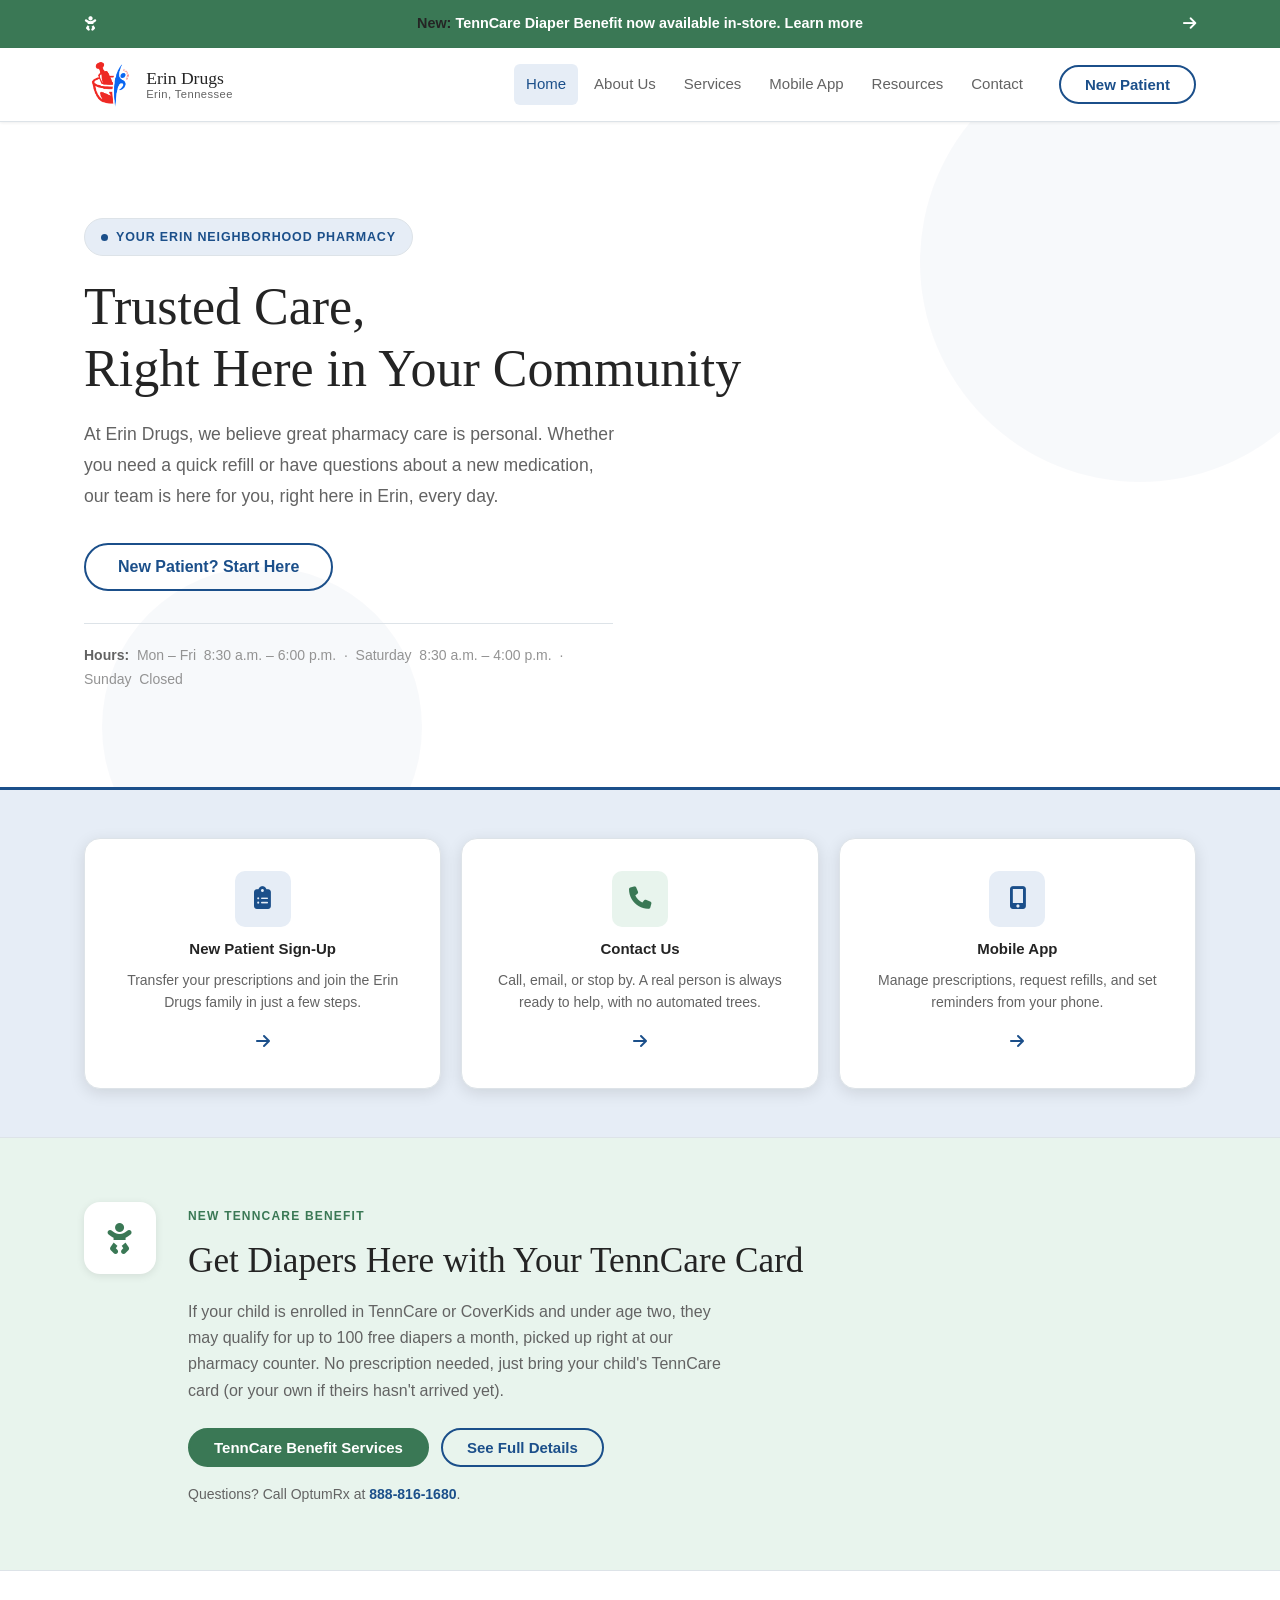
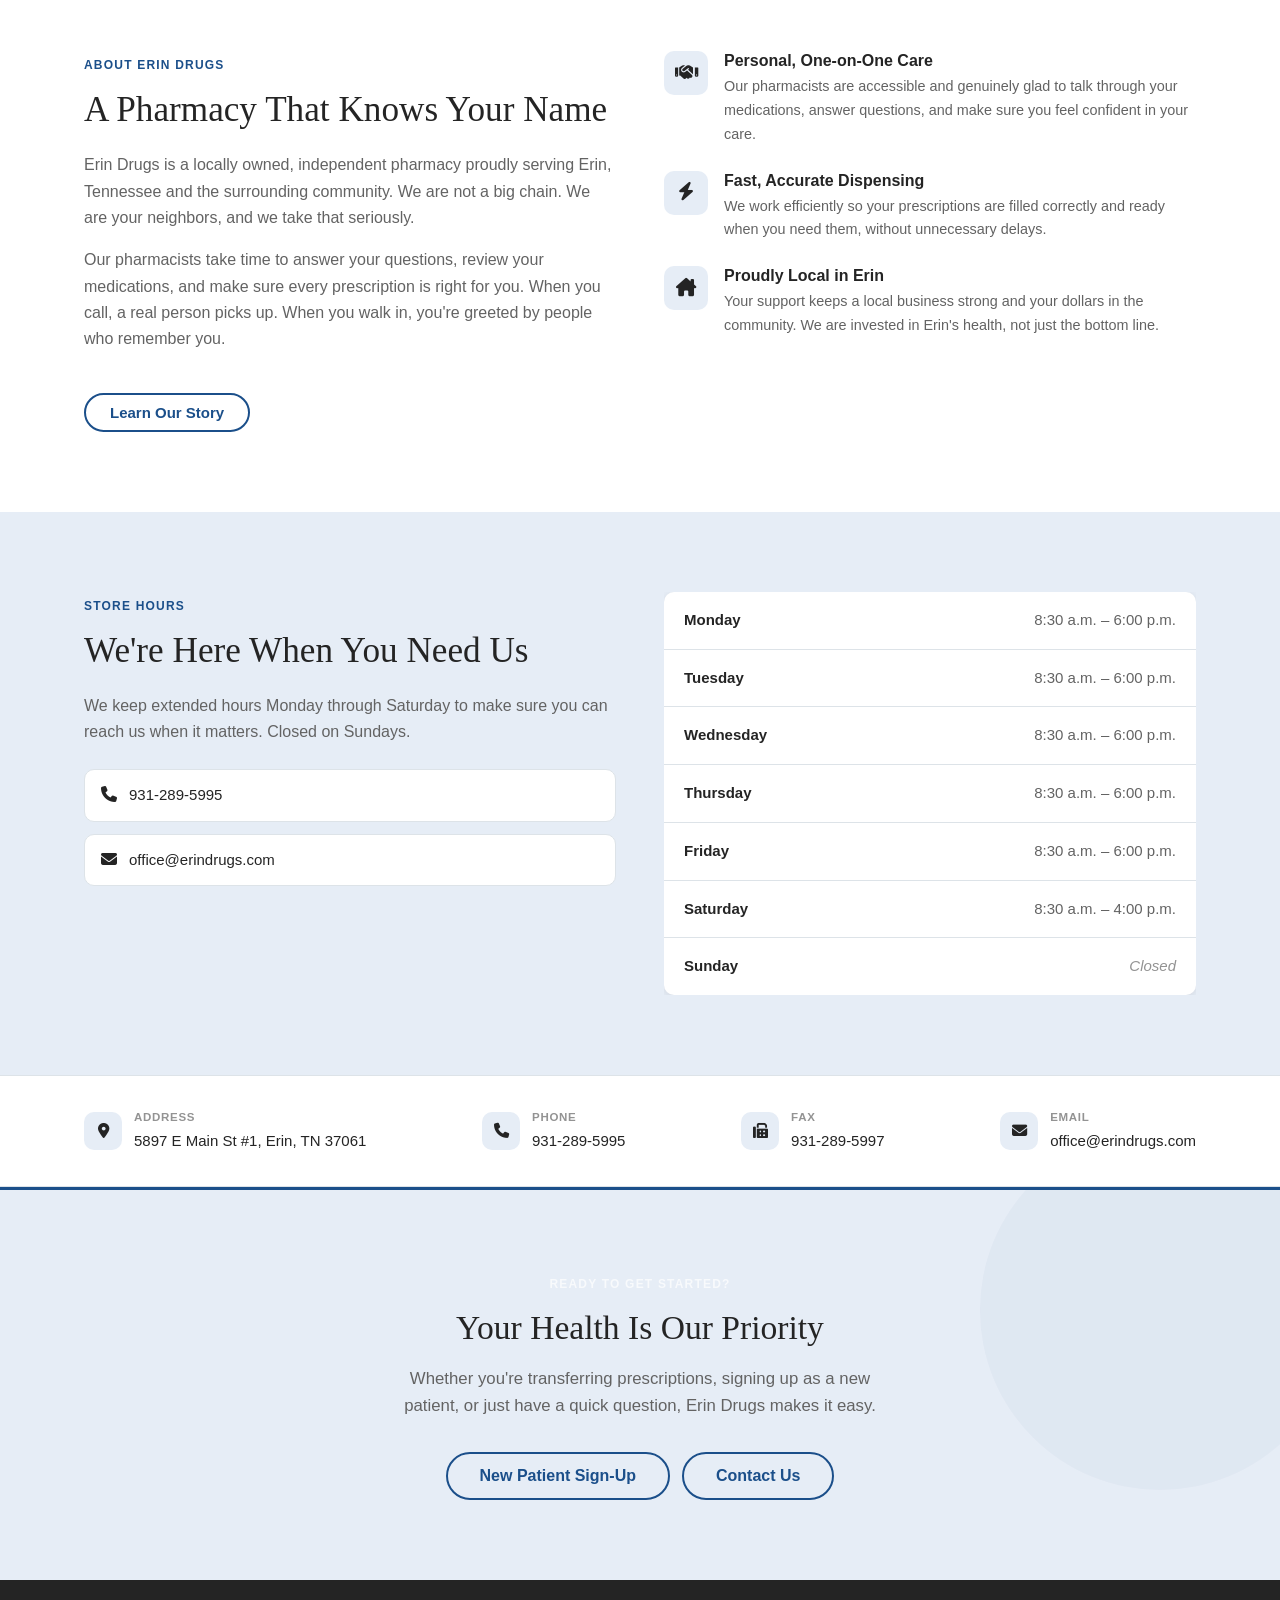
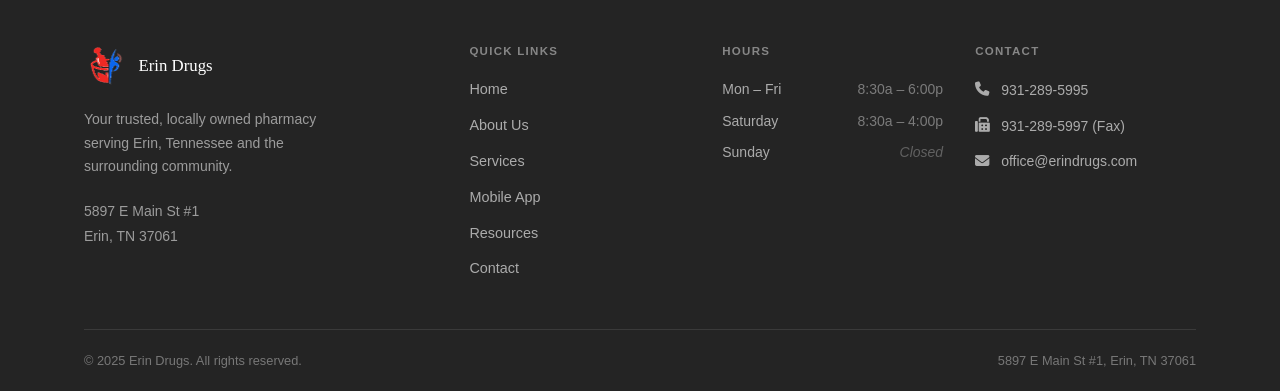
<file: index.html>
<!DOCTYPE html>
<html lang="en">
<head>
  <meta charset="UTF-8" />
  <meta name="viewport" content="width=device-width, initial-scale=1.0" />
  <meta name="description" content="Erin Drugs is your trusted, locally owned pharmacy in Erin, Tennessee. Prescription refills, medication counseling, immunizations, and more, from a team that knows you by name." />
  <title>Erin Drugs | Erin, TN</title>
  <link rel="stylesheet" href="styles.css" />
  <link rel="stylesheet" href="https://cdnjs.cloudflare.com/ajax/libs/font-awesome/6.5.1/css/all.min.css" />
</head>
<body>

  <!-- ============================================================
       ANNOUNCEMENT BAR
       ============================================================ -->
  <div class="announcement-bar">
    <a href="resources.html#tenncare-diaper-benefit" class="announcement-bar-inner container">
      <i class="fa-solid fa-baby" aria-hidden="true"></i>
      <span><strong>New:</strong> TennCare Diaper Benefit now available in-store. Learn more</span>
      <i class="fa-solid fa-arrow-right" aria-hidden="true"></i>
    </a>
  </div>
  <!-- END ANNOUNCEMENT BAR -->


  <!-- ============================================================
       SITE HEADER - repeated on every page
       ============================================================ -->
  <header class="site-header">
    <div class="container header-inner">

      <a href="index.html" class="logo" aria-label="Erin Drugs Home">
        <img src="assets/pharmacy-logo.png" alt="" class="logo-mark" />
        <div class="logo-text">
          <span class="logo-name">Erin Drugs</span>
          <span class="logo-tagline">Erin, Tennessee</span>
        </div>
      </a>

      <nav class="main-nav" id="main-nav" aria-label="Main navigation">
        <ul class="nav-list">
          <li><a href="index.html">Home</a></li>
          <li><a href="about.html">About Us</a></li>
          <li><a href="services.html">Services</a></li>
          <li><a href="mobile-app.html">Mobile App</a></li>
          <li><a href="resources.html">Resources</a></li>
          <li><a href="contact.html">Contact</a></li>
        </ul>
        <!-- These buttons are visible only in the mobile nav panel -->
        <div class="nav-mobile-actions">
          <a href="contact.html#new-patient-request" class="btn btn-outline btn-lg">New Patient Sign-Up</a>
        </div>
      </nav>

      <!-- Desktop action buttons -->
      <div class="header-actions">
        <a href="contact.html#new-patient-request" class="btn btn-outline">New Patient</a>
      </div>

      <button
        class="mobile-menu-toggle"
        id="mobile-menu-toggle"
        aria-controls="main-nav"
        aria-expanded="false"
        aria-label="Toggle navigation menu"
      >
        <span></span>
        <span></span>
        <span></span>
      </button>

    </div>
  </header>
  <!-- ============================================================
       END SITE HEADER
       ============================================================ -->


  <main>

    <!-- ────────────────────────────────────────────────────────
         HERO
         ──────────────────────────────────────────────────────── -->
    <section class="hero" aria-labelledby="hero-heading">
      <div class="container">
        <div class="hero-inner">

          <div class="hero-badge" aria-hidden="true">
            <span class="hero-badge-dot"></span>
            Your Erin Neighborhood Pharmacy
          </div>

          <h1 id="hero-heading">
            Trusted Care,<br>
            Right Here in Your Community
          </h1>

          <p class="hero-sub">
            At Erin Drugs, we believe great pharmacy care is personal.
            Whether you need a quick refill or have questions about a new
            medication, our team is here for you, right here in Erin,
            every day.
          </p>

          <div class="hero-actions">
            <a href="contact.html#new-patient-request" class="btn btn-outline btn-lg">New Patient? Start Here</a>
          </div>

          <p class="hero-note">
            <strong>Hours:</strong>&nbsp;
            Mon – Fri &nbsp;8:30 a.m. – 6:00 p.m.
            &nbsp;·&nbsp;
            Saturday &nbsp;8:30 a.m. – 4:00 p.m.
            &nbsp;·&nbsp;
            Sunday &nbsp;Closed
          </p>

        </div>
      </div>
    </section>
    <!-- END HERO -->


    <!-- ────────────────────────────────────────────────────────
         QUICK ACTION CARDS
         ──────────────────────────────────────────────────────── -->
    <section class="section section--sm section--alt" aria-label="Quick actions">
      <div class="container">
        <div class="action-cards">

          <a href="contact.html" class="action-card">
            <div class="action-card-icon action-card-icon--primary" aria-hidden="true"><i class="fa-solid fa-clipboard-list"></i></div>
            <h3>New Patient Sign-Up</h3>
            <p>Transfer your prescriptions and join the Erin Drugs family in just a few steps.</p>
            <span class="action-card-arrow" aria-hidden="true"><i class="fa-solid fa-arrow-right"></i></span>
          </a>

          <a href="contact.html" class="action-card">
            <div class="action-card-icon action-card-icon--green" aria-hidden="true"><i class="fa-solid fa-phone"></i></div>
            <h3>Contact Us</h3>
            <p>Call, email, or stop by. A real person is always ready to help, with no automated trees.</p>
            <span class="action-card-arrow" aria-hidden="true"><i class="fa-solid fa-arrow-right"></i></span>
          </a>

          <a href="mobile-app.html" class="action-card">
            <div class="action-card-icon action-card-icon--primary" aria-hidden="true"><i class="fa-solid fa-mobile-screen-button"></i></div>
            <h3>Mobile App</h3>
            <p>Manage prescriptions, request refills, and set reminders from your phone.</p>
            <span class="action-card-arrow" aria-hidden="true"><i class="fa-solid fa-arrow-right"></i></span>
          </a>

        </div>
      </div>
    </section>
    <!-- END QUICK ACTION CARDS -->


    <!-- ────────────────────────────────────────────────────────
         TENNCARE DIAPER BENEFIT CALLOUT
         ──────────────────────────────────────────────────────── -->
    <section class="benefit-callout" aria-labelledby="benefit-callout-heading">
      <div class="container benefit-callout-inner">

        <div class="benefit-callout-icon" aria-hidden="true"><i class="fa-solid fa-baby"></i></div>

        <div class="benefit-callout-body">
          <span class="section-label section-label--green">New TennCare Benefit</span>
          <h2 id="benefit-callout-heading">Get Diapers Here with Your TennCare Card</h2>
          <p>
            If your child is enrolled in TennCare or CoverKids and under age two, they may
            qualify for up to 100 free diapers a month, picked up right at our pharmacy
            counter. No prescription needed, just bring your child's TennCare card
            (or your own if theirs hasn't arrived yet).
          </p>
          <div class="benefit-callout-actions">
            <a
              href="https://www.tn.gov/tenncare/members-applicants/benefits-services/diapers.html"
              class="btn btn-green"
              target="_blank"
              rel="noopener"
            >
              TennCare Benefit Services
            </a>
            <a href="resources.html#tenncare-diaper-benefit" class="btn btn-outline">
              See Full Details
            </a>
          </div>
          <p class="benefit-callout-note">
            Questions? Call OptumRx at <a href="tel:8888161680">888-816-1680</a>.
          </p>
        </div>

      </div>
    </section>
    <!-- END TENNCARE DIAPER BENEFIT CALLOUT -->


    <!-- ────────────────────────────────────────────────────────
         WELCOME / TRUST SECTION
         ──────────────────────────────────────────────────────── -->
    <section class="section section--white" aria-labelledby="welcome-heading">
      <div class="container">
        <div class="welcome-grid">

          <div class="welcome-text">
            <span class="section-label">About Erin Drugs</span>
            <h2 id="welcome-heading">A Pharmacy That Knows Your Name</h2>
            <p>
              Erin Drugs is a locally owned, independent pharmacy proudly serving
              Erin, Tennessee and the surrounding community. We are not a big chain.
              We are your neighbors, and we take that seriously.
            </p>
            <p>
              Our pharmacists take time to answer your questions, review your medications,
              and make sure every prescription is right for you. When you call, a real person
              picks up. When you walk in, you're greeted by people who remember you.
            </p>
            <a href="about.html" class="btn btn-outline mt-6">Learn Our Story</a>
          </div>

          <div class="trust-points">

            <div class="trust-point">
              <div class="trust-point-icon" aria-hidden="true"><i class="fa-solid fa-handshake"></i></div>
              <div class="trust-point-body">
                <h4>Personal, One-on-One Care</h4>
                <p>Our pharmacists are accessible and genuinely glad to talk through your medications, answer questions, and make sure you feel confident in your care.</p>
              </div>
            </div>

            <div class="trust-point">
              <div class="trust-point-icon" aria-hidden="true"><i class="fa-solid fa-bolt"></i></div>
              <div class="trust-point-body">
                <h4>Fast, Accurate Dispensing</h4>
                <p>We work efficiently so your prescriptions are filled correctly and ready when you need them, without unnecessary delays.</p>
              </div>
            </div>

            <div class="trust-point">
              <div class="trust-point-icon" aria-hidden="true"><i class="fa-solid fa-house-chimney"></i></div>
              <div class="trust-point-body">
                <h4>Proudly Local in Erin</h4>
                <p>Your support keeps a local business strong and your dollars in the community. We are invested in Erin's health, not just the bottom line.</p>
              </div>
            </div>

          </div>

        </div>
      </div>
    </section>
    <!-- END WELCOME / TRUST SECTION -->


    <!-- ────────────────────────────────────────────────────────
         HOURS SECTION
         ──────────────────────────────────────────────────────── -->
    <section class="section section--alt" aria-labelledby="hours-heading">
      <div class="container">
        <div class="hours-grid">

          <div class="hours-info">
            <span class="section-label">Store Hours</span>
            <h2 id="hours-heading">We're Here When You Need Us</h2>
            <p>
              We keep extended hours Monday through Saturday to make sure you can reach us
              when it matters. Closed on Sundays.
            </p>
            <div class="hours-contact-links">
              <a href="tel:9312895995" class="hours-contact-link">
                <span aria-hidden="true"><i class="fa-solid fa-phone"></i></span>
                931-289-5995
              </a>
              <a href="mailto:office@erindrugs.com" class="hours-contact-link">
                <span aria-hidden="true"><i class="fa-solid fa-envelope"></i></span>
                office@erindrugs.com
              </a>
            </div>
          </div>

          <div class="hours-table-wrap">
            <table class="hours-table" aria-label="Pharmacy hours of operation">
              <tbody>
                <tr>
                  <td>Monday</td>
                  <td>8:30 a.m. – 6:00 p.m.</td>
                </tr>
                <tr>
                  <td>Tuesday</td>
                  <td>8:30 a.m. – 6:00 p.m.</td>
                </tr>
                <tr>
                  <td>Wednesday</td>
                  <td>8:30 a.m. – 6:00 p.m.</td>
                </tr>
                <tr>
                  <td>Thursday</td>
                  <td>8:30 a.m. – 6:00 p.m.</td>
                </tr>
                <tr>
                  <td>Friday</td>
                  <td>8:30 a.m. – 6:00 p.m.</td>
                </tr>
                <tr>
                  <td>Saturday</td>
                  <td>8:30 a.m. – 4:00 p.m.</td>
                </tr>
                <tr>
                  <td>Sunday</td>
                  <td class="hours-closed">Closed</td>
                </tr>
              </tbody>
            </table>
          </div>

        </div>
      </div>
    </section>
    <!-- END HOURS SECTION -->


    <!-- ────────────────────────────────────────────────────────
         CONTACT STRIP
         ──────────────────────────────────────────────────────── -->
    <div class="contact-strip" aria-label="Contact information summary">
      <div class="container">
        <div class="contact-strip-inner">

          <div class="contact-strip-item">
            <div class="contact-strip-icon" aria-hidden="true"><i class="fa-solid fa-location-dot"></i></div>
            <div>
              <strong>Address</strong>
              <span>5897 E Main St #1, Erin, TN 37061</span>
            </div>
          </div>

          <div class="contact-strip-item">
            <div class="contact-strip-icon" aria-hidden="true"><i class="fa-solid fa-phone"></i></div>
            <div>
              <strong>Phone</strong>
              <a href="tel:9312895995">931-289-5995</a>
            </div>
          </div>

          <div class="contact-strip-item">
            <div class="contact-strip-icon" aria-hidden="true"><i class="fa-solid fa-fax"></i></div>
            <div>
              <strong>Fax</strong>
              <span>931-289-5997</span>
            </div>
          </div>

          <div class="contact-strip-item">
            <div class="contact-strip-icon" aria-hidden="true"><i class="fa-solid fa-envelope"></i></div>
            <div>
              <strong>Email</strong>
              <a href="mailto:office@erindrugs.com">office@erindrugs.com</a>
            </div>
          </div>

        </div>
      </div>
    </div>
    <!-- END CONTACT STRIP -->


    <!-- ────────────────────────────────────────────────────────
         CTA STRIP
         ──────────────────────────────────────────────────────── -->
    <section class="cta-strip" aria-labelledby="cta-heading">
      <div class="container">
        <span class="section-label section-label--light">Ready to Get Started?</span>
        <h2 id="cta-heading">Your Health Is Our Priority</h2>
        <p>
          Whether you're transferring prescriptions, signing up as a new patient, or just
          have a quick question, Erin Drugs makes it easy.
        </p>
        <div class="btn-group">
          <a href="contact.html#new-patient-request" class="btn btn-outline btn-lg">New Patient Sign-Up</a>
          <a href="contact.html" class="btn btn-outline btn-lg">Contact Us</a>
        </div>
      </div>
    </section>
    <!-- END CTA STRIP -->

  </main>


  <!-- ============================================================
       SITE FOOTER - repeated on every page
       ============================================================ -->
  <footer class="site-footer" aria-label="Site footer">
    <div class="container">
      <div class="footer-grid">

        <div class="footer-col">
          <a href="index.html" class="footer-logo" aria-label="Erin Drugs Home">
            <img src="assets/pharmacy-logo.png" alt="" class="footer-logo-mark" />
            <span class="footer-logo-name">Erin Drugs</span>
          </a>
          <p class="footer-tagline">
            Your trusted, locally owned pharmacy serving Erin, Tennessee
            and the surrounding community.
          </p>
          <address class="footer-address">
            5897 E Main St #1<br>
            Erin, TN 37061
          </address>
        </div>

        <div class="footer-col">
          <h4>Quick Links</h4>
          <nav class="footer-links" aria-label="Footer navigation">
            <a href="index.html">Home</a>
            <a href="about.html">About Us</a>
            <a href="services.html">Services</a>
            <a href="mobile-app.html">Mobile App</a>
            <a href="resources.html">Resources</a>
            <a href="contact.html">Contact</a>
          </nav>
        </div>

        <div class="footer-col">
          <h4>Hours</h4>
          <div class="footer-hours">
            <div class="footer-hours-row">
              <span>Mon – Fri</span>
              <span>8:30a – 6:00p</span>
            </div>
            <div class="footer-hours-row">
              <span>Saturday</span>
              <span>8:30a – 4:00p</span>
            </div>
            <div class="footer-hours-row">
              <span>Sunday</span>
              <span class="closed">Closed</span>
            </div>
          </div>
        </div>

        <div class="footer-col">
          <h4>Contact</h4>
          <div class="footer-contact-links">
            <a href="tel:9312895995" class="footer-contact-link">
              <span aria-hidden="true"><i class="fa-solid fa-phone"></i></span> 931-289-5995
            </a>
            <a href="tel:9312895997" class="footer-contact-link">
              <span aria-hidden="true"><i class="fa-solid fa-fax"></i></span> 931-289-5997 (Fax)
            </a>
            <a href="mailto:office@erindrugs.com" class="footer-contact-link">
              <span aria-hidden="true"><i class="fa-solid fa-envelope"></i></span> office@erindrugs.com
            </a>
          </div>
        </div>

      </div>

      <div class="footer-bottom">
        <span>&copy; 2025 Erin Drugs. All rights reserved.</span>
        <span>5897 E Main St #1, Erin, TN 37061</span>
      </div>
    </div>
  </footer>
  <!-- ============================================================
       END SITE FOOTER
       ============================================================ -->


  <script src="script.js"></script>
</body>
</html>
</file>
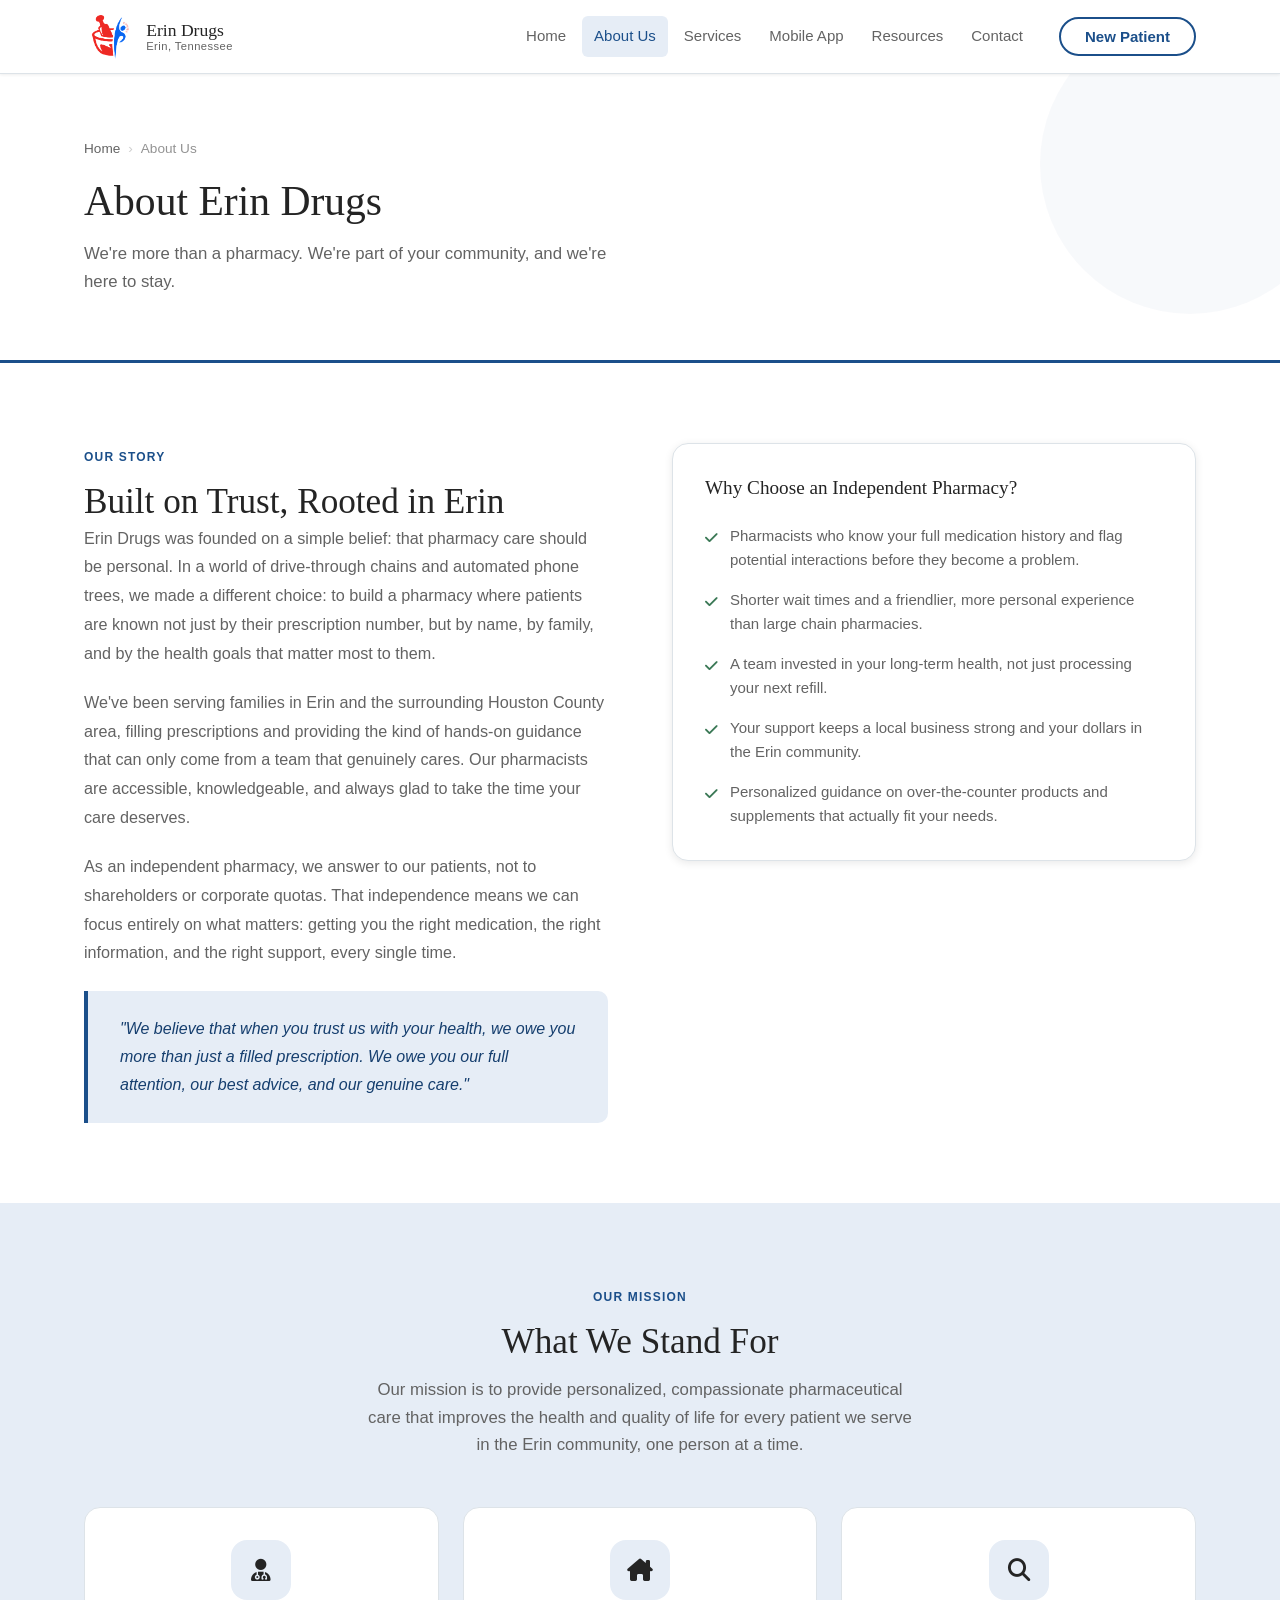
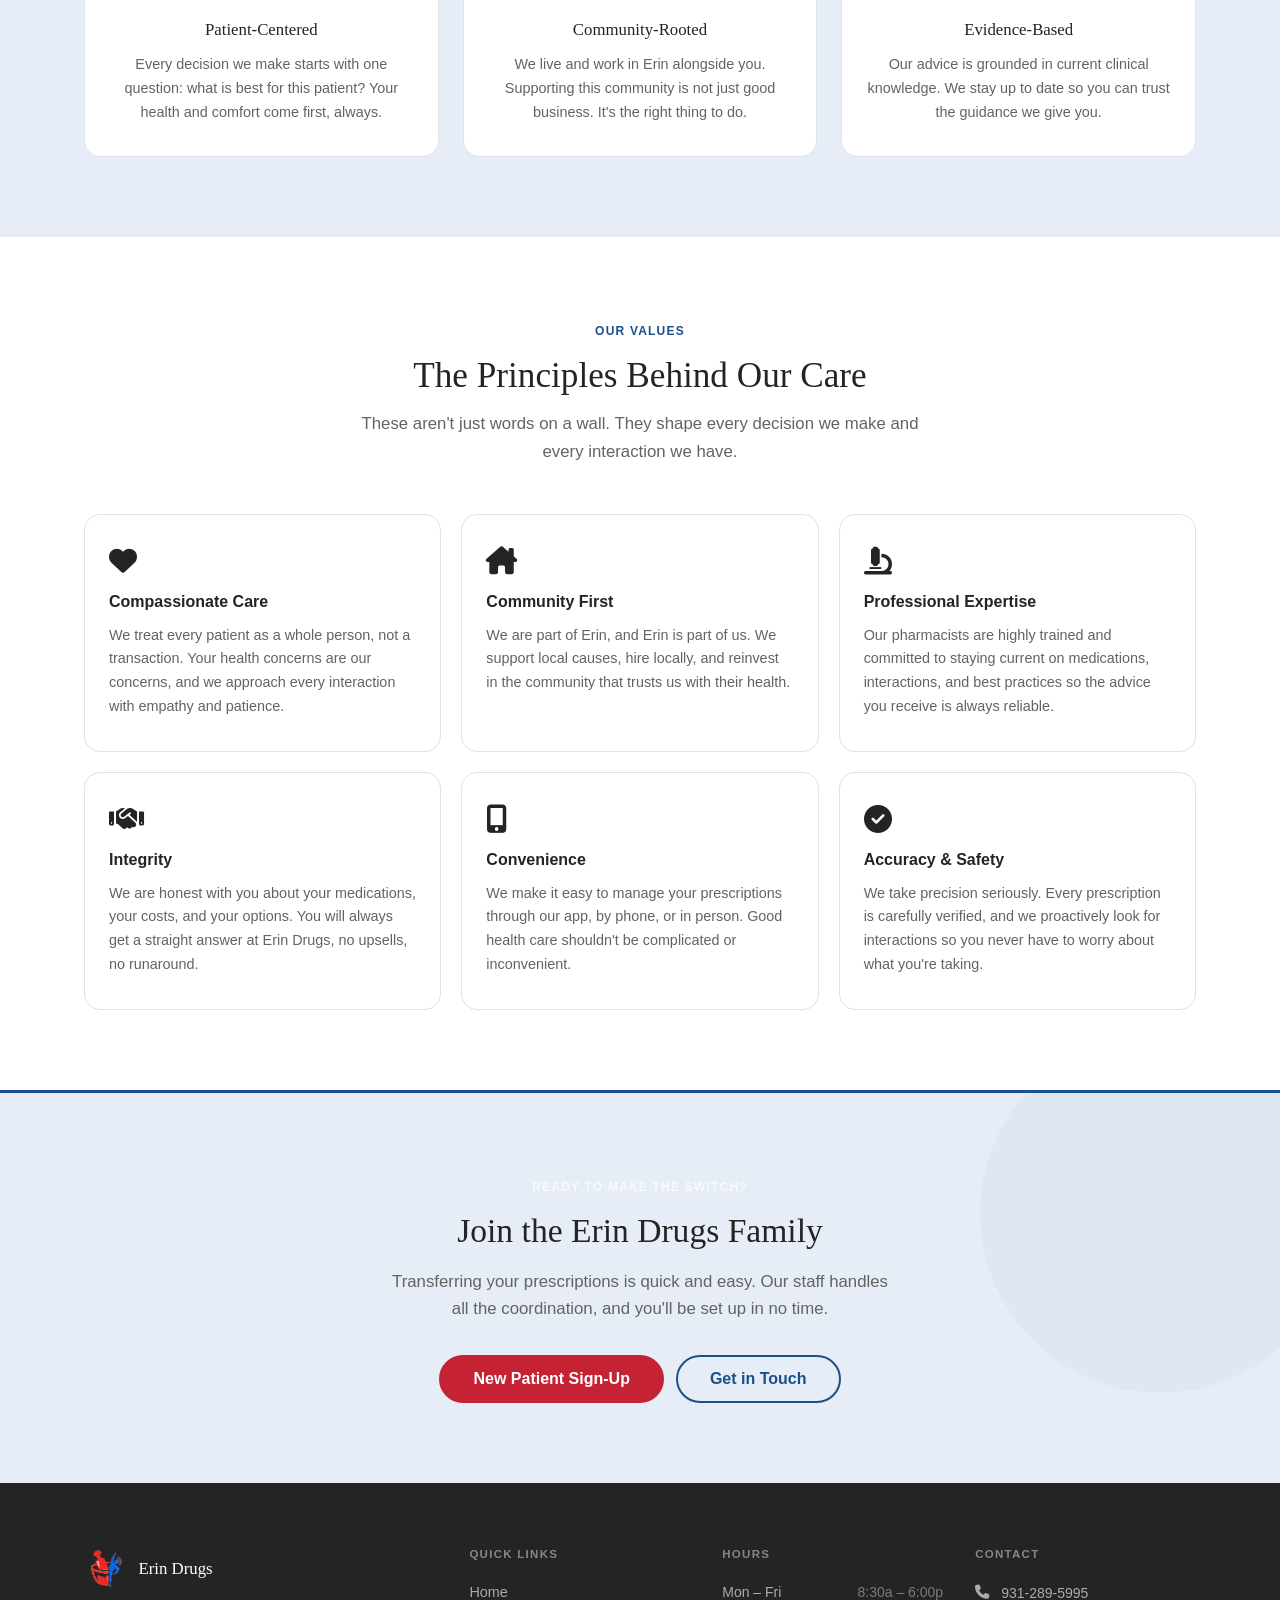
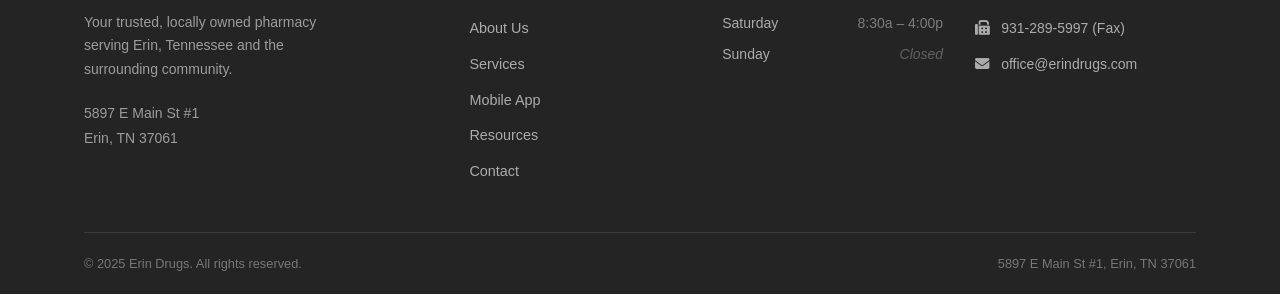
<file: about.html>
<!DOCTYPE html>
<html lang="en">
<head>
  <meta charset="UTF-8" />
  <meta name="viewport" content="width=device-width, initial-scale=1.0" />
  <meta name="description" content="Learn about Erin Drugs, a locally owned, community-focused pharmacy in Erin, Tennessee. Our story, mission, and core values." />
  <title>About Us | Erin Drugs</title>
  <link rel="stylesheet" href="styles.css" />
  <link rel="stylesheet" href="https://cdnjs.cloudflare.com/ajax/libs/font-awesome/6.5.1/css/all.min.css" />
</head>
<body>

  <!-- ============================================================
       SITE HEADER
       ============================================================ -->
  <header class="site-header">
    <div class="container header-inner">

      <a href="index.html" class="logo" aria-label="Erin Drugs Home">
        <img src="assets/pharmacy-logo.png" alt="" class="logo-mark" />
        <div class="logo-text">
          <span class="logo-name">Erin Drugs</span>
          <span class="logo-tagline">Erin, Tennessee</span>
        </div>
      </a>

      <nav class="main-nav" id="main-nav" aria-label="Main navigation">
        <ul class="nav-list">
          <li><a href="index.html">Home</a></li>
          <li><a href="about.html">About Us</a></li>
          <li><a href="services.html">Services</a></li>
          <li><a href="mobile-app.html">Mobile App</a></li>
          <li><a href="resources.html">Resources</a></li>
          <li><a href="contact.html">Contact</a></li>
        </ul>
        <div class="nav-mobile-actions">
          <a href="contact.html#new-patient-request" class="btn btn-outline btn-lg">New Patient Sign-Up</a>
        </div>
      </nav>

      <div class="header-actions">
        <a href="contact.html#new-patient-request" class="btn btn-outline">New Patient</a>
      </div>

      <button
        class="mobile-menu-toggle"
        id="mobile-menu-toggle"
        aria-controls="main-nav"
        aria-expanded="false"
        aria-label="Toggle navigation menu"
      >
        <span></span>
        <span></span>
        <span></span>
      </button>

    </div>
  </header>
  <!-- END SITE HEADER -->


  <main>

    <!-- ────────────────────────────────────────────────────────
         PAGE HERO
         ──────────────────────────────────────────────────────── -->
    <section class="page-hero" aria-labelledby="page-title">
      <div class="container page-hero-inner">
        <nav class="breadcrumb" aria-label="Breadcrumb">
          <a href="index.html">Home</a>
          <span class="breadcrumb-sep" aria-hidden="true">›</span>
          <span aria-current="page">About Us</span>
        </nav>
        <h1 id="page-title">About Erin Drugs</h1>
        <p>We're more than a pharmacy. We're part of your community, and we're here to stay.</p>
      </div>
    </section>
    <!-- END PAGE HERO -->


    <!-- ────────────────────────────────────────────────────────
         OUR STORY
         ──────────────────────────────────────────────────────── -->
    <section class="section section--white" aria-labelledby="story-heading">
      <div class="container">
        <div class="story-grid">

          <div class="prose">
            <span class="section-label">Our Story</span>
            <h2 id="story-heading">Built on Trust, Rooted in Erin</h2>
            <p>
              Erin Drugs was founded on a simple belief: that pharmacy care should be
              personal. In a world of drive-through chains and automated phone trees, we made
              a different choice: to build a pharmacy where patients are known not just by their
              prescription number, but by name, by family, and by the health goals that matter most
              to them.
            </p>
            <p>
              We've been serving families in Erin and the surrounding Houston County area,
              filling prescriptions and providing the kind of hands-on guidance that can only come
              from a team that genuinely cares. Our pharmacists are accessible, knowledgeable, and
              always glad to take the time your care deserves.
            </p>
            <p>
              As an independent pharmacy, we answer to our patients, not to shareholders or
              corporate quotas. That independence means we can focus entirely on what matters:
              getting you the right medication, the right information, and the right support,
              every single time.
            </p>

            <div class="story-callout">
              <p>
                "We believe that when you trust us with your health, we owe you more than just
                a filled prescription. We owe you our full attention, our best advice, and our
                genuine care."
              </p>
            </div>
          </div>

          <div>
            <div class="story-aside">
              <h3>Why Choose an Independent Pharmacy?</h3>
              <ul class="aside-list">
                <li class="aside-list-item">Pharmacists who know your full medication history and flag potential interactions before they become a problem.</li>
                <li class="aside-list-item">Shorter wait times and a friendlier, more personal experience than large chain pharmacies.</li>
                <li class="aside-list-item">A team invested in your long-term health, not just processing your next refill.</li>
                <li class="aside-list-item">Your support keeps a local business strong and your dollars in the Erin community.</li>
                <li class="aside-list-item">Personalized guidance on over-the-counter products and supplements that actually fit your needs.</li>
              </ul>
            </div>
          </div>

        </div>
      </div>
    </section>
    <!-- END OUR STORY -->


    <!-- ────────────────────────────────────────────────────────
         MISSION
         ──────────────────────────────────────────────────────── -->
    <section class="section section--alt" aria-labelledby="mission-heading">
      <div class="container">
        <div class="section-header section-header--center">
          <span class="section-label">Our Mission</span>
          <h2 id="mission-heading">What We Stand For</h2>
          <p>
            Our mission is to provide personalized, compassionate pharmaceutical care
            that improves the health and quality of life for every patient we serve in
            the Erin community, one person at a time.
          </p>
        </div>

        <div class="grid-3">

          <div class="feature-card">
            <div class="feature-card-icon" aria-hidden="true"><i class="fa-solid fa-user-doctor"></i></div>
            <h3>Patient-Centered</h3>
            <p>
              Every decision we make starts with one question: what is best for this
              patient? Your health and comfort come first, always.
            </p>
          </div>

          <div class="feature-card">
            <div class="feature-card-icon" aria-hidden="true"><i class="fa-solid fa-house-chimney"></i></div>
            <h3>Community-Rooted</h3>
            <p>
              We live and work in Erin alongside you. Supporting this community
              is not just good business. It's the right thing to do.
            </p>
          </div>

          <div class="feature-card">
            <div class="feature-card-icon" aria-hidden="true"><i class="fa-solid fa-magnifying-glass"></i></div>
            <h3>Evidence-Based</h3>
            <p>
              Our advice is grounded in current clinical knowledge. We stay up to date
              so you can trust the guidance we give you.
            </p>
          </div>

        </div>
      </div>
    </section>
    <!-- END MISSION -->


    <!-- ────────────────────────────────────────────────────────
         VALUES
         ──────────────────────────────────────────────────────── -->
    <section class="section section--white" aria-labelledby="values-heading">
      <div class="container">
        <div class="section-header section-header--center">
          <span class="section-label">Our Values</span>
          <h2 id="values-heading">The Principles Behind Our Care</h2>
          <p>These aren't just words on a wall. They shape every decision we make and every interaction we have.</p>
        </div>

        <div class="value-cards">

          <div class="value-card">
            <span class="value-card-icon" aria-hidden="true"><i class="fa-solid fa-heart"></i></span>
            <h3>Compassionate Care</h3>
            <p>We treat every patient as a whole person, not a transaction. Your health concerns are our concerns, and we approach every interaction with empathy and patience.</p>
          </div>

          <div class="value-card">
            <span class="value-card-icon" aria-hidden="true"><i class="fa-solid fa-house-chimney"></i></span>
            <h3>Community First</h3>
            <p>We are part of Erin, and Erin is part of us. We support local causes, hire locally, and reinvest in the community that trusts us with their health.</p>
          </div>

          <div class="value-card">
            <span class="value-card-icon" aria-hidden="true"><i class="fa-solid fa-microscope"></i></span>
            <h3>Professional Expertise</h3>
            <p>Our pharmacists are highly trained and committed to staying current on medications, interactions, and best practices so the advice you receive is always reliable.</p>
          </div>

          <div class="value-card">
            <span class="value-card-icon" aria-hidden="true"><i class="fa-solid fa-handshake"></i></span>
            <h3>Integrity</h3>
            <p>We are honest with you about your medications, your costs, and your options. You will always get a straight answer at Erin Drugs, no upsells, no runaround.</p>
          </div>

          <div class="value-card">
            <span class="value-card-icon" aria-hidden="true"><i class="fa-solid fa-mobile-screen-button"></i></span>
            <h3>Convenience</h3>
            <p>We make it easy to manage your prescriptions through our app, by phone, or in person. Good health care shouldn't be complicated or inconvenient.</p>
          </div>

          <div class="value-card">
            <span class="value-card-icon" aria-hidden="true"><i class="fa-solid fa-circle-check"></i></span>
            <h3>Accuracy & Safety</h3>
            <p>We take precision seriously. Every prescription is carefully verified, and we proactively look for interactions so you never have to worry about what you're taking.</p>
          </div>

        </div>
      </div>
    </section>
    <!-- END VALUES -->


    <!-- ────────────────────────────────────────────────────────
         CTA STRIP
         ──────────────────────────────────────────────────────── -->
    <section class="cta-strip" aria-labelledby="about-cta-heading">
      <div class="container">
        <span class="section-label section-label--light">Ready to Make the Switch?</span>
        <h2 id="about-cta-heading">Join the Erin Drugs Family</h2>
        <p>
          Transferring your prescriptions is quick and easy. Our staff handles all the
          coordination, and you'll be set up in no time.
        </p>
        <div class="btn-group">
          <a href="contact.html#new-patient-request" class="btn btn-accent btn-lg">New Patient Sign-Up</a>
          <a href="contact.html" class="btn btn-outline btn-lg">Get in Touch</a>
        </div>
      </div>
    </section>
    <!-- END CTA STRIP -->

  </main>


  <!-- ============================================================
       SITE FOOTER
       ============================================================ -->
  <footer class="site-footer" aria-label="Site footer">
    <div class="container">
      <div class="footer-grid">

        <div class="footer-col">
          <a href="index.html" class="footer-logo" aria-label="Erin Drugs Home">
            <img src="assets/pharmacy-logo.png" alt="" class="footer-logo-mark" />
            <span class="footer-logo-name">Erin Drugs</span>
          </a>
          <p class="footer-tagline">
            Your trusted, locally owned pharmacy serving Erin, Tennessee
            and the surrounding community.
          </p>
          <address class="footer-address">
            5897 E Main St #1<br>
            Erin, TN 37061
          </address>
        </div>

        <div class="footer-col">
          <h4>Quick Links</h4>
          <nav class="footer-links" aria-label="Footer navigation">
            <a href="index.html">Home</a>
            <a href="about.html">About Us</a>
            <a href="services.html">Services</a>
            <a href="mobile-app.html">Mobile App</a>
            <a href="resources.html">Resources</a>
            <a href="contact.html">Contact</a>
          </nav>
        </div>

        <div class="footer-col">
          <h4>Hours</h4>
          <div class="footer-hours">
            <div class="footer-hours-row">
              <span>Mon – Fri</span>
              <span>8:30a – 6:00p</span>
            </div>
            <div class="footer-hours-row">
              <span>Saturday</span>
              <span>8:30a – 4:00p</span>
            </div>
            <div class="footer-hours-row">
              <span>Sunday</span>
              <span class="closed">Closed</span>
            </div>
          </div>
        </div>

        <div class="footer-col">
          <h4>Contact</h4>
          <div class="footer-contact-links">
            <a href="tel:9312895995" class="footer-contact-link">
              <span aria-hidden="true"><i class="fa-solid fa-phone"></i></span> 931-289-5995
            </a>
            <a href="tel:9312895997" class="footer-contact-link">
              <span aria-hidden="true"><i class="fa-solid fa-fax"></i></span> 931-289-5997 (Fax)
            </a>
            <a href="mailto:office@erindrugs.com" class="footer-contact-link">
              <span aria-hidden="true"><i class="fa-solid fa-envelope"></i></span> office@erindrugs.com
            </a>
          </div>
        </div>

      </div>

      <div class="footer-bottom">
        <span>&copy; 2025 Erin Drugs. All rights reserved.</span>
        <span>5897 E Main St #1, Erin, TN 37061</span>
      </div>
    </div>
  </footer>
  <!-- END SITE FOOTER -->


  <script src="script.js"></script>
</body>
</html>
</file>
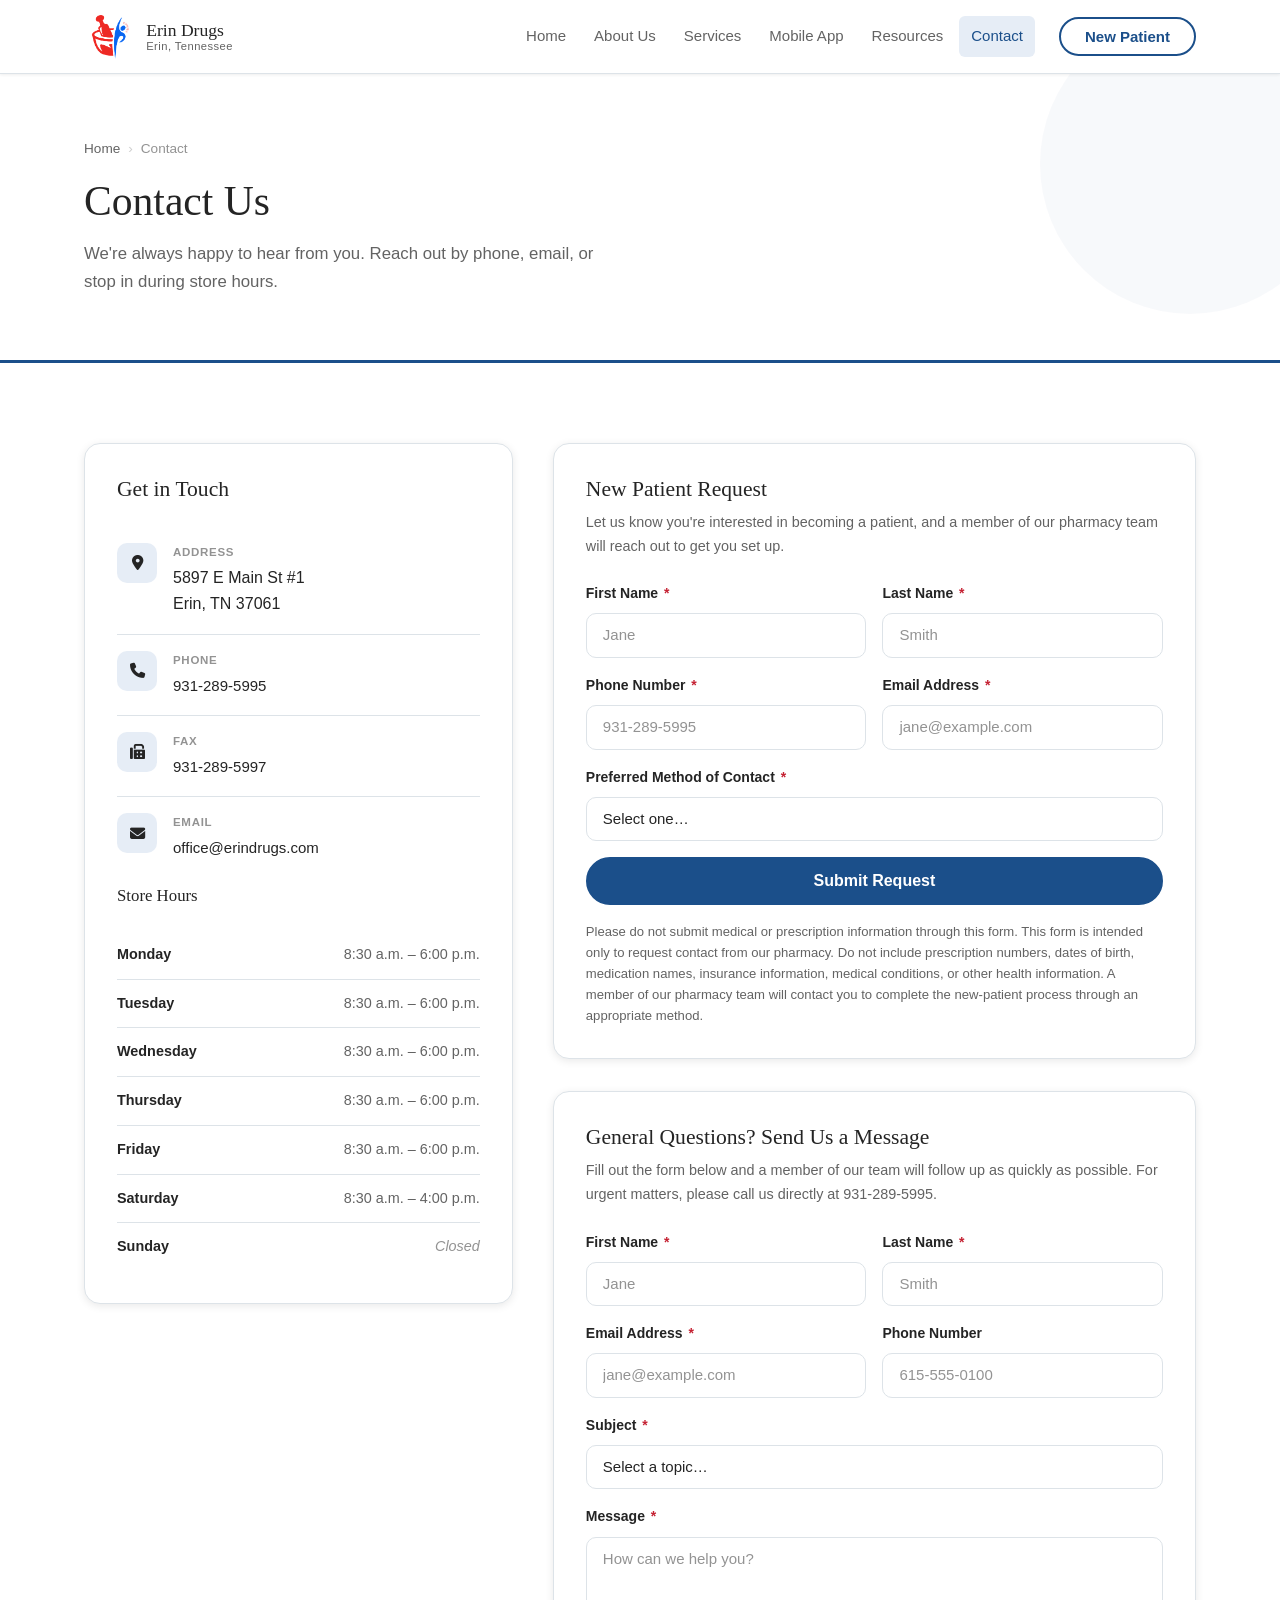
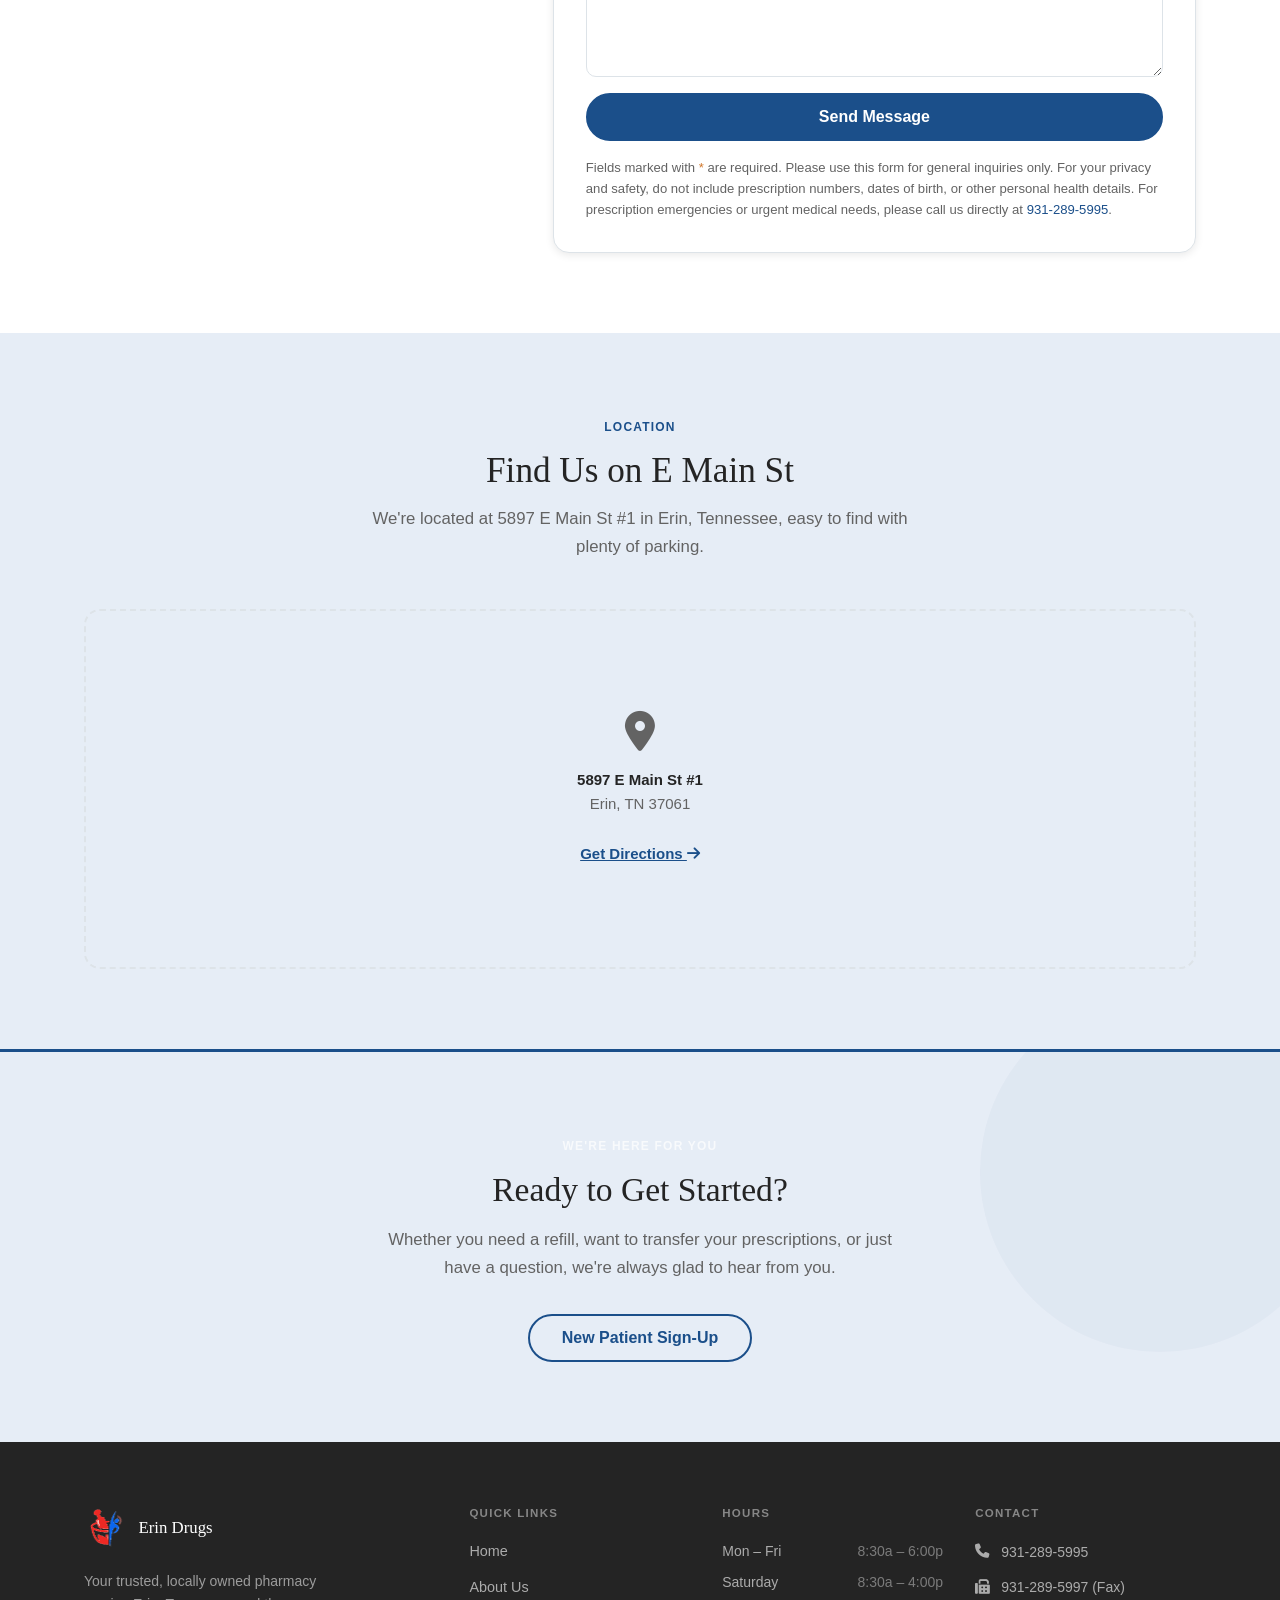
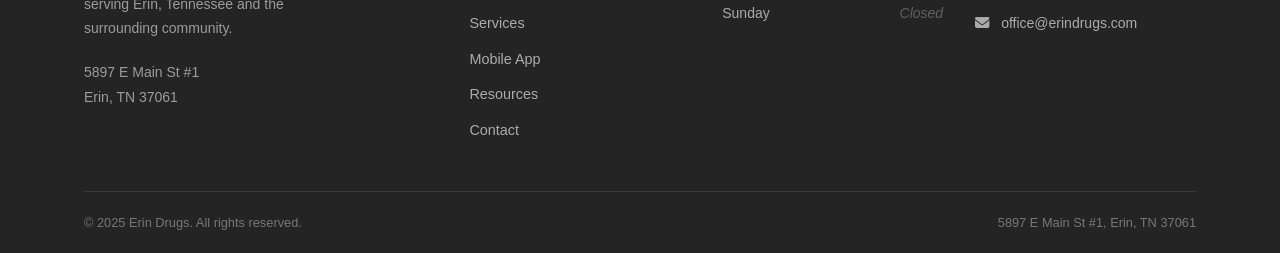
<file: contact.html>
<!DOCTYPE html>
<html lang="en">
<head>
  <meta charset="UTF-8" />
  <meta name="viewport" content="width=device-width, initial-scale=1.0" />
  <meta name="description" content="Contact Erin Drugs in Erin, TN. Address: 5897 E Main St #1. Phone: 931-289-5995. Hours: Mon–Fri 8:30am–6pm, Sat 8:30am–4pm." />
  <title>Contact Us | Erin Drugs</title>
  <link rel="stylesheet" href="styles.css" />
  <link rel="stylesheet" href="https://cdnjs.cloudflare.com/ajax/libs/font-awesome/6.5.1/css/all.min.css" />
</head>
<body>

  <!-- ============================================================
       SITE HEADER
       ============================================================ -->
  <header class="site-header">
    <div class="container header-inner">

      <a href="index.html" class="logo" aria-label="Erin Drugs Home">
        <img src="assets/pharmacy-logo.png" alt="" class="logo-mark" />
        <div class="logo-text">
          <span class="logo-name">Erin Drugs</span>
          <span class="logo-tagline">Erin, Tennessee</span>
        </div>
      </a>

      <nav class="main-nav" id="main-nav" aria-label="Main navigation">
        <ul class="nav-list">
          <li><a href="index.html">Home</a></li>
          <li><a href="about.html">About Us</a></li>
          <li><a href="services.html">Services</a></li>
          <li><a href="mobile-app.html">Mobile App</a></li>
          <li><a href="resources.html">Resources</a></li>
          <li><a href="contact.html">Contact</a></li>
        </ul>
        <div class="nav-mobile-actions">
          <a href="contact.html#new-patient-request" class="btn btn-outline btn-lg">New Patient Sign-Up</a>
        </div>
      </nav>

      <div class="header-actions">
        <a href="contact.html#new-patient-request" class="btn btn-outline">New Patient</a>
      </div>

      <button
        class="mobile-menu-toggle"
        id="mobile-menu-toggle"
        aria-controls="main-nav"
        aria-expanded="false"
        aria-label="Toggle navigation menu"
      >
        <span></span>
        <span></span>
        <span></span>
      </button>

    </div>
  </header>
  <!-- END SITE HEADER -->


  <main>

    <!-- ────────────────────────────────────────────────────────
         PAGE HERO
         ──────────────────────────────────────────────────────── -->
    <section class="page-hero" aria-labelledby="page-title">
      <div class="container page-hero-inner">
        <nav class="breadcrumb" aria-label="Breadcrumb">
          <a href="index.html">Home</a>
          <span class="breadcrumb-sep" aria-hidden="true">›</span>
          <span aria-current="page">Contact</span>
        </nav>
        <h1 id="page-title">Contact Us</h1>
        <p>We're always happy to hear from you. Reach out by phone, email, or stop in during store hours.</p>
      </div>
    </section>
    <!-- END PAGE HERO -->


    <!-- ────────────────────────────────────────────────────────
         CONTACT INFO + FORM
         ──────────────────────────────────────────────────────── -->
    <section class="section section--white" aria-labelledby="contact-info-heading">
      <div class="container">
        <div class="contact-page-grid">

          <!-- Contact Info Block -->
          <div class="contact-info-block">
            <h2 id="contact-info-heading">Get in Touch</h2>

            <div class="contact-detail">
              <div class="contact-detail-icon" aria-hidden="true"><i class="fa-solid fa-location-dot"></i></div>
              <div class="contact-detail-body">
                <strong>Address</strong>
                <address style="font-style: normal;">
                  5897 E Main St #1<br>
                  Erin, TN 37061
                </address>
              </div>
            </div>

            <div class="contact-detail">
              <div class="contact-detail-icon" aria-hidden="true"><i class="fa-solid fa-phone"></i></div>
              <div class="contact-detail-body">
                <strong>Phone</strong>
                <a href="tel:9312895995">931-289-5995</a>
              </div>
            </div>

            <div class="contact-detail">
              <div class="contact-detail-icon" aria-hidden="true"><i class="fa-solid fa-fax"></i></div>
              <div class="contact-detail-body">
                <strong>Fax</strong>
                <span>931-289-5997</span>
              </div>
            </div>

            <div class="contact-detail">
              <div class="contact-detail-icon" aria-hidden="true"><i class="fa-solid fa-envelope"></i></div>
              <div class="contact-detail-body">
                <strong>Email</strong>
                <a href="mailto:office@erindrugs.com">office@erindrugs.com</a>
              </div>
            </div>

            <!-- Hours sub-table -->
            <h3 style="font-size: 1.05rem; margin-top: 1.5rem; margin-bottom: 0.5rem;">Store Hours</h3>
            <table class="hours-contact-table" aria-label="Store hours">
              <tbody>
                <tr>
                  <td>Monday</td>
                  <td>8:30 a.m. – 6:00 p.m.</td>
                </tr>
                <tr>
                  <td>Tuesday</td>
                  <td>8:30 a.m. – 6:00 p.m.</td>
                </tr>
                <tr>
                  <td>Wednesday</td>
                  <td>8:30 a.m. – 6:00 p.m.</td>
                </tr>
                <tr>
                  <td>Thursday</td>
                  <td>8:30 a.m. – 6:00 p.m.</td>
                </tr>
                <tr>
                  <td>Friday</td>
                  <td>8:30 a.m. – 6:00 p.m.</td>
                </tr>
                <tr>
                  <td>Saturday</td>
                  <td>8:30 a.m. – 4:00 p.m.</td>
                </tr>
                <tr>
                  <td>Sunday</td>
                  <td style="color: #939393; font-style: italic;">Closed</td>
                </tr>
              </tbody>
            </table>
          </div>
          <!-- End Contact Info Block -->


          <div class="contact-forms-stack">

          <!-- New Patient Request Form -->
          <div class="contact-form-wrap" id="new-patient-request" role="region" aria-labelledby="new-patient-heading">
            <h2 id="new-patient-heading">New Patient Request</h2>
            <p>
              Let us know you're interested in becoming a patient, and a member of our
              pharmacy team will reach out to get you set up.
            </p>

            <!-- New patient request form. Submits via FormSubmit (https://formsubmit.co). -->
            <form
              data-ajax-form
              action="https://formsubmit.co/office@erindrugs.com"
              method="POST"
              aria-label="New patient request form"
              novalidate
            >
              <input type="hidden" name="_subject" value="New patient request from the Erin Drugs website" />
              <input type="hidden" name="_template" value="table" />
              <input type="hidden" name="_captcha" value="false" />
              <!-- Honeypot: leave empty. Bot submissions that fill this are rejected. -->
              <input type="text" name="_honey" style="display:none;" tabindex="-1" autocomplete="off" aria-hidden="true" />

              <div class="form-row">
                <div class="form-group">
                  <label class="form-label" for="np-first-name">
                    First Name <span aria-hidden="true">*</span>
                  </label>
                  <input
                    class="form-input"
                    type="text"
                    id="np-first-name"
                    name="first_name"
                    placeholder="Jane"
                    required
                    autocomplete="given-name"
                  />
                </div>
                <div class="form-group">
                  <label class="form-label" for="np-last-name">
                    Last Name <span aria-hidden="true">*</span>
                  </label>
                  <input
                    class="form-input"
                    type="text"
                    id="np-last-name"
                    name="last_name"
                    placeholder="Smith"
                    required
                    autocomplete="family-name"
                  />
                </div>
              </div>

              <div class="form-row">
                <div class="form-group">
                  <label class="form-label" for="np-phone">
                    Phone Number <span aria-hidden="true">*</span>
                  </label>
                  <input
                    class="form-input"
                    type="tel"
                    id="np-phone"
                    name="phone"
                    placeholder="931-289-5995"
                    required
                    autocomplete="tel"
                  />
                </div>
                <div class="form-group">
                  <label class="form-label" for="np-email">
                    Email Address <span aria-hidden="true">*</span>
                  </label>
                  <input
                    class="form-input"
                    type="email"
                    id="np-email"
                    name="email"
                    placeholder="jane@example.com"
                    required
                    autocomplete="email"
                  />
                </div>
              </div>

              <div class="form-group">
                <label class="form-label" for="np-preferred-contact">
                  Preferred Method of Contact <span aria-hidden="true">*</span>
                </label>
                <select class="form-select" id="np-preferred-contact" name="preferred_contact" required>
                  <option value="" disabled selected>Select one…</option>
                  <option value="phone">Phone Call</option>
                  <option value="text">Text Message</option>
                  <option value="email">Email</option>
                </select>
              </div>

              <button type="submit" class="btn btn-primary btn-lg" style="width: 100%;">
                Submit Request
              </button>

              <p class="form-status" role="status" aria-live="polite" hidden></p>

              <p class="form-note">
                Please do not submit medical or prescription information through this form.
                This form is intended only to request contact from our pharmacy. Do not
                include prescription numbers, dates of birth, medication names, insurance
                information, medical conditions, or other health information. A member of
                our pharmacy team will contact you to complete the new-patient process
                through an appropriate method.
              </p>

            </form>
          </div>
          <!-- End New Patient Request Form -->


          <!-- Contact Form -->
          <div class="contact-form-wrap" role="region" aria-labelledby="form-heading">
            <h2 id="form-heading">General Questions? Send Us a Message</h2>
            <p>
              Fill out the form below and a member of our team will follow up as quickly
              as possible. For urgent matters, please call us directly at 931-289-5995.
            </p>

            <!-- Contact form. Submits via FormSubmit (https://formsubmit.co). -->
            <form
              data-ajax-form
              action="https://formsubmit.co/office@erindrugs.com"
              method="POST"
              aria-label="Contact form"
              novalidate
            >
              <input type="hidden" name="_subject" value="New message from the Erin Drugs website" />
              <input type="hidden" name="_template" value="table" />
              <input type="hidden" name="_captcha" value="false" />
              <!-- Honeypot: leave empty. Bot submissions that fill this are rejected. -->
              <input type="text" name="_honey" style="display:none;" tabindex="-1" autocomplete="off" aria-hidden="true" />

              <div class="form-row">
                <div class="form-group">
                  <label class="form-label" for="first-name">
                    First Name <span aria-hidden="true">*</span>
                  </label>
                  <input
                    class="form-input"
                    type="text"
                    id="first-name"
                    name="first_name"
                    placeholder="Jane"
                    required
                    autocomplete="given-name"
                  />
                </div>
                <div class="form-group">
                  <label class="form-label" for="last-name">
                    Last Name <span aria-hidden="true">*</span>
                  </label>
                  <input
                    class="form-input"
                    type="text"
                    id="last-name"
                    name="last_name"
                    placeholder="Smith"
                    required
                    autocomplete="family-name"
                  />
                </div>
              </div>

              <div class="form-row">
                <div class="form-group">
                  <label class="form-label" for="email">
                    Email Address <span aria-hidden="true">*</span>
                  </label>
                  <input
                    class="form-input"
                    type="email"
                    id="email"
                    name="email"
                    placeholder="jane@example.com"
                    required
                    autocomplete="email"
                  />
                </div>
                <div class="form-group">
                  <label class="form-label" for="phone">
                    Phone Number
                  </label>
                  <input
                    class="form-input"
                    type="tel"
                    id="phone"
                    name="phone"
                    placeholder="615-555-0100"
                    autocomplete="tel"
                  />
                </div>
              </div>

              <div class="form-group">
                <label class="form-label" for="subject">
                  Subject <span aria-hidden="true">*</span>
                </label>
                <select class="form-select" id="subject" name="subject" required>
                  <option value="" disabled selected>Select a topic…</option>
                  <option value="prescription-question">Prescription Question</option>
                  <option value="transfer">Transfer My Prescriptions</option>
                  <option value="insurance">Insurance / Billing Question</option>
                  <option value="immunization">Immunization / Vaccine Inquiry</option>
                  <option value="other">Other</option>
                </select>
              </div>

              <div class="form-group">
                <label class="form-label" for="message">
                  Message <span aria-hidden="true">*</span>
                </label>
                <textarea
                  class="form-textarea"
                  id="message"
                  name="message"
                  placeholder="How can we help you?"
                  required
                ></textarea>
              </div>

              <button type="submit" class="btn btn-primary btn-lg" style="width: 100%;">
                Send Message
              </button>

              <p class="form-status" role="status" aria-live="polite" hidden></p>

              <p class="form-note">
                Fields marked with <span style="color: #D0762A;" aria-hidden="true">*</span> are required.
                Please use this form for general inquiries only. For your privacy and safety, do not
                include prescription numbers, dates of birth, or other personal health details.
                For prescription emergencies or urgent medical needs, please call us directly
                at <a href="tel:9312895995">931-289-5995</a>.
              </p>

            </form>
          </div>
          <!-- End Contact Form -->

          </div>

        </div>
      </div>
    </section>
    <!-- END CONTACT INFO + FORM -->


    <!-- ────────────────────────────────────────────────────────
         MAP SECTION
         ──────────────────────────────────────────────────────── -->
    <section class="section section--alt" aria-labelledby="map-heading">
      <div class="container">
        <div class="section-header section-header--center">
          <span class="section-label">Location</span>
          <h2 id="map-heading">Find Us on E Main St</h2>
          <p>
            We're located at 5897 E Main St #1 in Erin, Tennessee, easy to find
            with plenty of parking.
          </p>
        </div>

        <!--
          TODO: Replace this placeholder with an embedded Google Map or other map service.
          To embed Google Maps:
          1. Go to maps.google.com and search for "Erin Drugs, 5897 E Main St #1, Erin TN"
          2. Click Share <i class="fa-solid fa-arrow-right"></i> Embed a map <i class="fa-solid fa-arrow-right"></i> Copy the HTML
          3. Replace the <div class="map-placeholder"> block below with the <iframe> code
          4. Apply border-radius: var(--r-lg) and width: 100% to the iframe for consistent styling
        -->
        <div class="map-placeholder" role="img" aria-label="Map placeholder: 5897 E Main St #1, Erin, TN 37061">
          <div class="map-placeholder-icon" aria-hidden="true"><i class="fa-solid fa-location-dot"></i></div>
          <p>
            <strong>5897 E Main St #1</strong><br>
            Erin, TN 37061<br><br>
            <!-- TODO: Replace # with a Google Maps directions link -->
            <a href="#">Get Directions <i class="fa-solid fa-arrow-right"></i></a>
          </p>
        </div>

      </div>
    </section>
    <!-- END MAP SECTION -->


    <!-- ────────────────────────────────────────────────────────
         CTA STRIP
         ──────────────────────────────────────────────────────── -->
    <section class="cta-strip" aria-labelledby="contact-cta-heading">
      <div class="container">
        <span class="section-label section-label--light">We're Here for You</span>
        <h2 id="contact-cta-heading">Ready to Get Started?</h2>
        <p>
          Whether you need a refill, want to transfer your prescriptions, or just
          have a question, we're always glad to hear from you.
        </p>
        <div class="btn-group">
          <a href="contact.html#new-patient-request" class="btn btn-outline btn-lg">New Patient Sign-Up</a>
        </div>
      </div>
    </section>
    <!-- END CTA STRIP -->

  </main>


  <!-- ============================================================
       SITE FOOTER
       ============================================================ -->
  <footer class="site-footer" aria-label="Site footer">
    <div class="container">
      <div class="footer-grid">

        <div class="footer-col">
          <a href="index.html" class="footer-logo" aria-label="Erin Drugs Home">
            <img src="assets/pharmacy-logo.png" alt="" class="footer-logo-mark" />
            <span class="footer-logo-name">Erin Drugs</span>
          </a>
          <p class="footer-tagline">
            Your trusted, locally owned pharmacy serving Erin, Tennessee
            and the surrounding community.
          </p>
          <address class="footer-address">
            5897 E Main St #1<br>
            Erin, TN 37061
          </address>
        </div>

        <div class="footer-col">
          <h4>Quick Links</h4>
          <nav class="footer-links" aria-label="Footer navigation">
            <a href="index.html">Home</a>
            <a href="about.html">About Us</a>
            <a href="services.html">Services</a>
            <a href="mobile-app.html">Mobile App</a>
            <a href="resources.html">Resources</a>
            <a href="contact.html">Contact</a>
          </nav>
        </div>

        <div class="footer-col">
          <h4>Hours</h4>
          <div class="footer-hours">
            <div class="footer-hours-row">
              <span>Mon – Fri</span>
              <span>8:30a – 6:00p</span>
            </div>
            <div class="footer-hours-row">
              <span>Saturday</span>
              <span>8:30a – 4:00p</span>
            </div>
            <div class="footer-hours-row">
              <span>Sunday</span>
              <span class="closed">Closed</span>
            </div>
          </div>
        </div>

        <div class="footer-col">
          <h4>Contact</h4>
          <div class="footer-contact-links">
            <a href="tel:9312895995" class="footer-contact-link">
              <span aria-hidden="true"><i class="fa-solid fa-phone"></i></span> 931-289-5995
            </a>
            <a href="tel:9312895997" class="footer-contact-link">
              <span aria-hidden="true"><i class="fa-solid fa-fax"></i></span> 931-289-5997 (Fax)
            </a>
            <a href="mailto:office@erindrugs.com" class="footer-contact-link">
              <span aria-hidden="true"><i class="fa-solid fa-envelope"></i></span> office@erindrugs.com
            </a>
          </div>
        </div>

      </div>

      <div class="footer-bottom">
        <span>&copy; 2025 Erin Drugs. All rights reserved.</span>
        <span>5897 E Main St #1, Erin, TN 37061</span>
      </div>
    </div>
  </footer>
  <!-- END SITE FOOTER -->


  <script src="script.js"></script>
</body>
</html>
</file>
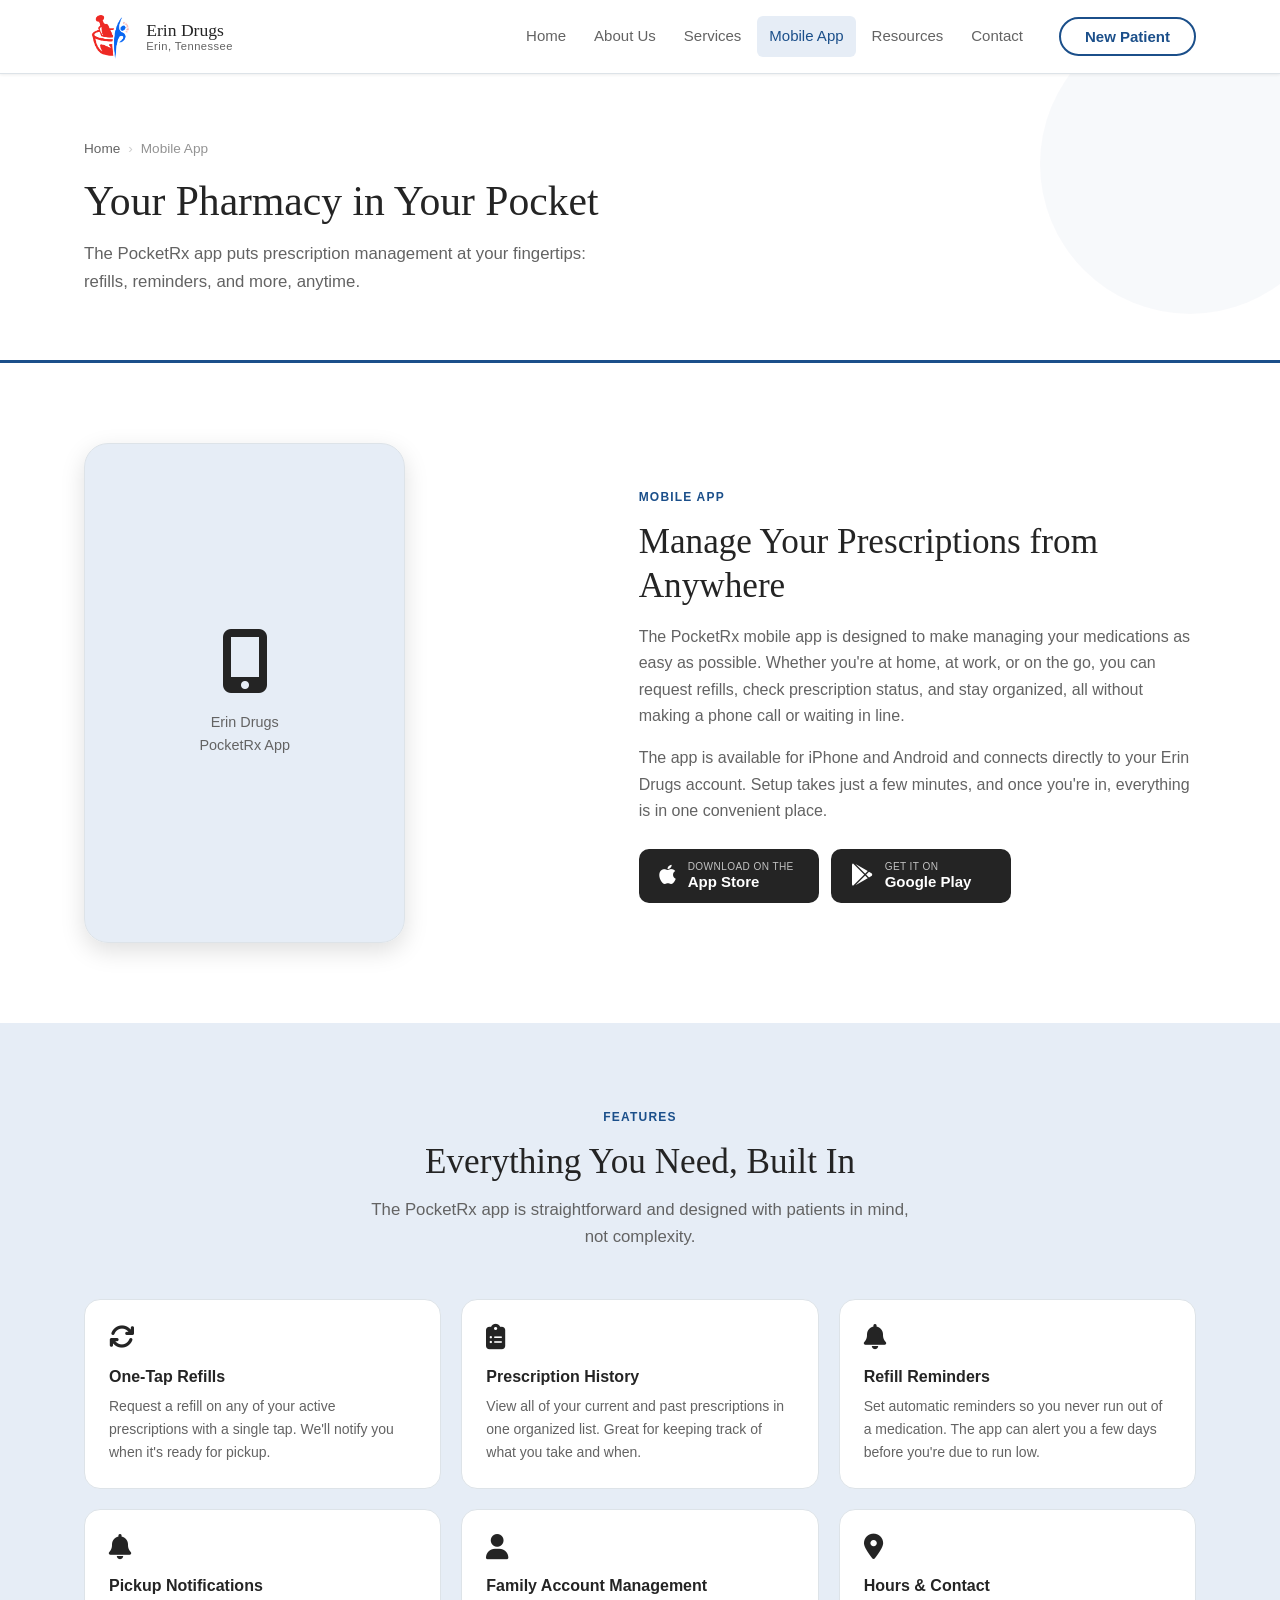
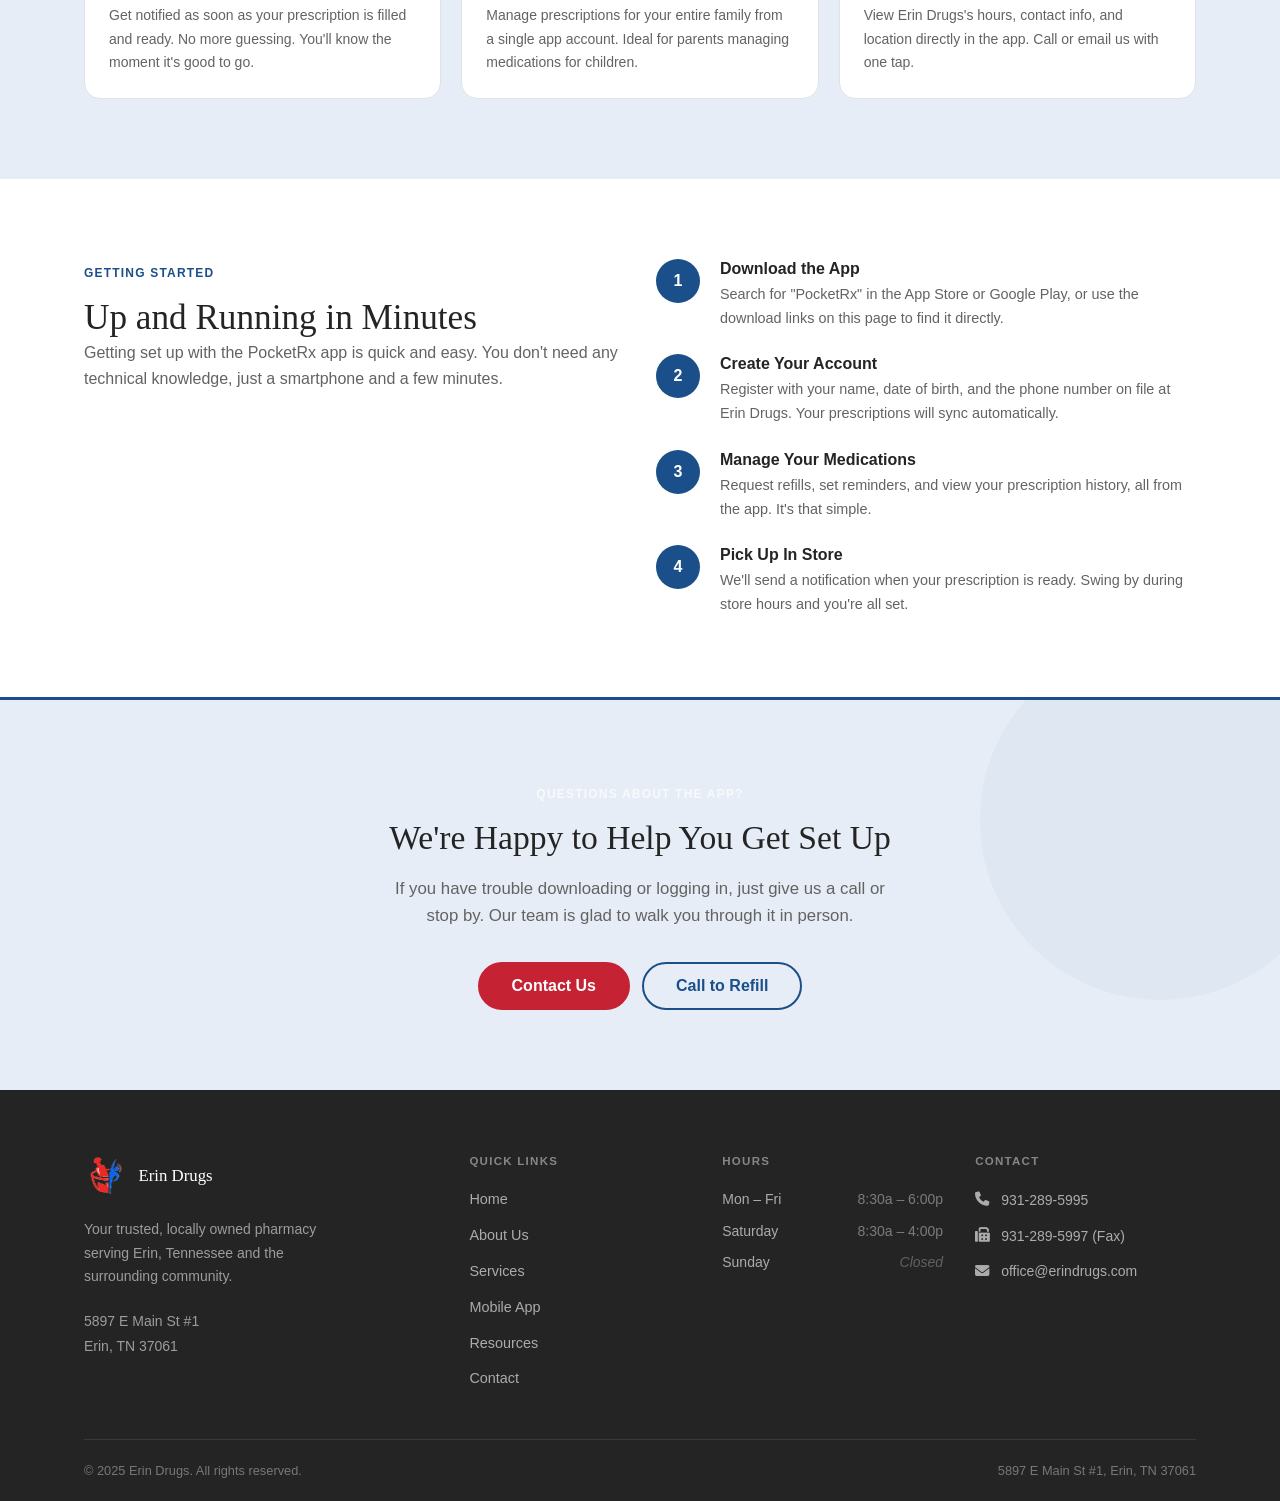
<file: mobile-app.html>
<!DOCTYPE html>
<html lang="en">
<head>
  <meta charset="UTF-8" />
  <meta name="viewport" content="width=device-width, initial-scale=1.0" />
  <meta name="description" content="Manage your prescriptions on the go with the PocketRx mobile app for Erin Drugs. Request refills, view your history, and set reminders, available on iOS and Android." />
  <title>Mobile App | Erin Drugs</title>
  <link rel="stylesheet" href="styles.css" />
  <link rel="stylesheet" href="https://cdnjs.cloudflare.com/ajax/libs/font-awesome/6.5.1/css/all.min.css" />
</head>
<body>

  <!-- ============================================================
       SITE HEADER
       ============================================================ -->
  <header class="site-header">
    <div class="container header-inner">

      <a href="index.html" class="logo" aria-label="Erin Drugs Home">
        <img src="assets/pharmacy-logo.png" alt="" class="logo-mark" />
        <div class="logo-text">
          <span class="logo-name">Erin Drugs</span>
          <span class="logo-tagline">Erin, Tennessee</span>
        </div>
      </a>

      <nav class="main-nav" id="main-nav" aria-label="Main navigation">
        <ul class="nav-list">
          <li><a href="index.html">Home</a></li>
          <li><a href="about.html">About Us</a></li>
          <li><a href="services.html">Services</a></li>
          <li><a href="mobile-app.html">Mobile App</a></li>
          <li><a href="resources.html">Resources</a></li>
          <li><a href="contact.html">Contact</a></li>
        </ul>
        <div class="nav-mobile-actions">
          <a href="contact.html#new-patient-request" class="btn btn-outline btn-lg">New Patient Sign-Up</a>
        </div>
      </nav>

      <div class="header-actions">
        <a href="contact.html#new-patient-request" class="btn btn-outline">New Patient</a>
      </div>

      <button
        class="mobile-menu-toggle"
        id="mobile-menu-toggle"
        aria-controls="main-nav"
        aria-expanded="false"
        aria-label="Toggle navigation menu"
      >
        <span></span>
        <span></span>
        <span></span>
      </button>

    </div>
  </header>
  <!-- END SITE HEADER -->


  <main>

    <!-- ────────────────────────────────────────────────────────
         PAGE HERO
         ──────────────────────────────────────────────────────── -->
    <section class="page-hero" aria-labelledby="page-title">
      <div class="container page-hero-inner">
        <nav class="breadcrumb" aria-label="Breadcrumb">
          <a href="index.html">Home</a>
          <span class="breadcrumb-sep" aria-hidden="true">›</span>
          <span aria-current="page">Mobile App</span>
        </nav>
        <h1 id="page-title">Your Pharmacy in Your Pocket</h1>
        <p>The PocketRx app puts prescription management at your fingertips: refills, reminders, and more, anytime.</p>
      </div>
    </section>
    <!-- END PAGE HERO -->


    <!-- ────────────────────────────────────────────────────────
         APP INTRO
         ──────────────────────────────────────────────────────── -->
    <section class="section section--white" aria-labelledby="app-intro-heading">
      <div class="container">
        <div class="app-intro-grid">

          <!-- Visual placeholder for app screenshot or mockup -->
          <div class="app-visual" aria-hidden="true">
            <div class="app-visual-icon"><i class="fa-solid fa-mobile-screen-button"></i></div>
            <p class="app-visual-label">Erin Drugs<br>PocketRx App</p>
          </div>

          <div class="app-intro-text">
            <span class="section-label">Mobile App</span>
            <h2 id="app-intro-heading">Manage Your Prescriptions from Anywhere</h2>
            <p>
              The PocketRx mobile app is designed to make managing your medications
              as easy as possible. Whether you're at home, at work, or on the go, you can
              request refills, check prescription status, and stay organized, all without
              making a phone call or waiting in line.
            </p>
            <p>
              The app is available for iPhone and Android and connects directly to your
              Erin Drugs account. Setup takes just a few minutes, and once you're
              in, everything is in one convenient place.
            </p>

            <div class="app-store-buttons">
              <a href="https://itunes.apple.com/us/app/pocketrx/id1281037910?ls=1&mt=8" class="app-store-btn" aria-label="Download on the App Store">
                <span class="app-store-btn-icon" aria-hidden="true"><i class="fa-brands fa-apple"></i></span>
                <div class="app-store-btn-text">
                  <small>Download on the</small>
                  <strong>App Store</strong>
                </div>
              </a>

              <a href="https://play.google.com/store/apps/details?id=com.digitalpharmacist.rxpharmacy" class="app-store-btn" aria-label="Get it on Google Play">
                <span class="app-store-btn-icon" aria-hidden="true"><i class="fa-brands fa-google-play"></i></span>
                <div class="app-store-btn-text">
                  <small>Get it on</small>
                  <strong>Google Play</strong>
                </div>
              </a>
            </div>
          </div>

        </div>
      </div>
    </section>
    <!-- END APP INTRO -->


    <!-- ────────────────────────────────────────────────────────
         APP FEATURES
         ──────────────────────────────────────────────────────── -->
    <section class="section section--alt" aria-labelledby="features-heading">
      <div class="container">
        <div class="section-header section-header--center">
          <span class="section-label">Features</span>
          <h2 id="features-heading">Everything You Need, Built In</h2>
          <p>The PocketRx app is straightforward and designed with patients in mind, not complexity.</p>
        </div>

        <div class="app-features-grid">

          <div class="app-feature-item">
            <span class="app-feature-icon" aria-hidden="true"><i class="fa-solid fa-arrows-rotate"></i></span>
            <h4>One-Tap Refills</h4>
            <p>
              Request a refill on any of your active prescriptions with a single tap.
              We'll notify you when it's ready for pickup.
            </p>
          </div>

          <div class="app-feature-item">
            <span class="app-feature-icon" aria-hidden="true"><i class="fa-solid fa-clipboard-list"></i></span>
            <h4>Prescription History</h4>
            <p>
              View all of your current and past prescriptions in one organized list.
              Great for keeping track of what you take and when.
            </p>
          </div>

          <div class="app-feature-item">
            <span class="app-feature-icon" aria-hidden="true"><i class="fa-solid fa-bell"></i></span>
            <h4>Refill Reminders</h4>
            <p>
              Set automatic reminders so you never run out of a medication. The app
              can alert you a few days before you're due to run low.
            </p>
          </div>

          <div class="app-feature-item">
            <span class="app-feature-icon" aria-hidden="true"><i class="fa-solid fa-bell"></i></span>
            <h4>Pickup Notifications</h4>
            <p>
              Get notified as soon as your prescription is filled and ready.
              No more guessing. You'll know the moment it's good to go.
            </p>
          </div>

          <div class="app-feature-item">
            <span class="app-feature-icon" aria-hidden="true"><i class="fa-solid fa-user"></i></span>
            <h4>Family Account Management</h4>
            <p>
              Manage prescriptions for your entire family from a single app account.
              Ideal for parents managing medications for children.
            </p>
          </div>

          <div class="app-feature-item">
            <span class="app-feature-icon" aria-hidden="true"><i class="fa-solid fa-location-dot"></i></span>
            <h4>Hours &amp; Contact</h4>
            <p>
              View Erin Drugs's hours, contact info, and location directly in
              the app. Call or email us with one tap.
            </p>
          </div>

        </div>
      </div>
    </section>
    <!-- END APP FEATURES -->


    <!-- ────────────────────────────────────────────────────────
         HOW IT WORKS
         ──────────────────────────────────────────────────────── -->
    <section class="section section--white" aria-labelledby="how-heading">
      <div class="container">
        <div class="grid-2">

          <div>
            <span class="section-label">Getting Started</span>
            <h2 id="how-heading">Up and Running in Minutes</h2>
            <p>
              Getting set up with the PocketRx app is quick and easy. You don't
              need any technical knowledge, just a smartphone and a few minutes.
            </p>
          </div>

          <div class="how-it-works" aria-label="Steps to get started with the app">

            <div class="how-step">
              <div class="how-step-num" aria-label="Step 1">1</div>
              <div class="how-step-body">
                <h4>Download the App</h4>
                <p>
                  Search for "PocketRx" in the App Store or Google Play, or use
                  the download links on this page to find it directly.
                </p>
              </div>
            </div>

            <div class="how-step">
              <div class="how-step-num" aria-label="Step 2">2</div>
              <div class="how-step-body">
                <h4>Create Your Account</h4>
                <p>
                  Register with your name, date of birth, and the phone number on file
                  at Erin Drugs. Your prescriptions will sync automatically.
                </p>
              </div>
            </div>

            <div class="how-step">
              <div class="how-step-num" aria-label="Step 3">3</div>
              <div class="how-step-body">
                <h4>Manage Your Medications</h4>
                <p>
                  Request refills, set reminders, and view your prescription history,
                  all from the app. It's that simple.
                </p>
              </div>
            </div>

            <div class="how-step">
              <div class="how-step-num" aria-label="Step 4">4</div>
              <div class="how-step-body">
                <h4>Pick Up In Store</h4>
                <p>
                  We'll send a notification when your prescription is ready. Swing by
                  during store hours and you're all set.
                </p>
              </div>
            </div>

          </div>

        </div>
      </div>
    </section>
    <!-- END HOW IT WORKS -->


    <!-- ────────────────────────────────────────────────────────
         CTA STRIP
         ──────────────────────────────────────────────────────── -->
    <section class="cta-strip" aria-labelledby="app-cta-heading">
      <div class="container">
        <span class="section-label section-label--light">Questions About the App?</span>
        <h2 id="app-cta-heading">We're Happy to Help You Get Set Up</h2>
        <p>
          If you have trouble downloading or logging in, just give us a call or stop by.
          Our team is glad to walk you through it in person.
        </p>
        <div class="btn-group">
          <a href="contact.html" class="btn btn-accent btn-lg">Contact Us</a>
          <a href="tel:9312895995" class="btn btn-outline btn-lg">Call to Refill</a>
        </div>
      </div>
    </section>
    <!-- END CTA STRIP -->

  </main>


  <!-- ============================================================
       SITE FOOTER
       ============================================================ -->
  <footer class="site-footer" aria-label="Site footer">
    <div class="container">
      <div class="footer-grid">

        <div class="footer-col">
          <a href="index.html" class="footer-logo" aria-label="Erin Drugs Home">
            <img src="assets/pharmacy-logo.png" alt="" class="footer-logo-mark" />
            <span class="footer-logo-name">Erin Drugs</span>
          </a>
          <p class="footer-tagline">
            Your trusted, locally owned pharmacy serving Erin, Tennessee
            and the surrounding community.
          </p>
          <address class="footer-address">
            5897 E Main St #1<br>
            Erin, TN 37061
          </address>
        </div>

        <div class="footer-col">
          <h4>Quick Links</h4>
          <nav class="footer-links" aria-label="Footer navigation">
            <a href="index.html">Home</a>
            <a href="about.html">About Us</a>
            <a href="services.html">Services</a>
            <a href="mobile-app.html">Mobile App</a>
            <a href="resources.html">Resources</a>
            <a href="contact.html">Contact</a>
          </nav>
        </div>

        <div class="footer-col">
          <h4>Hours</h4>
          <div class="footer-hours">
            <div class="footer-hours-row">
              <span>Mon – Fri</span>
              <span>8:30a – 6:00p</span>
            </div>
            <div class="footer-hours-row">
              <span>Saturday</span>
              <span>8:30a – 4:00p</span>
            </div>
            <div class="footer-hours-row">
              <span>Sunday</span>
              <span class="closed">Closed</span>
            </div>
          </div>
        </div>

        <div class="footer-col">
          <h4>Contact</h4>
          <div class="footer-contact-links">
            <a href="tel:9312895995" class="footer-contact-link">
              <span aria-hidden="true"><i class="fa-solid fa-phone"></i></span> 931-289-5995
            </a>
            <a href="tel:9312895997" class="footer-contact-link">
              <span aria-hidden="true"><i class="fa-solid fa-fax"></i></span> 931-289-5997 (Fax)
            </a>
            <a href="mailto:office@erindrugs.com" class="footer-contact-link">
              <span aria-hidden="true"><i class="fa-solid fa-envelope"></i></span> office@erindrugs.com
            </a>
          </div>
        </div>

      </div>

      <div class="footer-bottom">
        <span>&copy; 2025 Erin Drugs. All rights reserved.</span>
        <span>5897 E Main St #1, Erin, TN 37061</span>
      </div>
    </div>
  </footer>
  <!-- END SITE FOOTER -->


  <script src="script.js"></script>
</body>
</html>
</file>
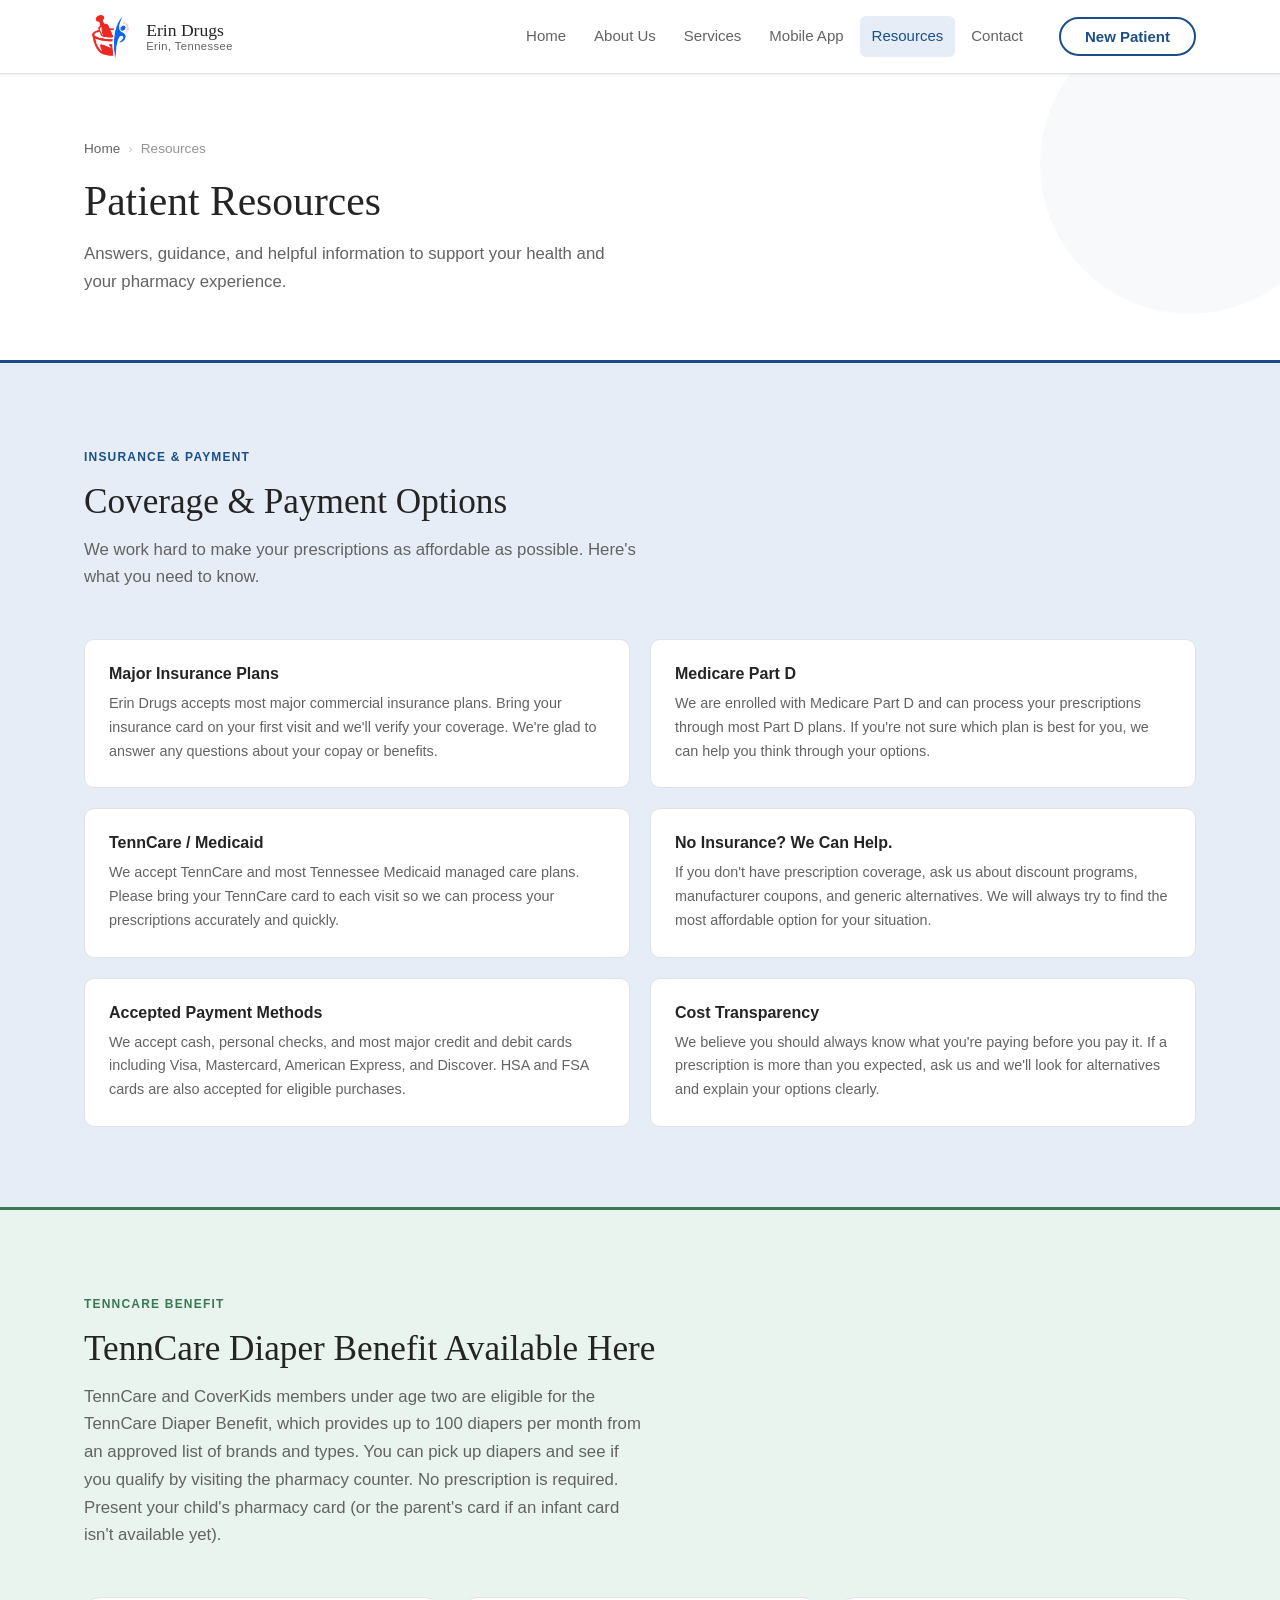
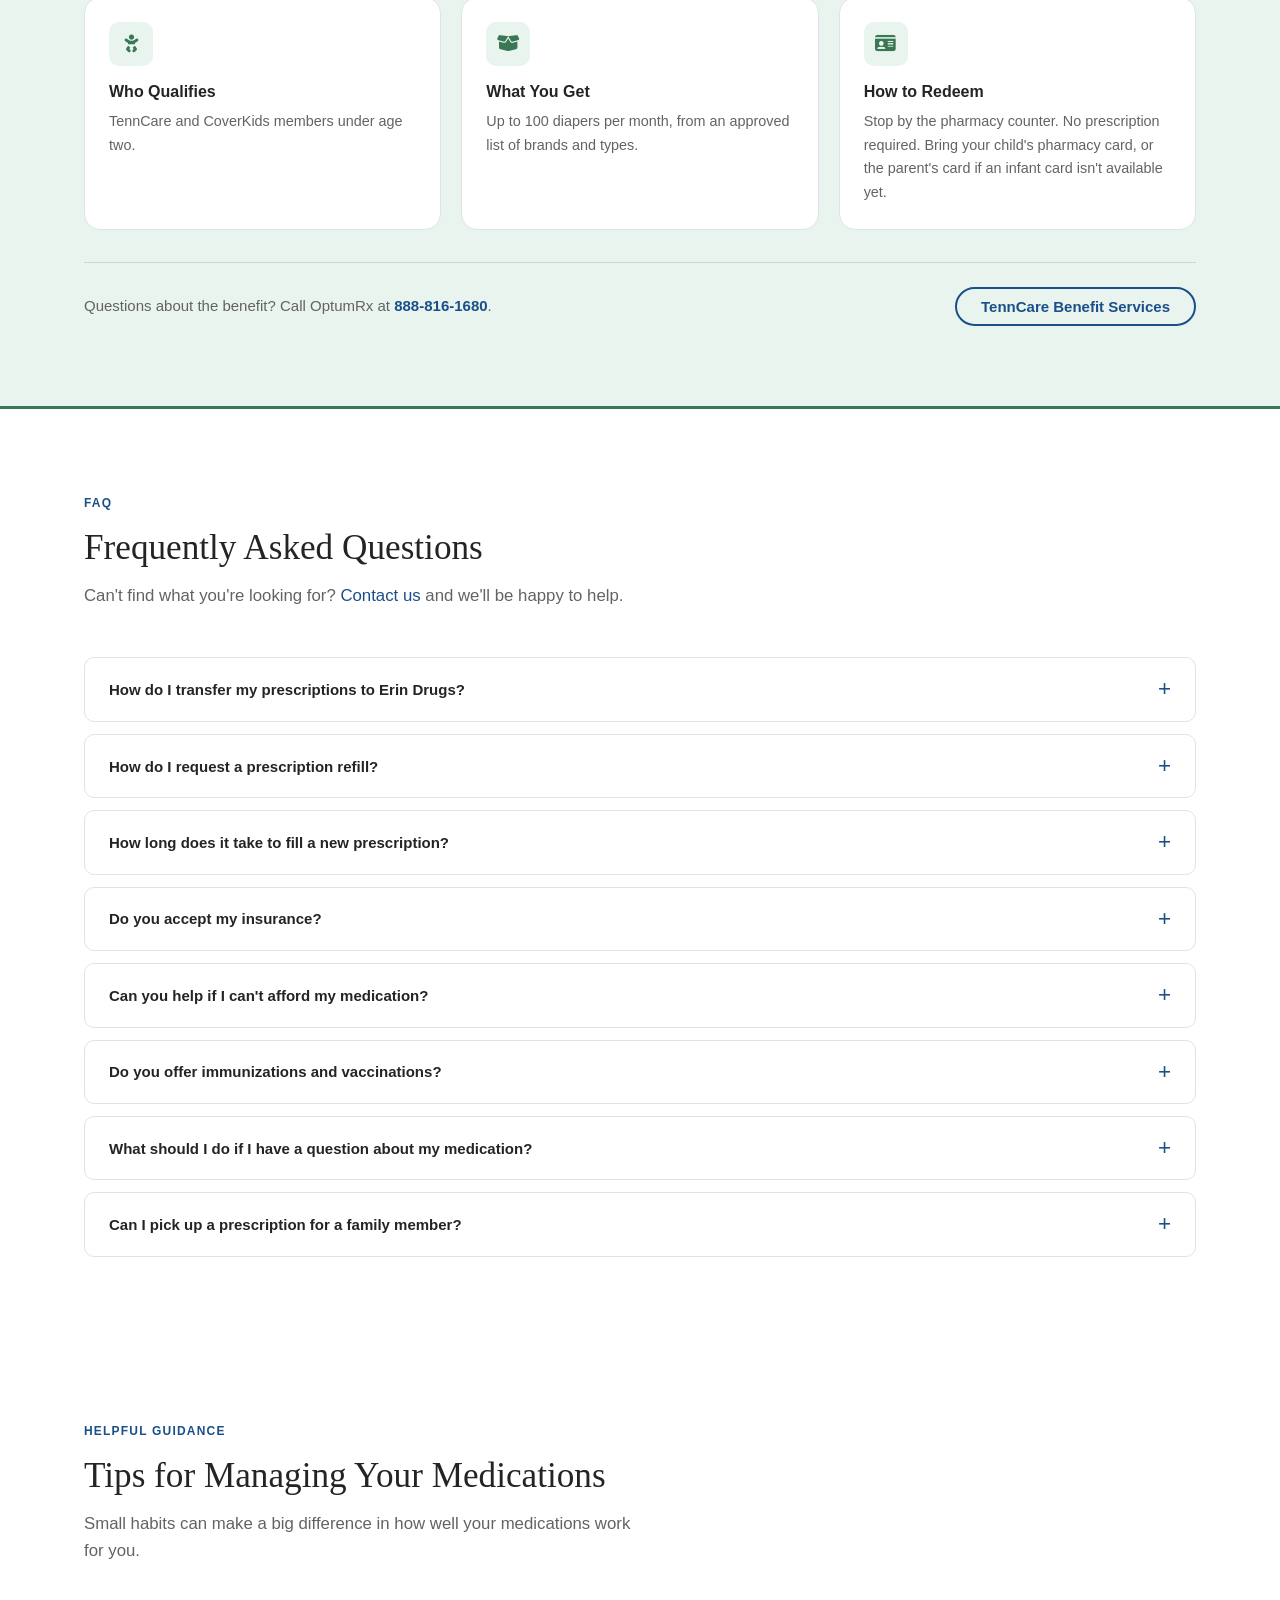
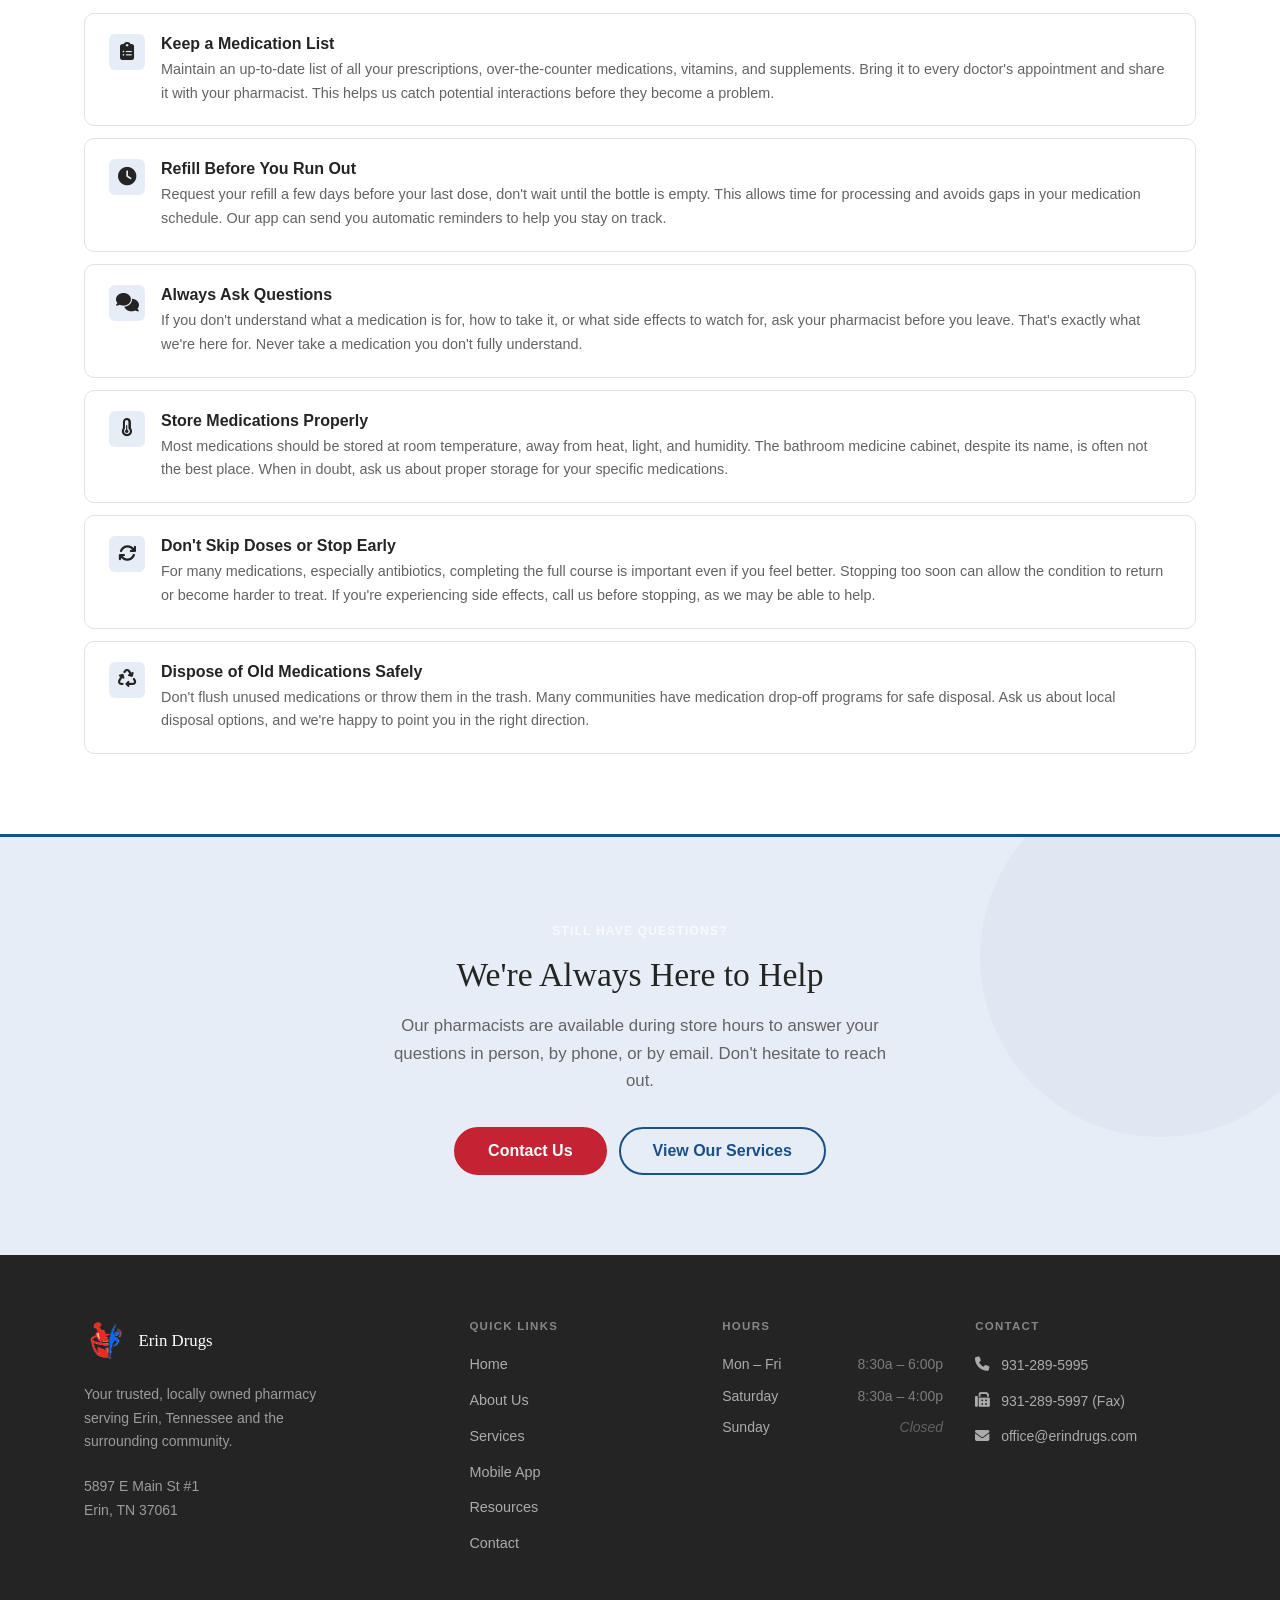
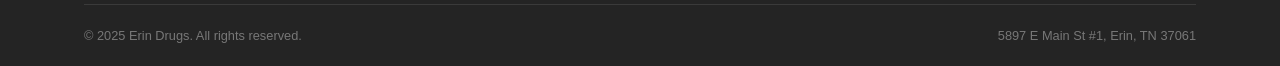
<file: resources.html>
<!DOCTYPE html>
<html lang="en">
<head>
  <meta charset="UTF-8" />
  <meta name="viewport" content="width=device-width, initial-scale=1.0" />
  <meta name="description" content="Patient resources from Erin Drugs in Erin, TN, including frequently asked questions, insurance information, and helpful pharmacy tips." />
  <title>Resources | Erin Drugs</title>
  <link rel="stylesheet" href="styles.css" />
  <link rel="stylesheet" href="https://cdnjs.cloudflare.com/ajax/libs/font-awesome/6.5.1/css/all.min.css" />
</head>
<body>

  <!-- ============================================================
       SITE HEADER
       ============================================================ -->
  <header class="site-header">
    <div class="container header-inner">

      <a href="index.html" class="logo" aria-label="Erin Drugs Home">
        <img src="assets/pharmacy-logo.png" alt="" class="logo-mark" />
        <div class="logo-text">
          <span class="logo-name">Erin Drugs</span>
          <span class="logo-tagline">Erin, Tennessee</span>
        </div>
      </a>

      <nav class="main-nav" id="main-nav" aria-label="Main navigation">
        <ul class="nav-list">
          <li><a href="index.html">Home</a></li>
          <li><a href="about.html">About Us</a></li>
          <li><a href="services.html">Services</a></li>
          <li><a href="mobile-app.html">Mobile App</a></li>
          <li><a href="resources.html">Resources</a></li>
          <li><a href="contact.html">Contact</a></li>
        </ul>
        <div class="nav-mobile-actions">
          <a href="contact.html#new-patient-request" class="btn btn-outline btn-lg">New Patient Sign-Up</a>
        </div>
      </nav>

      <div class="header-actions">
        <a href="contact.html#new-patient-request" class="btn btn-outline">New Patient</a>
      </div>

      <button
        class="mobile-menu-toggle"
        id="mobile-menu-toggle"
        aria-controls="main-nav"
        aria-expanded="false"
        aria-label="Toggle navigation menu"
      >
        <span></span>
        <span></span>
        <span></span>
      </button>

    </div>
  </header>
  <!-- END SITE HEADER -->


  <main>

    <!-- ────────────────────────────────────────────────────────
         PAGE HERO
         ──────────────────────────────────────────────────────── -->
    <section class="page-hero" aria-labelledby="page-title">
      <div class="container page-hero-inner">
        <nav class="breadcrumb" aria-label="Breadcrumb">
          <a href="index.html">Home</a>
          <span class="breadcrumb-sep" aria-hidden="true">›</span>
          <span aria-current="page">Resources</span>
        </nav>
        <h1 id="page-title">Patient Resources</h1>
        <p>Answers, guidance, and helpful information to support your health and your pharmacy experience.</p>
      </div>
    </section>
    <!-- END PAGE HERO -->


    <!-- ────────────────────────────────────────────────────────
         INSURANCE & PAYMENT
         ──────────────────────────────────────────────────────── -->
    <section class="section section--alt" aria-labelledby="insurance-heading">
      <div class="container">
        <div class="section-header">
          <span class="section-label">Insurance &amp; Payment</span>
          <h2 id="insurance-heading">Coverage &amp; Payment Options</h2>
          <p>We work hard to make your prescriptions as affordable as possible. Here's what you need to know.</p>
        </div>

        <div class="insurance-grid">

          <div class="insurance-item">
            <h4>Major Insurance Plans</h4>
            <p>
              Erin Drugs accepts most major commercial insurance plans. Bring your
              insurance card on your first visit and we'll verify your coverage. We're glad
              to answer any questions about your copay or benefits.
            </p>
          </div>

          <div class="insurance-item">
            <h4>Medicare Part D</h4>
            <p>
              We are enrolled with Medicare Part D and can process your prescriptions
              through most Part D plans. If you're not sure which plan is best for you,
              we can help you think through your options.
            </p>
          </div>

          <div class="insurance-item">
            <h4>TennCare / Medicaid</h4>
            <p>
              We accept TennCare and most Tennessee Medicaid managed care plans. Please
              bring your TennCare card to each visit so we can process your prescriptions
              accurately and quickly.
            </p>
          </div>

          <div class="insurance-item">
            <h4>No Insurance? We Can Help.</h4>
            <p>
              If you don't have prescription coverage, ask us about discount programs,
              manufacturer coupons, and generic alternatives. We will always try to find
              the most affordable option for your situation.
            </p>
          </div>

          <div class="insurance-item">
            <h4>Accepted Payment Methods</h4>
            <p>
              We accept cash, personal checks, and most major credit and debit cards
              including Visa, Mastercard, American Express, and Discover. HSA and FSA
              cards are also accepted for eligible purchases.
            </p>
          </div>

          <div class="insurance-item">
            <h4>Cost Transparency</h4>
            <p>
              We believe you should always know what you're paying before you pay it.
              If a prescription is more than you expected, ask us and we'll look for
              alternatives and explain your options clearly.
            </p>
          </div>

        </div>
      </div>
    </section>
    <!-- END INSURANCE & PAYMENT -->


    <!-- ────────────────────────────────────────────────────────
         TENNCARE DIAPER BENEFIT
         ──────────────────────────────────────────────────────── -->
    <section class="section benefit-highlight" id="tenncare-diaper-benefit" aria-labelledby="diaper-benefit-heading">
      <div class="container">
        <div class="section-header">
          <span class="section-label section-label--green">TennCare Benefit</span>
          <h2 id="diaper-benefit-heading">TennCare Diaper Benefit Available Here</h2>
          <p>
            TennCare and CoverKids members under age two are eligible for the TennCare
            Diaper Benefit, which provides up to 100 diapers per month from an approved
            list of brands and types. You can pick up diapers and see if you qualify by
            visiting the pharmacy counter. No prescription is required. Present your
            child's pharmacy card (or the parent's card if an infant card isn't available yet).
          </p>
        </div>

        <div class="benefit-cards">

          <div class="benefit-card">
            <div class="benefit-card-icon" aria-hidden="true"><i class="fa-solid fa-baby"></i></div>
            <h4>Who Qualifies</h4>
            <p>TennCare and CoverKids members under age two.</p>
          </div>

          <div class="benefit-card">
            <div class="benefit-card-icon" aria-hidden="true"><i class="fa-solid fa-box-open"></i></div>
            <h4>What You Get</h4>
            <p>Up to 100 diapers per month, from an approved list of brands and types.</p>
          </div>

          <div class="benefit-card">
            <div class="benefit-card-icon" aria-hidden="true"><i class="fa-solid fa-id-card"></i></div>
            <h4>How to Redeem</h4>
            <p>
              Stop by the pharmacy counter. No prescription required. Bring your child's
              pharmacy card, or the parent's card if an infant card isn't available yet.
            </p>
          </div>

        </div>

        <div class="benefit-cta-row">
          <p class="benefit-note">
            Questions about the benefit? Call OptumRx at
            <a href="tel:8888161680">888-816-1680</a>.
          </p>
          <a
            href="https://www.tn.gov/tenncare/members-applicants/benefits-services/diapers.html"
            class="btn btn-outline"
            target="_blank"
            rel="noopener"
          >
            TennCare Benefit Services
          </a>
        </div>
      </div>
    </section>
    <!-- END TENNCARE DIAPER BENEFIT -->


    <!-- ────────────────────────────────────────────────────────
         FREQUENTLY ASKED QUESTIONS
         ──────────────────────────────────────────────────────── -->
    <section class="section section--white" aria-labelledby="faq-heading">
      <div class="container">
        <div class="section-header">
          <span class="section-label">FAQ</span>
          <h2 id="faq-heading">Frequently Asked Questions</h2>
          <p>Can't find what you're looking for? <a href="contact.html">Contact us</a> and we'll be happy to help.</p>
        </div>

        <div class="faq-list" role="list">

          <div class="faq-item" role="listitem">
            <button class="faq-question" aria-expanded="false">
              How do I transfer my prescriptions to Erin Drugs?
              <span class="faq-toggle" aria-hidden="true">+</span>
            </button>
            <div class="faq-answer">
              Transferring is easy and free. Just bring in your current prescription bottles
              or the name and phone number of your previous pharmacy. Our team will contact
              them directly and handle all the details. In most cases, your prescriptions
              will be ready the same day. You can also call us at 931-289-5995 and we'll
              walk you through it over the phone.
            </div>
          </div>

          <div class="faq-item" role="listitem">
            <button class="faq-question" aria-expanded="false">
              How do I request a prescription refill?
              <span class="faq-toggle" aria-hidden="true">+</span>
            </button>
            <div class="faq-answer">
              You can request a refill in several ways: through our mobile app, by calling us
              at 931-289-5995, or by stopping in during store hours. For ongoing maintenance
              medications, ask us about setting up automatic refill reminders so you're always
              stocked up before you run out.
            </div>
          </div>

          <div class="faq-item" role="listitem">
            <button class="faq-question" aria-expanded="false">
              How long does it take to fill a new prescription?
              <span class="faq-toggle" aria-hidden="true">+</span>
            </button>
            <div class="faq-answer">
              Most new prescriptions are filled within 15–30 minutes, depending on our current
              volume. If we anticipate any delay, for example, if we need to order a specific
              medication, we'll let you know right away so you can plan accordingly. We always
              aim to have your prescription ready as quickly as possible without compromising
              accuracy.
            </div>
          </div>

          <div class="faq-item" role="listitem">
            <button class="faq-question" aria-expanded="false">
              Do you accept my insurance?
              <span class="faq-toggle" aria-hidden="true">+</span>
            </button>
            <div class="faq-answer">
              We work with most major insurance plans, including commercial insurance, Medicare
              Part D, and Medicaid. If you're unsure whether your plan is accepted, give us a
              call at 931-289-5995 before you come in and we'll verify for you. We're also glad
              to help you understand your copay and any coverage questions you may have.
            </div>
          </div>

          <div class="faq-item" role="listitem">
            <button class="faq-question" aria-expanded="false">
              Can you help if I can't afford my medication?
              <span class="faq-toggle" aria-hidden="true">+</span>
            </button>
            <div class="faq-answer">
              Absolutely. We understand that prescription costs can be a real concern. Our team
              can check for manufacturer discount programs, patient assistance programs, and
              generic alternatives that may significantly reduce your out-of-pocket cost. Don't
              hesitate to ask. We'd rather find you a solution than have you go without
              important medication.
            </div>
          </div>

          <div class="faq-item" role="listitem">
            <button class="faq-question" aria-expanded="false">
              Do you offer immunizations and vaccinations?
              <span class="faq-toggle" aria-hidden="true">+</span>
            </button>
            <div class="faq-answer">
              Yes. We administer a range of vaccines including flu shots, pneumonia vaccines,
              shingles vaccines, and more. Most vaccinations do not require an appointment.
              You can stop in during regular store hours. We recommend calling ahead at
              931-289-5995 to confirm current availability and to check whether your insurance
              covers the vaccination at a pharmacy.
            </div>
          </div>

          <div class="faq-item" role="listitem">
            <button class="faq-question" aria-expanded="false">
              What should I do if I have a question about my medication?
              <span class="faq-toggle" aria-hidden="true">+</span>
            </button>
            <div class="faq-answer">
              Call us, come in, or send us an email. Our pharmacists are always available to
              answer questions about dosing, side effects, interactions, or anything else on
              your mind. No question is too small. Understanding your medication is important
              for your safety and peace of mind.
            </div>
          </div>

          <div class="faq-item" role="listitem">
            <button class="faq-question" aria-expanded="false">
              Can I pick up a prescription for a family member?
              <span class="faq-toggle" aria-hidden="true">+</span>
            </button>
            <div class="faq-answer">
              In most cases, yes. You may pick up a prescription on behalf of a family member
              or caregiver. You'll need to provide their name, date of birth, and the address
              on file. For controlled substances, there may be additional requirements. If
              you're unsure, give us a call before coming in and we'll let you know what to
              bring.
            </div>
          </div>

        </div>
      </div>
    </section>
    <!-- END FAQ -->


    <!-- ────────────────────────────────────────────────────────
         HELPFUL TIPS
         ──────────────────────────────────────────────────────── -->
    <section class="section section--white" aria-labelledby="tips-heading">
      <div class="container">
        <div class="section-header">
          <span class="section-label">Helpful Guidance</span>
          <h2 id="tips-heading">Tips for Managing Your Medications</h2>
          <p>Small habits can make a big difference in how well your medications work for you.</p>
        </div>

        <div class="tips-list">

          <div class="tip-item">
            <div class="tip-icon" aria-hidden="true"><i class="fa-solid fa-clipboard-list"></i></div>
            <div>
              <h4>Keep a Medication List</h4>
              <p>
                Maintain an up-to-date list of all your prescriptions, over-the-counter
                medications, vitamins, and supplements. Bring it to every doctor's appointment
                and share it with your pharmacist. This helps us catch potential interactions
                before they become a problem.
              </p>
            </div>
          </div>

          <div class="tip-item">
            <div class="tip-icon" aria-hidden="true"><i class="fa-solid fa-clock"></i></div>
            <div>
              <h4>Refill Before You Run Out</h4>
              <p>
                Request your refill a few days before your last dose, don't wait until
                the bottle is empty. This allows time for processing and avoids gaps in
                your medication schedule. Our app can send you automatic reminders to help
                you stay on track.
              </p>
            </div>
          </div>

          <div class="tip-item">
            <div class="tip-icon" aria-hidden="true"><i class="fa-solid fa-comments"></i></div>
            <div>
              <h4>Always Ask Questions</h4>
              <p>
                If you don't understand what a medication is for, how to take it, or what
                side effects to watch for, ask your pharmacist before you leave. That's
                exactly what we're here for. Never take a medication you don't fully
                understand.
              </p>
            </div>
          </div>

          <div class="tip-item">
            <div class="tip-icon" aria-hidden="true"><i class="fa-solid fa-temperature-half"></i></div>
            <div>
              <h4>Store Medications Properly</h4>
              <p>
                Most medications should be stored at room temperature, away from heat,
                light, and humidity. The bathroom medicine cabinet, despite its name,
                is often not the best place. When in doubt, ask us about proper storage
                for your specific medications.
              </p>
            </div>
          </div>

          <div class="tip-item">
            <div class="tip-icon" aria-hidden="true"><i class="fa-solid fa-arrows-rotate"></i></div>
            <div>
              <h4>Don't Skip Doses or Stop Early</h4>
              <p>
                For many medications, especially antibiotics, completing the full course
                is important even if you feel better. Stopping too soon can allow the
                condition to return or become harder to treat. If you're experiencing
                side effects, call us before stopping, as we may be able to help.
              </p>
            </div>
          </div>

          <div class="tip-item">
            <div class="tip-icon" aria-hidden="true"><i class="fa-solid fa-recycle"></i></div>
            <div>
              <h4>Dispose of Old Medications Safely</h4>
              <p>
                Don't flush unused medications or throw them in the trash. Many communities
                have medication drop-off programs for safe disposal. Ask us about local
                disposal options, and we're happy to point you in the right direction.
              </p>
            </div>
          </div>

        </div>
      </div>
    </section>
    <!-- END HELPFUL TIPS -->


    <!-- ────────────────────────────────────────────────────────
         CTA STRIP
         ──────────────────────────────────────────────────────── -->
    <section class="cta-strip" aria-labelledby="resources-cta-heading">
      <div class="container">
        <span class="section-label section-label--light">Still Have Questions?</span>
        <h2 id="resources-cta-heading">We're Always Here to Help</h2>
        <p>
          Our pharmacists are available during store hours to answer your questions
          in person, by phone, or by email. Don't hesitate to reach out.
        </p>
        <div class="btn-group">
          <a href="contact.html" class="btn btn-accent btn-lg">Contact Us</a>
          <a href="services.html" class="btn btn-outline btn-lg">View Our Services</a>
        </div>
      </div>
    </section>
    <!-- END CTA STRIP -->

  </main>


  <!-- ============================================================
       SITE FOOTER
       ============================================================ -->
  <footer class="site-footer" aria-label="Site footer">
    <div class="container">
      <div class="footer-grid">

        <div class="footer-col">
          <a href="index.html" class="footer-logo" aria-label="Erin Drugs Home">
            <img src="assets/pharmacy-logo.png" alt="" class="footer-logo-mark" />
            <span class="footer-logo-name">Erin Drugs</span>
          </a>
          <p class="footer-tagline">
            Your trusted, locally owned pharmacy serving Erin, Tennessee
            and the surrounding community.
          </p>
          <address class="footer-address">
            5897 E Main St #1<br>
            Erin, TN 37061
          </address>
        </div>

        <div class="footer-col">
          <h4>Quick Links</h4>
          <nav class="footer-links" aria-label="Footer navigation">
            <a href="index.html">Home</a>
            <a href="about.html">About Us</a>
            <a href="services.html">Services</a>
            <a href="mobile-app.html">Mobile App</a>
            <a href="resources.html">Resources</a>
            <a href="contact.html">Contact</a>
          </nav>
        </div>

        <div class="footer-col">
          <h4>Hours</h4>
          <div class="footer-hours">
            <div class="footer-hours-row">
              <span>Mon – Fri</span>
              <span>8:30a – 6:00p</span>
            </div>
            <div class="footer-hours-row">
              <span>Saturday</span>
              <span>8:30a – 4:00p</span>
            </div>
            <div class="footer-hours-row">
              <span>Sunday</span>
              <span class="closed">Closed</span>
            </div>
          </div>
        </div>

        <div class="footer-col">
          <h4>Contact</h4>
          <div class="footer-contact-links">
            <a href="tel:9312895995" class="footer-contact-link">
              <span aria-hidden="true"><i class="fa-solid fa-phone"></i></span> 931-289-5995
            </a>
            <a href="tel:9312895997" class="footer-contact-link">
              <span aria-hidden="true"><i class="fa-solid fa-fax"></i></span> 931-289-5997 (Fax)
            </a>
            <a href="mailto:office@erindrugs.com" class="footer-contact-link">
              <span aria-hidden="true"><i class="fa-solid fa-envelope"></i></span> office@erindrugs.com
            </a>
          </div>
        </div>

      </div>

      <div class="footer-bottom">
        <span>&copy; 2025 Erin Drugs. All rights reserved.</span>
        <span>5897 E Main St #1, Erin, TN 37061</span>
      </div>
    </div>
  </footer>
  <!-- END SITE FOOTER -->


  <script src="script.js"></script>
</body>
</html>
</file>
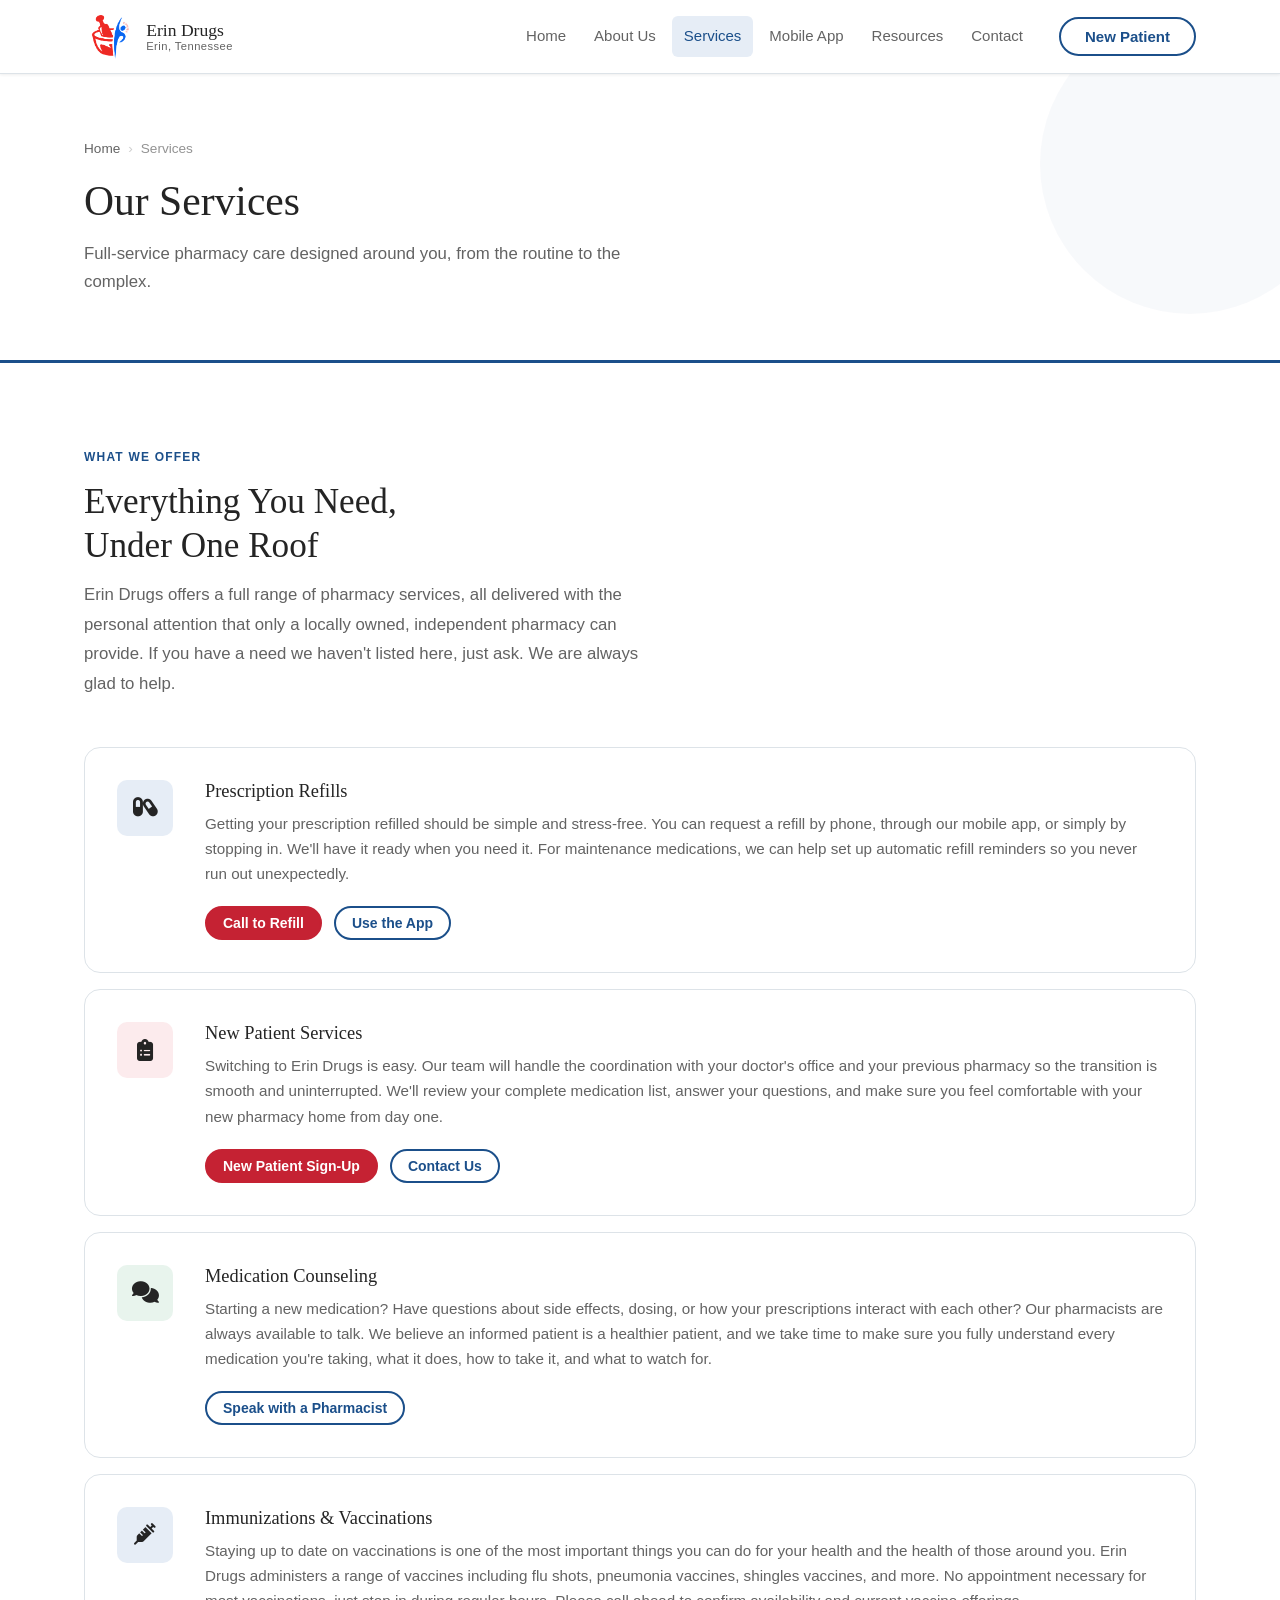
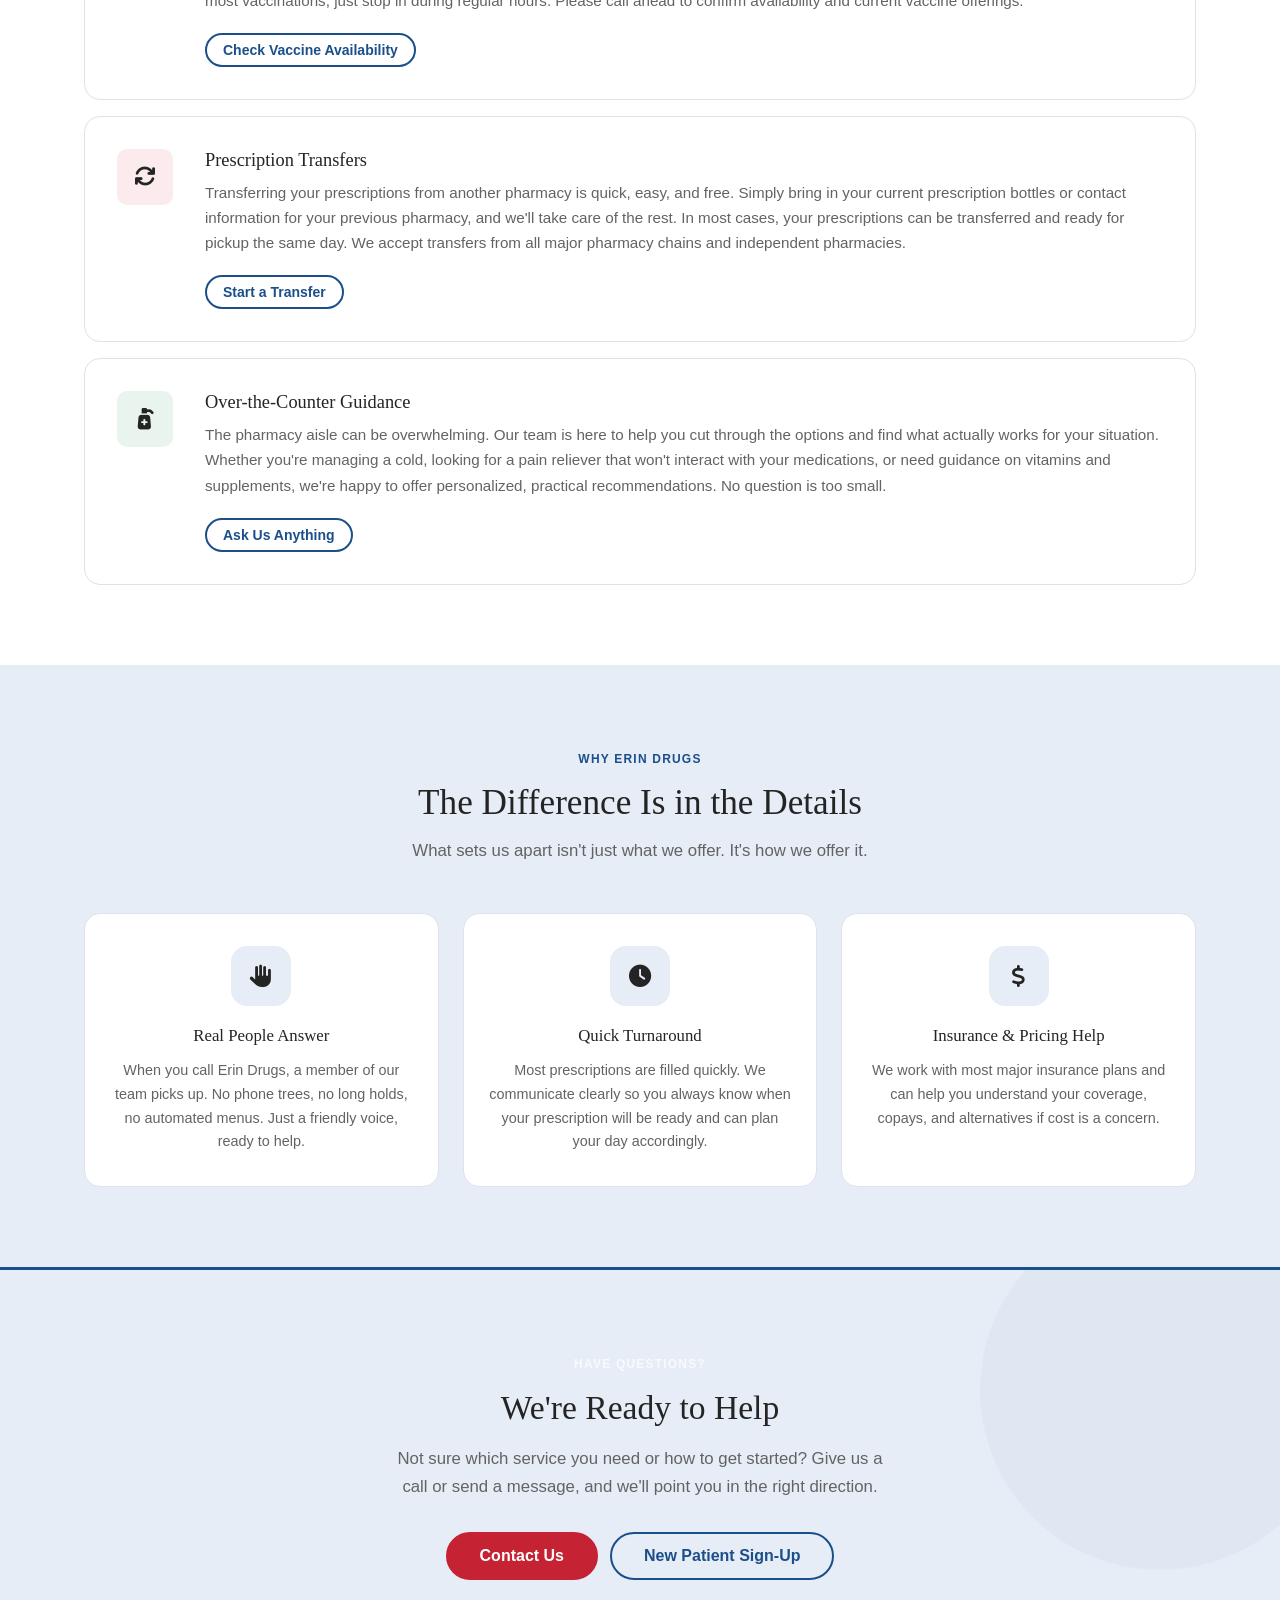
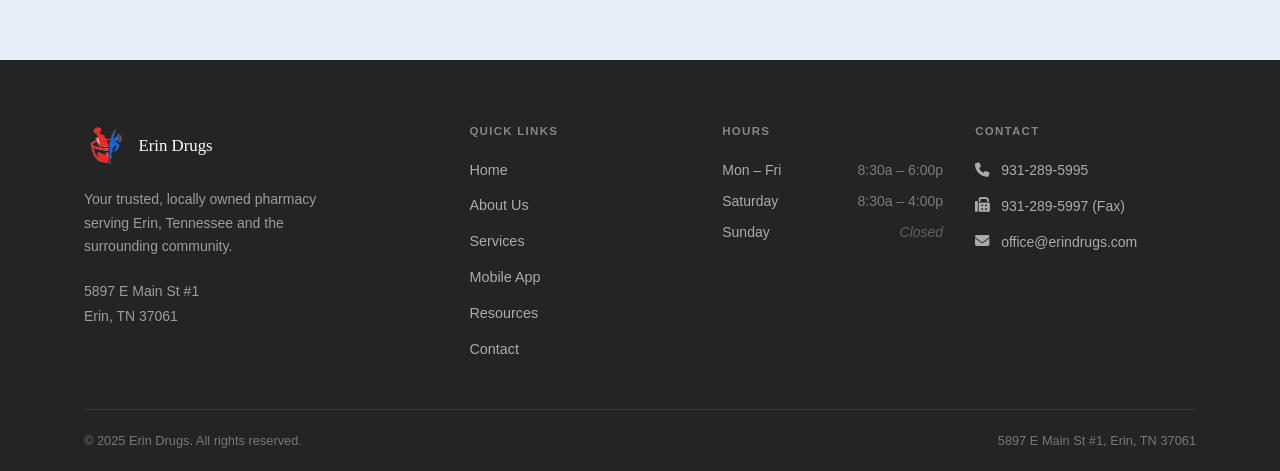
<file: services.html>
<!DOCTYPE html>
<html lang="en">
<head>
  <meta charset="UTF-8" />
  <meta name="viewport" content="width=device-width, initial-scale=1.0" />
  <meta name="description" content="Erin Drugs in Erin, TN offers prescription refills, medication counseling, immunizations, prescription transfers, and more. Personalized care from a local team." />
  <title>Services | Erin Drugs</title>
  <link rel="stylesheet" href="styles.css" />
  <link rel="stylesheet" href="https://cdnjs.cloudflare.com/ajax/libs/font-awesome/6.5.1/css/all.min.css" />
</head>
<body>

  <!-- ============================================================
       SITE HEADER
       ============================================================ -->
  <header class="site-header">
    <div class="container header-inner">

      <a href="index.html" class="logo" aria-label="Erin Drugs Home">
        <img src="assets/pharmacy-logo.png" alt="" class="logo-mark" />
        <div class="logo-text">
          <span class="logo-name">Erin Drugs</span>
          <span class="logo-tagline">Erin, Tennessee</span>
        </div>
      </a>

      <nav class="main-nav" id="main-nav" aria-label="Main navigation">
        <ul class="nav-list">
          <li><a href="index.html">Home</a></li>
          <li><a href="about.html">About Us</a></li>
          <li><a href="services.html">Services</a></li>
          <li><a href="mobile-app.html">Mobile App</a></li>
          <li><a href="resources.html">Resources</a></li>
          <li><a href="contact.html">Contact</a></li>
        </ul>
        <div class="nav-mobile-actions">
          <a href="contact.html#new-patient-request" class="btn btn-outline btn-lg">New Patient Sign-Up</a>
        </div>
      </nav>

      <div class="header-actions">
        <a href="contact.html#new-patient-request" class="btn btn-outline">New Patient</a>
      </div>

      <button
        class="mobile-menu-toggle"
        id="mobile-menu-toggle"
        aria-controls="main-nav"
        aria-expanded="false"
        aria-label="Toggle navigation menu"
      >
        <span></span>
        <span></span>
        <span></span>
      </button>

    </div>
  </header>
  <!-- END SITE HEADER -->


  <main>

    <!-- ────────────────────────────────────────────────────────
         PAGE HERO
         ──────────────────────────────────────────────────────── -->
    <section class="page-hero" aria-labelledby="page-title">
      <div class="container page-hero-inner">
        <nav class="breadcrumb" aria-label="Breadcrumb">
          <a href="index.html">Home</a>
          <span class="breadcrumb-sep" aria-hidden="true">›</span>
          <span aria-current="page">Services</span>
        </nav>
        <h1 id="page-title">Our Services</h1>
        <p>Full-service pharmacy care designed around you, from the routine to the complex.</p>
      </div>
    </section>
    <!-- END PAGE HERO -->


    <!-- ────────────────────────────────────────────────────────
         SERVICES INTRO
         ──────────────────────────────────────────────────────── -->
    <section class="section section--white" aria-labelledby="services-intro-heading">
      <div class="container">
        <div class="section-header">
          <span class="section-label">What We Offer</span>
          <h2 id="services-intro-heading">Everything You Need,<br>Under One Roof</h2>
          <p class="content-lead">
            Erin Drugs offers a full range of pharmacy services, all delivered with the
            personal attention that only a locally owned, independent pharmacy can provide.
            If you have a need we haven't listed here, just ask. We are always glad to help.
          </p>
        </div>

        <div class="service-list">

          <!-- Prescription Refills -->
          <article class="service-item" aria-labelledby="svc-refills">
            <div class="service-item-icon" aria-hidden="true"><i class="fa-solid fa-capsules"></i></div>
            <div class="service-item-body">
              <h3 id="svc-refills">Prescription Refills</h3>
              <p>
                Getting your prescription refilled should be simple and stress-free. You can
                request a refill by phone, through our mobile app, or simply by stopping in.
                We'll have it ready when you need it. For maintenance medications, we can help
                set up automatic refill reminders so you never run out unexpectedly.
              </p>
              <div class="btn-group">
                <a href="tel:9312895995" class="btn btn-accent btn-sm">Call to Refill</a>
                <a href="mobile-app.html" class="btn btn-outline btn-sm">Use the App</a>
              </div>
            </div>
          </article>

          <!-- New Patient Services -->
          <article class="service-item" aria-labelledby="svc-new-patients">
            <div class="service-item-icon service-item-icon--accent" aria-hidden="true"><i class="fa-solid fa-clipboard-list"></i></div>
            <div class="service-item-body">
              <h3 id="svc-new-patients">New Patient Services</h3>
              <p>
                Switching to Erin Drugs is easy. Our team will handle the coordination
                with your doctor's office and your previous pharmacy so the transition is
                smooth and uninterrupted. We'll review your complete medication list, answer
                your questions, and make sure you feel comfortable with your new pharmacy home
                from day one.
              </p>
              <div class="btn-group">
                <a href="contact.html#new-patient-request" class="btn btn-accent btn-sm">New Patient Sign-Up</a>
                <a href="contact.html" class="btn btn-outline btn-sm">Contact Us</a>
              </div>
            </div>
          </article>

          <!-- Medication Counseling -->
          <article class="service-item" aria-labelledby="svc-counseling">
            <div class="service-item-icon service-item-icon--green" aria-hidden="true"><i class="fa-solid fa-comments"></i></div>
            <div class="service-item-body">
              <h3 id="svc-counseling">Medication Counseling</h3>
              <p>
                Starting a new medication? Have questions about side effects, dosing, or how
                your prescriptions interact with each other? Our pharmacists are always
                available to talk. We believe an informed patient is a healthier patient, and
                we take time to make sure you fully understand every medication you're taking,
                what it does, how to take it, and what to watch for.
              </p>
              <a href="contact.html" class="btn btn-outline btn-sm">Speak with a Pharmacist</a>
            </div>
          </article>

          <!-- Immunizations -->
          <article class="service-item" aria-labelledby="svc-immunizations">
            <div class="service-item-icon" aria-hidden="true"><i class="fa-solid fa-syringe"></i></div>
            <div class="service-item-body">
              <h3 id="svc-immunizations">Immunizations &amp; Vaccinations</h3>
              <p>
                Staying up to date on vaccinations is one of the most important things you
                can do for your health and the health of those around you. Erin Drugs
                administers a range of vaccines including flu shots, pneumonia vaccines,
                shingles vaccines, and more. No appointment necessary for most vaccinations,
                just stop in during regular hours. Please call ahead to confirm availability
                and current vaccine offerings.
              </p>
              <a href="contact.html" class="btn btn-outline btn-sm">Check Vaccine Availability</a>
            </div>
          </article>

          <!-- Prescription Transfers -->
          <article class="service-item" aria-labelledby="svc-transfers">
            <div class="service-item-icon service-item-icon--accent" aria-hidden="true"><i class="fa-solid fa-arrows-rotate"></i></div>
            <div class="service-item-body">
              <h3 id="svc-transfers">Prescription Transfers</h3>
              <p>
                Transferring your prescriptions from another pharmacy is quick, easy, and
                free. Simply bring in your current prescription bottles or contact information
                for your previous pharmacy, and we'll take care of the rest. In most cases,
                your prescriptions can be transferred and ready for pickup the same day.
                We accept transfers from all major pharmacy chains and independent pharmacies.
              </p>
              <a href="contact.html" class="btn btn-outline btn-sm">Start a Transfer</a>
            </div>
          </article>

          <!-- Over-the-Counter Guidance -->
          <article class="service-item" aria-labelledby="svc-otc">
            <div class="service-item-icon service-item-icon--green" aria-hidden="true"><i class="fa-solid fa-pump-medical"></i></div>
            <div class="service-item-body">
              <h3 id="svc-otc">Over-the-Counter Guidance</h3>
              <p>
                The pharmacy aisle can be overwhelming. Our team is here to help you cut
                through the options and find what actually works for your situation. Whether
                you're managing a cold, looking for a pain reliever that won't interact with
                your medications, or need guidance on vitamins and supplements, we're happy
                to offer personalized, practical recommendations. No question is too small.
              </p>
              <a href="contact.html" class="btn btn-outline btn-sm">Ask Us Anything</a>
            </div>
          </article>

        </div>
      </div>
    </section>
    <!-- END SERVICES INTRO -->


    <!-- ────────────────────────────────────────────────────────
         QUICK HIGHLIGHTS
         ──────────────────────────────────────────────────────── -->
    <section class="section section--alt" aria-labelledby="highlights-heading">
      <div class="container">
        <div class="section-header section-header--center">
          <span class="section-label">Why Erin Drugs</span>
          <h2 id="highlights-heading">The Difference Is in the Details</h2>
          <p>What sets us apart isn't just what we offer. It's how we offer it.</p>
        </div>

        <div class="grid-3">

          <div class="feature-card">
            <div class="feature-card-icon" aria-hidden="true"><i class="fa-solid fa-hand"></i></div>
            <h3>Real People Answer</h3>
            <p>
              When you call Erin Drugs, a member of our team picks up. No phone trees,
              no long holds, no automated menus. Just a friendly voice, ready to help.
            </p>
          </div>

          <div class="feature-card">
            <div class="feature-card-icon" aria-hidden="true"><i class="fa-solid fa-clock"></i></div>
            <h3>Quick Turnaround</h3>
            <p>
              Most prescriptions are filled quickly. We communicate clearly so you always
              know when your prescription will be ready and can plan your day accordingly.
            </p>
          </div>

          <div class="feature-card">
            <div class="feature-card-icon" aria-hidden="true"><i class="fa-solid fa-dollar-sign"></i></div>
            <h3>Insurance &amp; Pricing Help</h3>
            <p>
              We work with most major insurance plans and can help you understand your
              coverage, copays, and alternatives if cost is a concern.
            </p>
          </div>

        </div>
      </div>
    </section>
    <!-- END QUICK HIGHLIGHTS -->


    <!-- ────────────────────────────────────────────────────────
         CTA STRIP
         ──────────────────────────────────────────────────────── -->
    <section class="cta-strip" aria-labelledby="services-cta-heading">
      <div class="container">
        <span class="section-label section-label--light">Have Questions?</span>
        <h2 id="services-cta-heading">We're Ready to Help</h2>
        <p>
          Not sure which service you need or how to get started? Give us a call or
          send a message, and we'll point you in the right direction.
        </p>
        <div class="btn-group">
          <a href="contact.html" class="btn btn-accent btn-lg">Contact Us</a>
          <a href="contact.html#new-patient-request" class="btn btn-outline btn-lg">New Patient Sign-Up</a>
        </div>
      </div>
    </section>
    <!-- END CTA STRIP -->

  </main>


  <!-- ============================================================
       SITE FOOTER
       ============================================================ -->
  <footer class="site-footer" aria-label="Site footer">
    <div class="container">
      <div class="footer-grid">

        <div class="footer-col">
          <a href="index.html" class="footer-logo" aria-label="Erin Drugs Home">
            <img src="assets/pharmacy-logo.png" alt="" class="footer-logo-mark" />
            <span class="footer-logo-name">Erin Drugs</span>
          </a>
          <p class="footer-tagline">
            Your trusted, locally owned pharmacy serving Erin, Tennessee
            and the surrounding community.
          </p>
          <address class="footer-address">
            5897 E Main St #1<br>
            Erin, TN 37061
          </address>
        </div>

        <div class="footer-col">
          <h4>Quick Links</h4>
          <nav class="footer-links" aria-label="Footer navigation">
            <a href="index.html">Home</a>
            <a href="about.html">About Us</a>
            <a href="services.html">Services</a>
            <a href="mobile-app.html">Mobile App</a>
            <a href="resources.html">Resources</a>
            <a href="contact.html">Contact</a>
          </nav>
        </div>

        <div class="footer-col">
          <h4>Hours</h4>
          <div class="footer-hours">
            <div class="footer-hours-row">
              <span>Mon – Fri</span>
              <span>8:30a – 6:00p</span>
            </div>
            <div class="footer-hours-row">
              <span>Saturday</span>
              <span>8:30a – 4:00p</span>
            </div>
            <div class="footer-hours-row">
              <span>Sunday</span>
              <span class="closed">Closed</span>
            </div>
          </div>
        </div>

        <div class="footer-col">
          <h4>Contact</h4>
          <div class="footer-contact-links">
            <a href="tel:9312895995" class="footer-contact-link">
              <span aria-hidden="true"><i class="fa-solid fa-phone"></i></span> 931-289-5995
            </a>
            <a href="tel:9312895997" class="footer-contact-link">
              <span aria-hidden="true"><i class="fa-solid fa-fax"></i></span> 931-289-5997 (Fax)
            </a>
            <a href="mailto:office@erindrugs.com" class="footer-contact-link">
              <span aria-hidden="true"><i class="fa-solid fa-envelope"></i></span> office@erindrugs.com
            </a>
          </div>
        </div>

      </div>

      <div class="footer-bottom">
        <span>&copy; 2025 Erin Drugs. All rights reserved.</span>
        <span>5897 E Main St #1, Erin, TN 37061</span>
      </div>
    </div>
  </footer>
  <!-- END SITE FOOTER -->


  <script src="script.js"></script>
</body>
</html>
</file>
<file: styles.css>
/* ==================================================
   Erin Drugs - Main Stylesheet
   styles.css
   ==================================================

   Table of Contents
   -------------------------------------------------
   1.  CSS Custom Properties
   2.  Reset & Base
   3.  Typography
   4.  Container & Layout
   5.  Buttons
   6.  Site Header & Logo
   7.  Navigation
   8.  Mobile Menu Toggle
   9.  Home Hero
   10. Quick Action Cards
   11. Welcome / Trust Section
   12. Hours Section
   13. Contact Info Strip
   14. CTA Strip
   15. Subpage Hero (Interior Pages)
   16. Content Sections (Shared)
   17. Service Items
   18. Value / Feature Cards
   19. About Page
   20. Mobile App Page
   21. Resources & FAQ Page
   22. Contact Page
   23. Contact Form
   24. Map Placeholder
   25. Site Footer
   26. Utilities
   27. Responsive - Tablet (max-width: 960px)
   28. Responsive - Mobile (max-width: 640px)
   ================================================== */


/* ─── 1. CSS Custom Properties ─────────────────────────────── */

:root {
  /* Brand colors */
  --clr-primary:         #1B4F8A;
  --clr-primary-dark:    #153E6E;
  --clr-primary-darker:  #0E2A4D;
  --clr-primary-light:   #E6EDF6;

  --clr-accent:          #C52233;
  --clr-accent-dark:     #A41C2B;
  --clr-accent-light:    #FCEBED;

  --clr-green:           #3A7855;
  --clr-green-light:     #E8F4ED;

  /* Neutrals */
  --clr-text:            #242424;
  --clr-text-muted:      #636363;
  --clr-text-light:      #939393;
  --clr-bg:              #FFFFFF;
  --clr-bg-alt:          #E6EDF6;
  --clr-white:           #FFFFFF;
  --clr-border:          #DDE3E8;
  --clr-border-dark:     #C5CDD4;

  /* Spacing scale */
  --sp-1:   0.25rem;
  --sp-2:   0.5rem;
  --sp-3:   0.75rem;
  --sp-4:   1rem;
  --sp-5:   1.25rem;
  --sp-6:   1.5rem;
  --sp-8:   2rem;
  --sp-10:  2.5rem;
  --sp-12:  3rem;
  --sp-16:  4rem;
  --sp-20:  5rem;
  --sp-24:  6rem;

  /* Border radius */
  --r-xs:   4px;
  --r-sm:   6px;
  --r:      10px;
  --r-lg:   16px;
  --r-xl:   24px;
  --r-full: 9999px;

  /* Shadows */
  --sh-xs: 0 1px 3px rgba(0, 0, 0, 0.07);
  --sh-sm: 0 2px 8px rgba(0, 0, 0, 0.09);
  --sh:    0 4px 16px rgba(0, 0, 0, 0.11);
  --sh-md: 0 8px 24px rgba(0, 0, 0, 0.13);
  --sh-lg: 0 16px 48px rgba(0, 0, 0, 0.15);

  /* Typography */
  --font-body:  -apple-system, BlinkMacSystemFont, 'Segoe UI', Roboto,
                Oxygen-Sans, Ubuntu, Cantarell, 'Helvetica Neue', sans-serif;
  --font-serif: Georgia, 'Palatino Linotype', 'Book Antiqua', Palatino, serif;

  /* Layout */
  --max-w:  1160px;
  --hdr-h:  74px;

  /* Transitions */
  --tr:      0.18s ease;
  --tr-slow: 0.30s ease;
}


/* ─── 2. Reset & Base ───────────────────────────────────────── */

*,
*::before,
*::after {
  box-sizing: border-box;
  margin: 0;
  padding: 0;
}

html {
  scroll-behavior: smooth;
  -webkit-text-size-adjust: 100%;
}

body {
  font-family: var(--font-body);
  font-size: 1rem;
  line-height: 1.65;
  color: var(--clr-text);
  background-color: var(--clr-bg);
  -webkit-font-smoothing: antialiased;
  -moz-osx-font-smoothing: grayscale;
}

body.nav-is-open {
  overflow: hidden;
}

img {
  max-width: 100%;
  height: auto;
  display: block;
}

a {
  color: var(--clr-primary);
  text-decoration: none;
  transition: color var(--tr);
}

a:hover {
  color: var(--clr-primary-dark);
}

ul,
ol {
  list-style: none;
}

table {
  border-collapse: collapse;
  width: 100%;
}

input,
textarea,
select,
button {
  font-family: inherit;
  font-size: inherit;
}


/* ─── 3. Typography ─────────────────────────────────────────── */

h1,
h2,
h3,
h4,
h5,
h6 {
  font-family: var(--font-serif);
  line-height: 1.25;
  color: var(--clr-text);
  font-weight: normal;
}

h1 { font-size: clamp(2rem, 5vw, 3rem); }
h2 { font-size: clamp(1.6rem, 3.5vw, 2.2rem); }
h3 { font-size: clamp(1.15rem, 2.5vw, 1.5rem); }
h4 { font-size: 1rem;      font-family: var(--font-body); font-weight: 700; }
h5 { font-size: 0.9375rem; font-family: var(--font-body); font-weight: 700; }

p {
  margin-bottom: var(--sp-4);
  color: var(--clr-text-muted);
  max-width: 68ch;
}

p:last-child {
  margin-bottom: 0;
}

strong {
  color: var(--clr-text);
  font-weight: 600;
}

/* Eyebrow / section labels */
.section-label {
  display: inline-block;
  font-family: var(--font-body);
  font-size: 0.75rem;
  font-weight: 700;
  letter-spacing: 0.1em;
  text-transform: uppercase;
  color: var(--clr-primary);
  margin-bottom: var(--sp-3);
}

.section-label--accent {
  color: var(--clr-accent);
}

.section-label--light {
  color: rgba(255, 255, 255, 0.70);
}


/* ─── 4. Container & Layout ─────────────────────────────────── */

.container {
  width: 100%;
  max-width: var(--max-w);
  margin-left: auto;
  margin-right: auto;
  padding-left: var(--sp-6);
  padding-right: var(--sp-6);
}

.section {
  padding-top: var(--sp-20);
  padding-bottom: var(--sp-20);
}

.section--sm {
  padding-top: var(--sp-12);
  padding-bottom: var(--sp-12);
}

.section--lg {
  padding-top: var(--sp-24);
  padding-bottom: var(--sp-24);
}

.section--alt   { background-color: var(--clr-bg-alt); }
.section--white { background-color: var(--clr-white); }
.section--primary { background-color: var(--clr-primary-light); color: var(--clr-text); }
.section--dark    { background-color: #242424; color: var(--clr-white); }

.section-header {
  margin-bottom: var(--sp-12);
}

.section-header h2 {
  margin-bottom: var(--sp-3);
}

.section-header p {
  font-size: 1.05rem;
  max-width: 60ch;
}

.section-header--center {
  text-align: center;
}

.section-header--center p {
  margin-left: auto;
  margin-right: auto;
}

/* Grid helpers */
.grid-2 {
  display: grid;
  grid-template-columns: 1fr 1fr;
  gap: var(--sp-8);
  align-items: start;
}

.grid-3 {
  display: grid;
  grid-template-columns: repeat(3, 1fr);
  gap: var(--sp-6);
}

.grid-4 {
  display: grid;
  grid-template-columns: repeat(4, 1fr);
  gap: var(--sp-6);
}


/* ─── 5. Buttons ────────────────────────────────────────────── */

.btn {
  display: inline-flex;
  align-items: center;
  justify-content: center;
  gap: var(--sp-2);
  padding: 0.625rem var(--sp-6);
  border: 2px solid transparent;
  border-radius: var(--r-full);
  font-family: var(--font-body);
  font-size: 0.9375rem;
  font-weight: 600;
  line-height: 1;
  cursor: pointer;
  text-decoration: none;
  white-space: nowrap;
  transition: background-color var(--tr), color var(--tr),
              border-color var(--tr), transform var(--tr), box-shadow var(--tr);
  -webkit-user-select: none;
  user-select: none;
}

.btn:focus-visible {
  outline: 3px solid var(--clr-accent);
  outline-offset: 3px;
}

.btn:active {
  transform: translateY(1px);
}

/* Primary - teal fill */
.btn-primary {
  background-color: var(--clr-primary);
  border-color: var(--clr-primary);
  color: var(--clr-white);
}

.btn-primary:hover {
  background-color: var(--clr-primary-dark);
  border-color: var(--clr-primary-dark);
  color: var(--clr-white);
  box-shadow: var(--sh-sm);
}

/* Accent - orange fill (main CTA) */
.btn-accent {
  background-color: var(--clr-accent);
  border-color: var(--clr-accent);
  color: var(--clr-white);
}

.btn-accent:hover {
  background-color: var(--clr-accent-dark);
  border-color: var(--clr-accent-dark);
  color: var(--clr-white);
  box-shadow: var(--sh-sm);
}

/* Outline - teal border on light background */
.btn-outline {
  background-color: transparent;
  border-color: var(--clr-primary);
  color: var(--clr-primary);
}

.btn-outline:hover {
  background-color: var(--clr-primary);
  color: var(--clr-white);
}

/* Outline white - white border on dark background */
.btn-outline-white {
  background-color: transparent;
  border-color: rgba(255, 255, 255, 0.70);
  color: var(--clr-white);
}

.btn-outline-white:hover {
  background-color: var(--clr-white);
  border-color: var(--clr-white);
  color: var(--clr-primary-dark);
}

/* Green - used for the TennCare Diaper Benefit callout */
.btn-green {
  background-color: var(--clr-green);
  border-color: var(--clr-green);
  color: var(--clr-white);
}

.btn-green:hover {
  background-color: #2E6044;
  border-color: #2E6044;
  color: var(--clr-white);
  box-shadow: var(--sh-sm);
}

/* Ghost */
.btn-ghost {
  background-color: transparent;
  border-color: transparent;
  color: var(--clr-primary);
  padding-left: var(--sp-3);
  padding-right: var(--sp-3);
}

.btn-ghost:hover {
  background-color: var(--clr-primary-light);
  color: var(--clr-primary-dark);
}

/* Sizes */
.btn-sm {
  padding: var(--sp-2) var(--sp-4);
  font-size: 0.875rem;
}

.btn-lg {
  padding: 0.875rem var(--sp-8);
  font-size: 1rem;
}

/* Button group */
.btn-group {
  display: flex;
  flex-wrap: wrap;
  gap: var(--sp-3);
  align-items: center;
}


/* ─── 6. Site Header & Logo ─────────────────────────────────── */

.site-header {
  position: sticky;
  top: 0;
  left: 0;
  right: 0;
  z-index: 100;
  height: var(--hdr-h);
  background-color: var(--clr-white);
  border-bottom: 1px solid var(--clr-border);
  box-shadow: var(--sh-xs);
}

.header-inner {
  display: flex;
  align-items: center;
  gap: var(--sp-6);
  height: 100%;
}

.logo {
  display: flex;
  align-items: center;
  gap: var(--sp-3);
  text-decoration: none;
  flex-shrink: 0;
}

.logo-mark {
  width: auto;
  height: 52px;
  object-fit: contain;
  display: block;
  flex-shrink: 0;
  transition: opacity var(--tr);
}

.logo:hover .logo-mark {
  opacity: 0.85;
}

.logo-text {
  display: flex;
  flex-direction: column;
  line-height: 1.15;
}

.logo-name {
  font-family: var(--font-serif);
  font-size: 1.1rem;
  color: var(--clr-text);
  font-weight: normal;
  transition: color var(--tr);
}

.logo-tagline {
  font-size: 0.7rem;
  color: var(--clr-text-muted);
  letter-spacing: 0.04em;
}

.logo:hover .logo-name {
  color: var(--clr-primary);
}


/* ─── 7. Navigation ─────────────────────────────────────────── */

.main-nav {
  margin-left: auto;
}

.nav-list {
  display: flex;
  align-items: center;
  gap: var(--sp-1);
}

.nav-list a {
  display: block;
  padding: var(--sp-2) var(--sp-3);
  font-size: 0.9375rem;
  font-weight: 500;
  color: var(--clr-text-muted);
  border-radius: var(--r-sm);
  text-decoration: none;
  transition: color var(--tr), background-color var(--tr);
}

.nav-list a:hover,
.nav-list a.active {
  color: var(--clr-primary);
  background-color: var(--clr-primary-light);
}

.header-actions {
  display: flex;
  align-items: center;
  gap: var(--sp-3);
  flex-shrink: 0;
}

/* Mobile actions shown inside the open nav panel */
.nav-mobile-actions {
  display: none;
}


/* ─── 8. Mobile Menu Toggle ─────────────────────────────────── */

.mobile-menu-toggle {
  display: none;
  flex-direction: column;
  justify-content: center;
  gap: 5px;
  width: 40px;
  height: 40px;
  background: none;
  border: none;
  border-radius: var(--r-sm);
  cursor: pointer;
  padding: var(--sp-2);
  margin-left: auto;
  flex-shrink: 0;
  transition: background-color var(--tr);
}

.mobile-menu-toggle:hover {
  background-color: var(--clr-primary-light);
}

.mobile-menu-toggle span {
  display: block;
  width: 100%;
  height: 2px;
  background-color: var(--clr-text);
  border-radius: 2px;
  transition: transform var(--tr), opacity var(--tr);
  transform-origin: center;
}

.mobile-menu-toggle.is-active span:nth-child(1) {
  transform: translateY(7px) rotate(45deg);
}

.mobile-menu-toggle.is-active span:nth-child(2) {
  opacity: 0;
  transform: scaleX(0);
}

.mobile-menu-toggle.is-active span:nth-child(3) {
  transform: translateY(-7px) rotate(-45deg);
}


/* ─── 9. Home Hero ──────────────────────────────────────────── */

.hero {
  background: var(--clr-white);
  color: var(--clr-text);
  padding: var(--sp-24) 0;
  position: relative;
  overflow: hidden;
  border-bottom: 3px solid var(--clr-primary);
}

/* Decorative background shapes */
.hero::before {
  content: '';
  position: absolute;
  top: -80px;
  right: -80px;
  width: 440px;
  height: 440px;
  background: rgba(27, 79, 138, 0.03);
  border-radius: 50%;
  pointer-events: none;
}

.hero::after {
  content: '';
  position: absolute;
  bottom: -100px;
  left: 8%;
  width: 320px;
  height: 320px;
  background: rgba(27, 79, 138, 0.03);
  border-radius: 50%;
  pointer-events: none;
}

.hero-inner {
  position: relative;
  z-index: 1;
  max-width: 720px;
}

.hero-badge {
  display: inline-flex;
  align-items: center;
  gap: var(--sp-2);
  background: var(--clr-primary-light);
  border: 1px solid var(--clr-border);
  border-radius: var(--r-full);
  padding: var(--sp-2) var(--sp-4);
  font-size: 0.78rem;
  font-weight: 700;
  letter-spacing: 0.07em;
  text-transform: uppercase;
  color: var(--clr-primary);
  margin-bottom: var(--sp-5);
}

.hero-badge-dot {
  width: 7px;
  height: 7px;
  background-color: var(--clr-primary);
  border-radius: 50%;
  display: inline-block;
  flex-shrink: 0;
}

.hero h1 {
  color: var(--clr-text);
  margin-bottom: var(--sp-5);
  font-size: clamp(2.1rem, 5vw, 3.25rem);
  line-height: 1.18;
}

.hero-sub {
  font-size: 1.1rem;
  color: var(--clr-text-muted);
  max-width: 55ch;
  line-height: 1.75;
  margin-bottom: var(--sp-8);
}

.hero-actions {
  display: flex;
  flex-wrap: wrap;
  gap: var(--sp-3);
  align-items: center;
  margin-bottom: var(--sp-8);
}

.hero-note {
  font-size: 0.875rem;
  color: var(--clr-text-light);
  border-top: 1px solid var(--clr-border);
  padding-top: var(--sp-5);
}

.hero-note strong {
  color: var(--clr-text-muted);
}


/* ─── 10. Quick Action Cards ────────────────────────────────── */

.action-cards {
  display: grid;
  grid-template-columns: repeat(3, 1fr);
  gap: var(--sp-5);
}

.action-card {
  background-color: var(--clr-white);
  border-radius: var(--r-lg);
  box-shadow: var(--sh);
  padding: var(--sp-8) var(--sp-6);
  text-align: center;
  text-decoration: none;
  color: var(--clr-text);
  border: 1px solid var(--clr-border);
  display: flex;
  flex-direction: column;
  align-items: center;
  gap: var(--sp-3);
  transition: transform var(--tr-slow), box-shadow var(--tr-slow), border-color var(--tr);
}

.action-card:hover {
  transform: translateY(-5px);
  box-shadow: var(--sh-lg);
  border-color: var(--clr-primary);
  color: var(--clr-text);
}

.action-card-icon {
  width: 56px;
  height: 56px;
  border-radius: var(--r);
  display: flex;
  align-items: center;
  justify-content: center;
  font-size: 1.4rem;
  flex-shrink: 0;
}

.action-card-icon--primary { background-color: var(--clr-primary-light); color: var(--clr-primary); }
.action-card-icon--accent  { background-color: var(--clr-accent-light);  color: var(--clr-accent); }
.action-card-icon--green   { background-color: var(--clr-green-light);   color: var(--clr-green); }

.action-card h3 {
  font-family: var(--font-body);
  font-size: 0.9375rem;
  font-weight: 700;
  color: var(--clr-text);
  line-height: 1.3;
}

.action-card p {
  font-size: 0.875rem;
  color: var(--clr-text-muted);
  margin: 0;
  max-width: none;
  line-height: 1.55;
}

.action-card-arrow {
  font-size: 1rem;
  color: var(--clr-primary);
  font-weight: 700;
  margin-top: var(--sp-1);
}


/* ─── 11. Welcome / Trust Section ───────────────────────────── */

.welcome-grid {
  display: grid;
  grid-template-columns: 1fr 1fr;
  gap: var(--sp-12);
  align-items: start;
}

.welcome-text h2 {
  margin-bottom: var(--sp-5);
}

.trust-points {
  display: flex;
  flex-direction: column;
  gap: var(--sp-6);
}

.trust-point {
  display: flex;
  gap: var(--sp-4);
  align-items: flex-start;
}

.trust-point-icon {
  width: 44px;
  height: 44px;
  flex-shrink: 0;
  background-color: var(--clr-primary-light);
  border-radius: var(--r);
  display: flex;
  align-items: center;
  justify-content: center;
  font-size: 1.15rem;
}

.trust-point-body h4 {
  margin-bottom: var(--sp-1);
}

.trust-point-body p {
  font-size: 0.9rem;
  margin: 0;
  max-width: none;
}


/* ─── 12. Hours Section ─────────────────────────────────────── */

.hours-grid {
  display: grid;
  grid-template-columns: 1fr 1fr;
  gap: var(--sp-12);
  align-items: start;
}

.hours-info h2 {
  margin-bottom: var(--sp-5);
}

.hours-table-wrap {
  overflow-x: auto;
}

.hours-table {
  width: 100%;
  border-radius: var(--r);
  overflow: hidden;
  box-shadow: var(--sh-sm);
  background-color: var(--clr-white);
}

.hours-table tr {
  border-bottom: 1px solid var(--clr-border);
}

.hours-table tr:last-child {
  border-bottom: none;
}

.hours-table td {
  padding: var(--sp-4) var(--sp-5);
  font-size: 0.9375rem;
}

.hours-table td:first-child {
  font-weight: 600;
  color: var(--clr-text);
  width: 50%;
}

.hours-table td:last-child {
  color: var(--clr-text-muted);
  text-align: right;
}

.hours-closed {
  color: var(--clr-text-light) !important;
  font-style: italic;
}

.hours-contact-links {
  display: flex;
  flex-direction: column;
  gap: var(--sp-3);
  margin-top: var(--sp-6);
}

.hours-contact-link {
  display: flex;
  align-items: center;
  gap: var(--sp-3);
  font-size: 0.9375rem;
  font-weight: 500;
  color: var(--clr-text);
  text-decoration: none;
  padding: var(--sp-3) var(--sp-4);
  background-color: var(--clr-white);
  border-radius: var(--r);
  border: 1px solid var(--clr-border);
  transition: border-color var(--tr), box-shadow var(--tr), color var(--tr);
}

.hours-contact-link:hover {
  border-color: var(--clr-primary);
  box-shadow: var(--sh-sm);
  color: var(--clr-primary);
}

.hours-contact-link span {
  font-size: 1rem;
}


/* ─── 13. Contact Info Strip ────────────────────────────────── */

.contact-strip {
  background-color: var(--clr-white);
  border-top: 1px solid var(--clr-border);
  border-bottom: 1px solid var(--clr-border);
}

.contact-strip-inner {
  display: flex;
  align-items: center;
  justify-content: space-between;
  gap: var(--sp-6);
  flex-wrap: wrap;
  padding: var(--sp-8) 0;
}

.contact-strip-item {
  display: flex;
  align-items: center;
  gap: var(--sp-3);
  font-size: 0.9375rem;
}

.contact-strip-icon {
  width: 38px;
  height: 38px;
  background-color: var(--clr-primary-light);
  border-radius: var(--r);
  display: flex;
  align-items: center;
  justify-content: center;
  font-size: 0.95rem;
  flex-shrink: 0;
}

.contact-strip-item strong {
  display: block;
  font-size: 0.72rem;
  text-transform: uppercase;
  letter-spacing: 0.06em;
  color: var(--clr-text-light);
  margin-bottom: 2px;
  font-weight: 700;
}

.contact-strip-item a,
.contact-strip-item span {
  color: var(--clr-text);
  font-weight: 500;
}

.contact-strip-item a:hover {
  color: var(--clr-primary);
}


/* ─── 14. CTA Strip ─────────────────────────────────────────── */

.cta-strip {
  background: var(--clr-primary-light);
  color: var(--clr-text);
  padding: var(--sp-20) 0;
  text-align: center;
  position: relative;
  overflow: hidden;
  border-top: 3px solid var(--clr-primary);
}

.cta-strip::before {
  content: '';
  position: absolute;
  top: -60px;
  right: -60px;
  width: 360px;
  height: 360px;
  background: rgba(27, 79, 138, 0.03);
  border-radius: 50%;
  pointer-events: none;
}

.cta-strip h2 {
  color: var(--clr-text);
  margin-bottom: var(--sp-4);
  font-size: clamp(1.5rem, 3.5vw, 2.1rem);
  position: relative;
  z-index: 1;
}

.cta-strip p {
  color: var(--clr-text-muted);
  max-width: 54ch;
  margin-left: auto;
  margin-right: auto;
  margin-bottom: var(--sp-8);
  font-size: 1.05rem;
  position: relative;
  z-index: 1;
}

.cta-strip .btn-group {
  justify-content: center;
  position: relative;
  z-index: 1;
}


/* ─── 15. Subpage Hero ──────────────────────────────────────── */

.page-hero {
  background: var(--clr-white);
  color: var(--clr-text);
  padding: var(--sp-16) 0;
  position: relative;
  overflow: hidden;
  border-bottom: 3px solid var(--clr-primary);
}

.page-hero::before {
  content: '';
  position: absolute;
  top: -60px;
  right: -60px;
  width: 300px;
  height: 300px;
  background: rgba(27, 79, 138, 0.03);
  border-radius: 50%;
  pointer-events: none;
}

.page-hero-inner {
  position: relative;
  z-index: 1;
}

.page-hero h1 {
  color: var(--clr-text);
  margin-bottom: var(--sp-3);
  font-size: clamp(1.8rem, 4vw, 2.6rem);
}

.page-hero p {
  color: var(--clr-text-muted);
  font-size: 1.05rem;
  max-width: 58ch;
  margin: 0;
}

.breadcrumb {
  display: flex;
  align-items: center;
  gap: var(--sp-2);
  font-size: 0.85rem;
  color: var(--clr-text-light);
  margin-bottom: var(--sp-4);
}

.breadcrumb a {
  color: var(--clr-text-muted);
  text-decoration: none;
  transition: color var(--tr);
}

.breadcrumb a:hover {
  color: var(--clr-primary);
}

.breadcrumb-sep {
  opacity: 0.45;
}


/* ─── 16. Content Sections (Shared) ────────────────────────── */

.prose p {
  max-width: none;
  font-size: 1.0125rem;
  line-height: 1.78;
  color: var(--clr-text-muted);
  margin-bottom: var(--sp-5);
}

.content-lead {
  font-size: 1.15rem;
  color: var(--clr-text-muted);
  line-height: 1.78;
  max-width: 72ch;
  margin-bottom: var(--sp-6);
}


/* ─── 17. Service Items ─────────────────────────────────────── */

.service-list {
  display: flex;
  flex-direction: column;
  gap: var(--sp-4);
}

.service-item {
  display: grid;
  grid-template-columns: 64px 1fr;
  gap: var(--sp-6);
  align-items: start;
  background-color: var(--clr-white);
  border-radius: var(--r-lg);
  border: 1px solid var(--clr-border);
  padding: var(--sp-8);
  transition: border-color var(--tr), box-shadow var(--tr);
}

.service-item:hover {
  border-color: var(--clr-primary);
  box-shadow: var(--sh);
}

.service-item-icon {
  width: 56px;
  height: 56px;
  background-color: var(--clr-primary-light);
  border-radius: var(--r);
  display: flex;
  align-items: center;
  justify-content: center;
  font-size: 1.35rem;
  flex-shrink: 0;
}

.service-item-icon--accent { background-color: var(--clr-accent-light); }
.service-item-icon--green  { background-color: var(--clr-green-light);  }

.service-item-body h3 {
  font-size: 1.15rem;
  margin-bottom: var(--sp-2);
}

.service-item-body p {
  font-size: 0.95rem;
  max-width: none;
  margin-bottom: var(--sp-5);
}

.service-item-body .btn {
  font-size: 0.875rem;
  padding: 0.5rem var(--sp-4);
}


/* ─── 18. Value / Feature Cards ─────────────────────────────── */

.feature-card {
  background-color: var(--clr-white);
  border-radius: var(--r-lg);
  border: 1px solid var(--clr-border);
  padding: var(--sp-8) var(--sp-6);
  text-align: center;
  transition: transform var(--tr-slow), box-shadow var(--tr-slow);
}

.feature-card:hover {
  transform: translateY(-4px);
  box-shadow: var(--sh);
}

.feature-card-icon {
  width: 60px;
  height: 60px;
  margin: 0 auto var(--sp-5);
  background-color: var(--clr-primary-light);
  border-radius: var(--r-lg);
  display: flex;
  align-items: center;
  justify-content: center;
  font-size: 1.4rem;
}

.feature-card h3 {
  font-size: 1.05rem;
  margin-bottom: var(--sp-3);
}

.feature-card p {
  font-size: 0.9rem;
  margin: 0;
  max-width: none;
}


/* ─── 19. About Page ────────────────────────────────────────── */

.story-grid {
  display: grid;
  grid-template-columns: 1fr 1fr;
  gap: var(--sp-16);
  align-items: start;
}

.story-callout {
  background-color: var(--clr-primary-light);
  border-left: 4px solid var(--clr-primary);
  border-radius: 0 var(--r) var(--r) 0;
  padding: var(--sp-6) var(--sp-8);
  margin-top: var(--sp-6);
}

.story-callout p {
  font-size: 1rem;
  color: var(--clr-primary-dark);
  margin: 0;
  max-width: none;
  font-style: italic;
  line-height: 1.75;
}

.story-aside {
  background-color: var(--clr-white);
  border-radius: var(--r-lg);
  border: 1px solid var(--clr-border);
  padding: var(--sp-8);
  box-shadow: var(--sh-sm);
}

.story-aside h3 {
  font-size: 1.2rem;
  margin-bottom: var(--sp-6);
}

.aside-list {
  display: flex;
  flex-direction: column;
  gap: var(--sp-4);
}

.aside-list-item {
  display: flex;
  align-items: flex-start;
  gap: var(--sp-3);
  font-size: 0.9375rem;
  color: var(--clr-text-muted);
  line-height: 1.6;
}

.aside-list-item::before {
  content: '\f00c';
  font-family: 'Font Awesome 6 Free';
  font-weight: 900;
  color: var(--clr-green);
  flex-shrink: 0;
  font-size: 0.9rem;
  margin-top: 2px;
}

.value-cards {
  display: grid;
  grid-template-columns: repeat(3, 1fr);
  gap: var(--sp-5);
}

.value-card {
  background-color: var(--clr-white);
  border-radius: var(--r-lg);
  border: 1px solid var(--clr-border);
  padding: var(--sp-8) var(--sp-6);
  transition: border-color var(--tr), box-shadow var(--tr);
}

.value-card:hover {
  border-color: var(--clr-primary);
  box-shadow: var(--sh-sm);
}

.value-card-icon {
  font-size: 1.75rem;
  margin-bottom: var(--sp-4);
  display: block;
  line-height: 1;
}

.value-card h3 {
  font-family: var(--font-body);
  font-size: 1rem;
  font-weight: 700;
  margin-bottom: var(--sp-3);
}

.value-card p {
  font-size: 0.9rem;
  margin: 0;
  max-width: none;
  line-height: 1.65;
}


/* ─── 20. Mobile App Page ───────────────────────────────────── */

.app-intro-grid {
  display: grid;
  grid-template-columns: 1fr 1.1fr;
  gap: var(--sp-12);
  align-items: center;
}

.app-visual {
  background: linear-gradient(
    145deg,
    var(--clr-primary-light) 0%,
    var(--clr-bg-alt) 100%
  );
  border-radius: var(--r-xl);
  border: 1px solid var(--clr-border);
  aspect-ratio: 9 / 14;
  max-height: 500px;
  display: flex;
  flex-direction: column;
  align-items: center;
  justify-content: center;
  gap: var(--sp-4);
  box-shadow: var(--sh-md);
}

.app-visual-icon {
  font-size: 4rem;
  line-height: 1;
}

.app-visual-label {
  font-size: 0.9rem;
  color: var(--clr-text-muted);
  text-align: center;
  max-width: 18ch;
  margin: 0;
  line-height: 1.55;
}

.app-intro-text h2 {
  margin-bottom: var(--sp-4);
}

.app-intro-text p {
  max-width: none;
}

.app-store-buttons {
  display: flex;
  flex-wrap: wrap;
  gap: var(--sp-3);
  margin-top: var(--sp-6);
}

.app-store-btn {
  display: flex;
  align-items: center;
  gap: var(--sp-3);
  padding: var(--sp-3) var(--sp-5);
  background-color: var(--clr-text);
  color: var(--clr-white);
  border-radius: var(--r);
  text-decoration: none;
  min-width: 180px;
  transition: background-color var(--tr), transform var(--tr);
}

.app-store-btn:hover {
  background-color: #242424;
  color: var(--clr-white);
  transform: translateY(-2px);
}

.app-store-btn-icon {
  font-size: 1.4rem;
  flex-shrink: 0;
  line-height: 1;
}

.app-store-btn-text {
  display: flex;
  flex-direction: column;
  line-height: 1.2;
}

.app-store-btn-text small {
  font-size: 0.63rem;
  opacity: 0.72;
  text-transform: uppercase;
  letter-spacing: 0.04em;
}

.app-store-btn-text strong {
  font-size: 0.9375rem;
  color: var(--clr-white);
  font-weight: 600;
}

.app-features-grid {
  display: grid;
  grid-template-columns: repeat(3, 1fr);
  gap: var(--sp-5);
}

.app-feature-item {
  background-color: var(--clr-white);
  border: 1px solid var(--clr-border);
  border-radius: var(--r-lg);
  padding: var(--sp-6);
  transition: border-color var(--tr), transform var(--tr-slow);
}

.app-feature-item:hover {
  border-color: var(--clr-primary);
  transform: translateY(-3px);
}

.app-feature-icon {
  font-size: 1.6rem;
  margin-bottom: var(--sp-4);
  display: block;
  line-height: 1;
}

.app-feature-item h4 {
  margin-bottom: var(--sp-2);
}

.app-feature-item p {
  font-size: 0.875rem;
  margin: 0;
  max-width: none;
}

.how-it-works {
  display: flex;
  flex-direction: column;
  gap: var(--sp-6);
}

.how-step {
  display: flex;
  gap: var(--sp-5);
  align-items: flex-start;
}

.how-step-num {
  width: 44px;
  height: 44px;
  flex-shrink: 0;
  background-color: var(--clr-primary);
  color: var(--clr-white);
  border-radius: 50%;
  display: flex;
  align-items: center;
  justify-content: center;
  font-weight: 700;
  font-size: 1rem;
  font-family: var(--font-body);
}

.how-step-body h4 {
  margin-bottom: var(--sp-1);
  font-size: 1rem;
}

.how-step-body p {
  font-size: 0.9rem;
  margin: 0;
  max-width: none;
}


/* ─── 21. Resources & FAQ Page ──────────────────────────────── */

.faq-list {
  display: flex;
  flex-direction: column;
  gap: var(--sp-3);
}

.faq-item {
  background-color: var(--clr-white);
  border: 1px solid var(--clr-border);
  border-radius: var(--r);
  overflow: hidden;
  transition: border-color var(--tr);
}

.faq-item:hover,
.faq-item.faq-open {
  border-color: var(--clr-primary);
}

.faq-question {
  display: flex;
  align-items: center;
  justify-content: space-between;
  gap: var(--sp-4);
  padding: var(--sp-5) var(--sp-6);
  cursor: pointer;
  font-weight: 600;
  font-size: 0.9375rem;
  color: var(--clr-text);
  background: none;
  border: none;
  width: 100%;
  text-align: left;
  transition: color var(--tr);
}

.faq-question:hover {
  color: var(--clr-primary);
}

.faq-toggle {
  font-size: 1.4rem;
  flex-shrink: 0;
  color: var(--clr-primary);
  font-weight: 300;
  line-height: 1;
  user-select: none;
  transition: transform var(--tr);
  display: inline-block;
}

.faq-item.faq-open .faq-toggle {
  transform: rotate(45deg);
}

.faq-answer {
  padding: 0 var(--sp-6) var(--sp-5);
  font-size: 0.9375rem;
  color: var(--clr-text-muted);
  line-height: 1.72;
  display: none;
}

.faq-item.faq-open .faq-answer {
  display: block;
}

.insurance-grid {
  display: grid;
  grid-template-columns: repeat(2, 1fr);
  gap: var(--sp-5);
}

.insurance-item {
  background-color: var(--clr-white);
  border: 1px solid var(--clr-border);
  border-radius: var(--r);
  padding: var(--sp-6);
  transition: border-color var(--tr);
}

.insurance-item:hover {
  border-color: var(--clr-primary);
}

.insurance-item h4 {
  margin-bottom: var(--sp-2);
}

.insurance-item p {
  font-size: 0.9rem;
  margin: 0;
  max-width: none;
}

.tips-list {
  display: flex;
  flex-direction: column;
  gap: var(--sp-3);
}

.tip-item {
  display: flex;
  gap: var(--sp-4);
  align-items: flex-start;
  padding: var(--sp-5) var(--sp-6);
  background-color: var(--clr-white);
  border: 1px solid var(--clr-border);
  border-radius: var(--r);
  transition: border-color var(--tr);
}

.tip-item:hover {
  border-color: var(--clr-primary);
}

.tip-icon {
  font-size: 1.15rem;
  flex-shrink: 0;
  width: 36px;
  height: 36px;
  display: flex;
  align-items: center;
  justify-content: center;
  background-color: var(--clr-primary-light);
  border-radius: var(--r-sm);
  line-height: 1;
}

.tip-item h4 {
  margin-bottom: var(--sp-1);
}

.tip-item p {
  font-size: 0.9rem;
  margin: 0;
  max-width: none;
}


/* ─── 22. Contact Page ──────────────────────────────────────── */

.contact-page-grid {
  display: grid;
  grid-template-columns: 1fr 1.5fr;
  gap: var(--sp-10);
  align-items: start;
}

.contact-forms-stack {
  display: flex;
  flex-direction: column;
  gap: var(--sp-8);
}

.contact-info-block {
  background-color: var(--clr-white);
  border: 1px solid var(--clr-border);
  border-radius: var(--r-lg);
  padding: var(--sp-8);
  box-shadow: var(--sh-sm);
}

.contact-info-block h2 {
  font-size: 1.35rem;
  margin-bottom: var(--sp-6);
}

.contact-detail {
  display: flex;
  align-items: flex-start;
  gap: var(--sp-4);
  padding: var(--sp-4) 0;
  border-bottom: 1px solid var(--clr-border);
}

.contact-detail:last-of-type {
  border-bottom: none;
  padding-bottom: 0;
}

.contact-detail-icon {
  width: 40px;
  height: 40px;
  flex-shrink: 0;
  background-color: var(--clr-primary-light);
  border-radius: var(--r);
  display: flex;
  align-items: center;
  justify-content: center;
  font-size: 0.95rem;
}

.contact-detail-body strong {
  display: block;
  font-size: 0.72rem;
  text-transform: uppercase;
  letter-spacing: 0.06em;
  color: var(--clr-text-light);
  margin-bottom: 3px;
  font-weight: 700;
}

.contact-detail-body a,
.contact-detail-body span {
  font-size: 0.9375rem;
  color: var(--clr-text);
  font-weight: 500;
}

.contact-detail-body a:hover {
  color: var(--clr-primary);
}

.hours-contact-table {
  width: 100%;
  margin-top: var(--sp-6);
  font-size: 0.9rem;
}

.hours-contact-table tr {
  border-bottom: 1px solid var(--clr-border);
}

.hours-contact-table tr:last-child {
  border-bottom: none;
}

.hours-contact-table td {
  padding: var(--sp-3) 0;
  color: var(--clr-text-muted);
}

.hours-contact-table td:first-child {
  font-weight: 600;
  color: var(--clr-text);
  width: 55%;
}

.hours-contact-table td:last-child {
  text-align: right;
}


/* ─── 23. Contact Form ──────────────────────────────────────── */

.contact-form-wrap {
  background-color: var(--clr-white);
  border: 1px solid var(--clr-border);
  border-radius: var(--r-lg);
  padding: var(--sp-8);
  box-shadow: var(--sh-sm);
}

.contact-form-wrap h2 {
  font-size: 1.35rem;
  margin-bottom: var(--sp-2);
}

.contact-form-wrap > p {
  font-size: 0.9rem;
  color: var(--clr-text-muted);
  margin-bottom: var(--sp-6);
  max-width: none;
}

.form-row {
  display: grid;
  grid-template-columns: 1fr 1fr;
  gap: var(--sp-4);
}

.form-group {
  display: flex;
  flex-direction: column;
  gap: var(--sp-2);
  margin-bottom: var(--sp-4);
}

.form-label {
  font-size: 0.875rem;
  font-weight: 600;
  color: var(--clr-text);
}

.form-label span {
  color: var(--clr-accent);
  margin-left: 2px;
}

.form-input,
.form-textarea,
.form-select {
  width: 100%;
  padding: 0.625rem var(--sp-4);
  border: 1.5px solid var(--clr-border);
  border-radius: var(--r);
  font-family: var(--font-body);
  font-size: 0.9375rem;
  color: var(--clr-text);
  background-color: var(--clr-white);
  transition: border-color var(--tr), box-shadow var(--tr);
  line-height: 1.5;
  appearance: none;
  -webkit-appearance: none;
}

.form-input:focus,
.form-textarea:focus,
.form-select:focus {
  outline: none;
  border-color: var(--clr-primary);
  box-shadow: 0 0 0 3px rgba(27, 79, 138, 0.12);
}

.form-input::placeholder,
.form-textarea::placeholder {
  color: var(--clr-text-light);
}

.form-textarea {
  min-height: 140px;
  resize: vertical;
}

.form-note {
  font-size: 0.82rem;
  color: var(--clr-text-muted);
  margin-top: var(--sp-4);
  line-height: 1.6;
  max-width: none;
}


/* ─── 24. Map Placeholder ───────────────────────────────────── */

.map-placeholder {
  width: 100%;
  height: 360px;
  background: linear-gradient(
    135deg,
    var(--clr-primary-light) 0%,
    var(--clr-bg-alt) 100%
  );
  border-radius: var(--r-lg);
  border: 2px dashed var(--clr-border);
  display: flex;
  flex-direction: column;
  align-items: center;
  justify-content: center;
  gap: var(--sp-4);
  color: var(--clr-text-muted);
  text-align: center;
}

.map-placeholder-icon {
  font-size: 2.5rem;
  line-height: 1;
}

.map-placeholder p {
  font-size: 0.9375rem;
  margin: 0;
  max-width: 32ch;
  line-height: 1.65;
}

.map-placeholder a {
  color: var(--clr-primary);
  font-weight: 600;
  text-decoration: underline;
}


/* ─── 25. Site Footer ───────────────────────────────────────── */

.site-footer {
  background-color: #242424;
  color: rgba(255, 255, 255, 0.75);
  padding-top: var(--sp-16);
}

.footer-grid {
  display: grid;
  grid-template-columns: 1.6fr 1fr 1fr 1fr;
  gap: var(--sp-8);
  padding-bottom: var(--sp-12);
  border-bottom: 1px solid rgba(255, 255, 255, 0.10);
}

.footer-col h4 {
  font-family: var(--font-body);
  font-size: 0.72rem;
  font-weight: 700;
  text-transform: uppercase;
  letter-spacing: 0.11em;
  color: rgba(255, 255, 255, 0.45);
  margin-bottom: var(--sp-5);
}

.footer-logo {
  display: flex;
  align-items: center;
  gap: var(--sp-3);
  text-decoration: none;
  margin-bottom: var(--sp-5);
}

.footer-logo-mark {
  width: auto;
  height: 44px;
  object-fit: contain;
  display: block;
  flex-shrink: 0;
}

.footer-logo-name {
  font-family: var(--font-serif);
  font-size: 1.05rem;
  color: var(--clr-white);
}

.footer-tagline {
  font-size: 0.875rem;
  color: rgba(255, 255, 255, 0.55);
  line-height: 1.68;
  margin-bottom: var(--sp-5);
  max-width: 30ch;
}

.footer-address {
  font-size: 0.875rem;
  color: rgba(255, 255, 255, 0.55);
  line-height: 1.78;
  font-style: normal;
}

.footer-links {
  display: flex;
  flex-direction: column;
  gap: var(--sp-3);
}

.footer-links a {
  font-size: 0.9rem;
  color: rgba(255, 255, 255, 0.62);
  text-decoration: none;
  transition: color var(--tr);
}

.footer-links a:hover {
  color: var(--clr-white);
}

.footer-hours {
  display: flex;
  flex-direction: column;
  gap: var(--sp-2);
}

.footer-hours-row {
  display: flex;
  justify-content: space-between;
  gap: var(--sp-3);
  font-size: 0.875rem;
}

.footer-hours-row span:first-child {
  color: rgba(255, 255, 255, 0.62);
}

.footer-hours-row span:last-child {
  color: rgba(255, 255, 255, 0.40);
  text-align: right;
}

.footer-hours-row span.closed {
  color: rgba(255, 255, 255, 0.28);
  font-style: italic;
}

.footer-contact-links {
  display: flex;
  flex-direction: column;
  gap: var(--sp-3);
}

.footer-contact-link {
  display: flex;
  align-items: center;
  gap: var(--sp-3);
  font-size: 0.875rem;
  color: rgba(255, 255, 255, 0.62);
  text-decoration: none;
  transition: color var(--tr);
}

.footer-contact-link:hover {
  color: var(--clr-white);
}

.footer-contact-link span {
  font-size: 0.9rem;
}

.footer-bottom {
  display: flex;
  align-items: center;
  justify-content: space-between;
  gap: var(--sp-4);
  flex-wrap: wrap;
  padding: var(--sp-5) 0;
  font-size: 0.8rem;
  color: rgba(255, 255, 255, 0.38);
}

.footer-bottom a {
  color: rgba(255, 255, 255, 0.48);
  text-decoration: none;
  transition: color var(--tr);
}

.footer-bottom a:hover {
  color: rgba(255, 255, 255, 0.80);
}


/* ─── 26. Utilities ─────────────────────────────────────────── */

.text-center { text-align: center; }

.mt-4  { margin-top: var(--sp-4);  }
.mt-6  { margin-top: var(--sp-6);  }
.mt-8  { margin-top: var(--sp-8);  }
.mt-10 { margin-top: var(--sp-10); }

.mb-4  { margin-bottom: var(--sp-4);  }
.mb-6  { margin-bottom: var(--sp-6);  }
.mb-8  { margin-bottom: var(--sp-8);  }

.sr-only {
  position: absolute;
  width: 1px;
  height: 1px;
  padding: 0;
  margin: -1px;
  overflow: hidden;
  clip: rect(0, 0, 0, 0);
  white-space: nowrap;
  border-width: 0;
}


/* ─── 27. Responsive - Tablet (max-width: 960px) ────────────── */

@media (max-width: 960px) {
  :root {
    --hdr-h: 66px;
  }

  /* Show hamburger, hide desktop elements */
  .mobile-menu-toggle {
    display: flex;
  }

  .header-actions {
    display: none;
  }

  /* Mobile nav becomes a full-height panel */
  .main-nav {
    display: none;
    position: fixed;
    top: var(--hdr-h);
    left: 0;
    right: 0;
    bottom: 0;
    background-color: var(--clr-white);
    z-index: 99;
    padding: var(--sp-6);
    overflow-y: auto;
    flex-direction: column;
    border-top: 1px solid var(--clr-border);
    box-shadow: var(--sh-lg);
  }

  .main-nav.nav-open {
    display: flex;
  }

  .nav-list {
    flex-direction: column;
    align-items: stretch;
    gap: var(--sp-1);
    margin-bottom: var(--sp-6);
  }

  .nav-list a {
    font-size: 1.1rem;
    padding: var(--sp-4);
    border-radius: var(--r);
  }

  .nav-mobile-actions {
    display: flex;
    flex-direction: column;
    gap: var(--sp-3);
    padding-top: var(--sp-6);
    border-top: 1px solid var(--clr-border);
  }

  .nav-mobile-actions .btn {
    width: 100%;
    justify-content: center;
    padding: var(--sp-4);
    font-size: 1rem;
  }

  /* Grid collapsing */
  .action-cards {
    grid-template-columns: repeat(3, 1fr);
  }

  .welcome-grid,
  .hours-grid,
  .story-grid,
  .app-intro-grid,
  .contact-page-grid {
    grid-template-columns: 1fr;
  }

  .benefit-callout-inner {
    flex-direction: column;
    gap: var(--sp-5);
  }

  .benefit-callout-icon {
    width: 56px;
    height: 56px;
    font-size: 1.5rem;
  }

  .grid-2 {
    grid-template-columns: 1fr;
  }

  .grid-3,
  .value-cards,
  .app-features-grid {
    grid-template-columns: repeat(2, 1fr);
  }

  .grid-4 {
    grid-template-columns: repeat(2, 1fr);
  }

  .footer-grid {
    grid-template-columns: 1fr 1fr;
    gap: var(--sp-8);
  }

  .insurance-grid {
    grid-template-columns: 1fr;
  }

  .contact-strip-inner {
    gap: var(--sp-4);
  }
}


/* ─── 28. Responsive - Mobile (max-width: 640px) ────────────── */

@media (max-width: 640px) {
  :root {
    --hdr-h: 60px;
  }

  .container {
    padding-left: var(--sp-4);
    padding-right: var(--sp-4);
  }

  .section {
    padding-top: var(--sp-12);
    padding-bottom: var(--sp-12);
  }

  .section--sm {
    padding-top: var(--sp-8);
    padding-bottom: var(--sp-8);
  }

  .hero {
    padding: var(--sp-16) 0 var(--sp-12);
  }

  .hero-badge {
    font-size: 0.7rem;
  }

  .action-cards {
    grid-template-columns: 1fr;
  }

  .grid-3,
  .value-cards,
  .app-features-grid {
    grid-template-columns: 1fr;
  }

  .grid-4 {
    grid-template-columns: 1fr;
  }

  .footer-grid {
    grid-template-columns: 1fr;
  }

  .footer-bottom {
    flex-direction: column;
    text-align: center;
  }

  .contact-strip-inner {
    flex-direction: column;
    align-items: flex-start;
  }

  .form-row {
    grid-template-columns: 1fr;
  }

  .service-item {
    grid-template-columns: 1fr;
  }

  .cta-strip {
    padding: var(--sp-12) 0;
  }

  .page-hero {
    padding: var(--sp-12) 0;
  }

  .logo-tagline {
    display: none;
  }

  .app-intro-grid {
    gap: var(--sp-8);
  }

  .app-visual {
    aspect-ratio: 16 / 9;
    max-height: 260px;
  }

  .story-grid {
    gap: var(--sp-8);
  }

  .section-header {
    margin-bottom: var(--sp-8);
  }

  .map-placeholder {
    height: 260px;
  }
}

/* Contact form status message */
.form-status {
  margin-top: 1rem;
  padding: 0.85rem 1rem;
  border-radius: 8px;
  font-weight: 500;
  font-size: 0.95rem;
  line-height: 1.5;
}
.form-status--success {
  background: #e7f5ec;
  color: #1d6b3a;
  border: 1px solid #b6e0c4;
}
.form-status--error {
  background: #fdecea;
  color: #b3261e;
  border: 1px solid #f5c6c0;
}


/* ─── 29. Announcement Bar ──────────────────────────────────── */

.announcement-bar {
  background-color: var(--clr-green);
}

.announcement-bar-inner {
  display: flex;
  align-items: center;
  justify-content: center;
  flex-wrap: wrap;
  gap: var(--sp-2) var(--sp-3);
  padding: var(--sp-3) var(--sp-6);
  color: var(--clr-white);
  text-decoration: none;
  font-size: 0.9rem;
  font-weight: 600;
  text-align: center;
  transition: background-color var(--tr);
}

.announcement-bar-inner:hover {
  background-color: var(--clr-primary-dark);
  color: var(--clr-white);
}

.announcement-bar-inner span {
  min-width: 0;
  flex: 1 1 auto;
}

.announcement-bar-inner i {
  font-size: 0.95rem;
  flex-shrink: 0;
}

@media (max-width: 640px) {
  .announcement-bar-inner {
    font-size: 0.8rem;
    padding: var(--sp-2) var(--sp-4);
    gap: var(--sp-2);
  }

  .announcement-bar-inner .fa-arrow-right {
    display: none;
  }
}


/* ─── 30. TennCare Diaper Benefit ───────────────────────────── */

.benefit-highlight {
  background-color: var(--clr-green-light);
  border-top: 3px solid var(--clr-green);
  border-bottom: 3px solid var(--clr-green);
}

.section-label--green {
  color: var(--clr-green);
}

.benefit-cards {
  display: grid;
  grid-template-columns: repeat(auto-fit, minmax(220px, 1fr));
  gap: var(--sp-5);
  margin-top: var(--sp-8);
}

.benefit-card {
  background-color: var(--clr-white);
  border: 1px solid var(--clr-border);
  border-radius: var(--r-lg);
  padding: var(--sp-6);
  transition: border-color var(--tr), box-shadow var(--tr);
}

.benefit-card:hover {
  border-color: var(--clr-green);
  box-shadow: var(--sh-sm);
}

.benefit-card-icon {
  width: 44px;
  height: 44px;
  margin-bottom: var(--sp-4);
  background-color: var(--clr-green-light);
  color: var(--clr-green);
  border-radius: var(--r);
  display: flex;
  align-items: center;
  justify-content: center;
  font-size: 1.15rem;
}

.benefit-card h4 {
  margin-bottom: var(--sp-2);
}

.benefit-card p {
  font-size: 0.9rem;
  margin: 0;
  max-width: none;
}

.benefit-cta-row {
  display: flex;
  align-items: center;
  justify-content: space-between;
  flex-wrap: wrap;
  gap: var(--sp-4);
  margin-top: var(--sp-8);
  padding-top: var(--sp-6);
  border-top: 1px solid rgba(58, 120, 85, 0.2);
}

.benefit-note {
  font-size: 0.9375rem;
  margin: 0;
  max-width: none;
}

.benefit-note a {
  font-weight: 600;
}


/* ─── 31. TennCare Diaper Benefit Callout (Front Page) ──────── */

.benefit-callout {
  background-color: var(--clr-green-light);
  border-top: 1px solid var(--clr-border);
  border-bottom: 1px solid var(--clr-border);
  padding: var(--sp-16) 0;
}

.benefit-callout-inner {
  display: flex;
  align-items: flex-start;
  gap: var(--sp-8);
}

.benefit-callout-icon {
  width: 72px;
  height: 72px;
  flex-shrink: 0;
  background-color: var(--clr-white);
  color: var(--clr-green);
  border-radius: var(--r-lg);
  display: flex;
  align-items: center;
  justify-content: center;
  font-size: 2rem;
  box-shadow: var(--sh-sm);
}

.benefit-callout-body h2 {
  margin-bottom: var(--sp-4);
}

.benefit-callout-body p {
  max-width: 62ch;
}

.benefit-callout-actions {
  display: flex;
  flex-wrap: wrap;
  gap: var(--sp-3);
  margin: var(--sp-6) 0 var(--sp-4);
}

.benefit-callout-note {
  font-size: 0.875rem;
  color: var(--clr-text-muted);
  margin: 0;
}

.benefit-callout-note a {
  font-weight: 600;
}

@media (max-width: 640px) {
  .benefit-callout-inner {
    flex-direction: column;
    align-items: flex-start;
  }

  .benefit-callout {
    padding: var(--sp-12) 0;
  }
}
</file>
